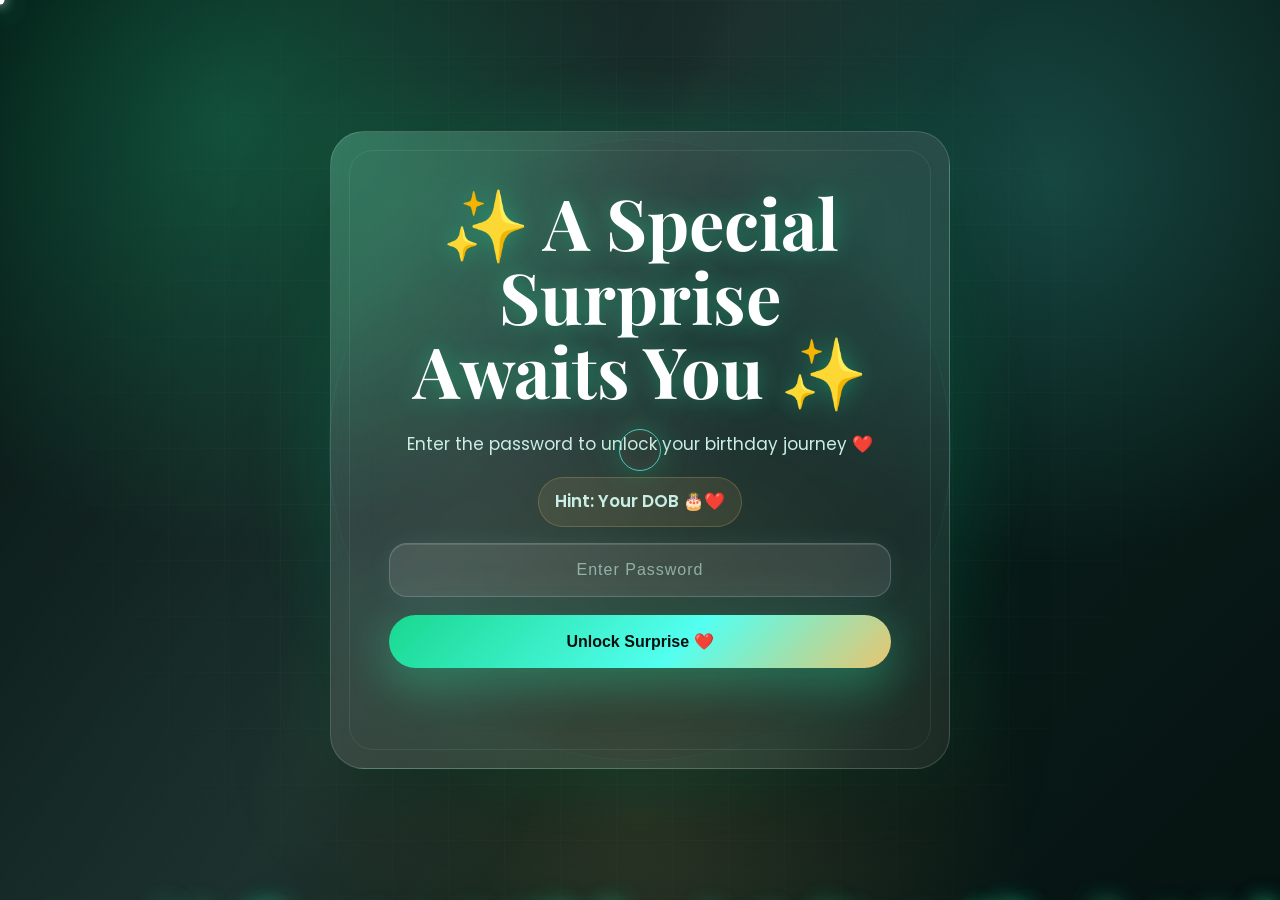
<file: index.html>
<!DOCTYPE html>
<html lang="en">
<head>
<meta charset="UTF-8">
<meta name="viewport" content="width=device-width, initial-scale=1.0">

<title>A Surprise For You ❤️</title>

<link href="https://fonts.googleapis.com/css2?family=Playfair+Display:wght@600;700&family=Poppins:wght@300;400;500;600;700&display=swap" rel="stylesheet">

<style>
*{
  margin:0;
  padding:0;
  box-sizing:border-box;
}

:root{
  --night:#061311;
  --emerald:#19d88f;
  --teal:#53fff0;
  --mint:#d8fff4;
  --pearl:#f7fffc;
  --gold:#e8c46f;
  --soft:#c8eee5;
  --glass:rgba(255,255,255,.1);
}

body{
  min-height:100vh;
  overflow:hidden;
  cursor:none;
  font-family:'Poppins',sans-serif;
  color:var(--pearl);
  background:
    radial-gradient(circle at 18% 14%, rgba(25,216,143,.28), transparent 32%),
    radial-gradient(circle at 82% 20%, rgba(83,255,240,.18), transparent 30%),
    radial-gradient(circle at 50% 90%, rgba(232,196,111,.16), transparent 38%),
    linear-gradient(135deg,#04100e,#0a211d 48%,#061311);
}

body:before{
  content:"";
  position:fixed;
  inset:0;
  pointer-events:none;
  background-image:
    linear-gradient(rgba(255,255,255,.045) 1px, transparent 1px),
    linear-gradient(90deg, rgba(255,255,255,.045) 1px, transparent 1px);
  background-size:56px 56px;
  mask-image:radial-gradient(circle at center, black, transparent 82%);
}

body:after{
  content:"";
  position:fixed;
  inset:0;
  pointer-events:none;
  background:linear-gradient(120deg, transparent 0%, rgba(255,255,255,.08) 42%, transparent 56%);
  animation:scanGlow 8s ease-in-out infinite;
}

@keyframes scanGlow{
  0%{
    transform:translateX(-90%) skewX(-16deg);
    opacity:0;
  }

  35%{
    opacity:.35;
  }

  100%{
    transform:translateX(90%) skewX(-16deg);
    opacity:0;
  }
}

.container{
  min-height:100vh;
  width:min(92vw,920px);
  margin:auto;
  display:flex;
  align-items:center;
  justify-content:center;
  position:relative;
  z-index:2;
  padding:34px 0;
}

.container:before{
  content:"";
  position:absolute;
  width:min(620px,86vw);
  aspect-ratio:1;
  border-radius:50%;
  border:1px solid rgba(83,255,240,.16);
  box-shadow:
    0 0 90px rgba(25,216,143,.16),
    inset 0 0 70px rgba(83,255,240,.05);
  animation:orbitSpin 18s linear infinite;
}

.container:after{
  content:"";
  position:absolute;
  width:min(460px,70vw);
  aspect-ratio:1;
  border-radius:50%;
  border:1px dashed rgba(232,196,111,.2);
  animation:orbitSpinReverse 14s linear infinite;
}

@keyframes orbitSpin{
  to{
    transform:rotate(360deg);
  }
}

@keyframes orbitSpinReverse{
  to{
    transform:rotate(-360deg);
  }
}

.card{
  width:min(100%,620px);
  position:relative;
  z-index:3;
  padding:54px clamp(24px,6vw,58px);
  text-align:center;
  border-radius:34px;
  background:
    linear-gradient(135deg, rgba(255,255,255,.13), rgba(255,255,255,.055)),
    radial-gradient(circle at top left, rgba(25,216,143,.22), transparent 44%);
  border:1px solid rgba(255,255,255,.16);
  backdrop-filter:blur(24px);
  box-shadow:
    0 34px 90px rgba(0,0,0,.34),
    0 0 90px rgba(25,216,143,.16);
  overflow:hidden;
  animation:cardIn .9s ease both;
}

@keyframes cardIn{
  from{
    opacity:0;
    transform:translateY(24px) scale(.97);
  }

  to{
    opacity:1;
    transform:translateY(0) scale(1);
  }
}

.card:before{
  content:"";
  position:absolute;
  inset:18px;
  border-radius:24px;
  border:1px solid rgba(255,255,255,.08);
  pointer-events:none;
}

.card:after{
  content:"";
  position:absolute;
  top:0;
  left:-65%;
  width:52%;
  height:100%;
  background:linear-gradient(90deg, transparent, rgba(255,255,255,.13), transparent);
  transform:skewX(-15deg);
  animation:cardShine 7s ease-in-out infinite;
}

@keyframes cardShine{
  0%,25%{
    left:-65%;
  }

  70%,100%{
    left:120%;
  }
}

h1{
  position:relative;
  z-index:1;
  font-family:'Playfair Display',serif;
  font-size:clamp(2.4rem,6vw,4.4rem);
  line-height:1.05;
  color:white;
  margin-bottom:22px;
  text-shadow:
    0 0 22px rgba(25,216,143,.42),
    0 0 70px rgba(83,255,240,.18);
}

.card p{
  position:relative;
  z-index:1;
  color:var(--soft);
  font-size:17px;
  line-height:1.75;
  margin-bottom:16px;
}

.hint{
  display:inline-flex;
  align-items:center;
  justify-content:center;
  margin:2px auto 26px;
  padding:9px 16px;
  border-radius:999px;
  color:var(--gold);
  font-size:14px;
  font-weight:600;
  background:rgba(232,196,111,.1);
  border:1px solid rgba(232,196,111,.22);
}

input{
  position:relative;
  z-index:1;
  width:100%;
  margin:0 0 18px;
  padding:17px 20px;
  border:none;
  outline:none;
  border-radius:18px;
  background:rgba(255,255,255,.1);
  border:1px solid rgba(255,255,255,.17);
  color:white;
  font-size:16px;
  text-align:center;
  letter-spacing:1px;
  box-shadow:
    inset 0 1px 0 rgba(255,255,255,.12),
    0 0 24px rgba(83,255,240,.08);
}

input::placeholder{
  color:rgba(216,255,244,.55);
}

input:focus{
  border-color:rgba(83,255,240,.55);
  box-shadow:
    0 0 0 4px rgba(83,255,240,.09),
    0 0 32px rgba(25,216,143,.16);
}

button{
  position:relative;
  z-index:1;
  width:100%;
  padding:17px 28px;
  border:none;
  border-radius:999px;
  background:linear-gradient(135deg,var(--emerald),var(--teal) 58%,var(--gold));
  color:#04100e;
  font-size:16px;
  font-weight:800;
  cursor:none;
  overflow:hidden;
  box-shadow:
    0 18px 44px rgba(25,216,143,.28),
    0 0 58px rgba(83,255,240,.14);
  transition:transform .25s ease, box-shadow .25s ease;
}

button:before{
  content:"";
  position:absolute;
  inset:0;
  background:linear-gradient(90deg, transparent, rgba(255,255,255,.45), transparent);
  transform:translateX(-100%);
  transition:transform .55s ease;
}

button:hover{
  transform:translateY(-3px) scale(1.01);
  box-shadow:
    0 25px 62px rgba(25,216,143,.36),
    0 0 86px rgba(83,255,240,.22);
}

button:hover:before{
  transform:translateX(100%);
}

#message{
  min-height:28px;
  margin-top:18px;
  margin-bottom:0;
  color:var(--gold);
  font-weight:600;
}

.float{
  position:fixed;
  bottom:-40px;
  pointer-events:none;
  z-index:1;
  opacity:.76;
  animation:rise linear infinite;
  filter:
    drop-shadow(0 0 10px rgba(25,216,143,.5))
    drop-shadow(0 0 18px rgba(83,255,240,.18));
}

@keyframes rise{
  0%{
    transform:translateY(0) rotate(0deg) scale(.82);
    opacity:0;
  }

  12%{
    opacity:.76;
  }

  100%{
    transform:translateY(-115vh) rotate(34deg) scale(1.18);
    opacity:0;
  }
}

.cursor-dot,
.cursor-ring{
  position:fixed;
  top:0;
  left:0;
  pointer-events:none;
  z-index:9999;
  transform:translate(-50%,-50%);
}

.cursor-dot{
  width:9px;
  height:9px;
  border-radius:50%;
  background:white;
  box-shadow:
    0 0 12px rgba(255,255,255,.9),
    0 0 26px rgba(25,216,143,.9),
    0 0 44px rgba(83,255,240,.55);
}

.cursor-ring{
  width:42px;
  height:42px;
  border:1px solid rgba(83,255,240,.72);
  border-radius:50%;
  box-shadow:
    0 0 30px rgba(25,216,143,.28),
    inset 0 0 22px rgba(232,196,111,.08);
  transition:
    width .2s ease,
    height .2s ease,
    border-color .2s ease,
    opacity .2s ease;
}

.cursor-ring.active{
  width:66px;
  height:66px;
  border-color:rgba(232,196,111,.85);
  opacity:.95;
}

.trail{
  position:fixed;
  pointer-events:none;
  z-index:9998;
  color:white;
  font-size:14px;
  animation:trailFade .85s ease-out forwards;
  text-shadow:
    0 0 12px rgba(25,216,143,.9),
    0 0 24px rgba(83,255,240,.55);
}

@keyframes trailFade{
  0%{
    transform:translate(-50%,-50%) scale(.35) rotate(0deg);
    opacity:1;
  }

  100%{
    transform:translate(-50%,-96%) scale(1.65) rotate(50deg);
    opacity:0;
  }
}

@media(max-width:620px){
  body{
    cursor:auto;
  }

  .cursor-dot,
  .cursor-ring{
    display:none;
  }

  .card{
    border-radius:26px;
    padding:42px 22px;
  }

  button{
    cursor:pointer;
  }

  h1{
    font-size:2.45rem;
  }
}
</style>
</head>

<body>

<div class="container">

  <div class="card">

    <h1>✨ A Special Surprise Awaits You ✨</h1>

    <p>
      Enter the password to unlock your birthday journey ❤️
    </p>

    <p class="hint">
      Hint: Your DOB 🎂❤️
    </p>

    <input
      type="password"
      id="password"
      placeholder="Enter Password"
    >

    <button onclick="checkPassword()">
      Unlock Surprise ❤️
    </button>

    <p id="message"></p>

  </div>

</div>

<script>
const floatIcons = ["✨","💚","🫧","🌙","💎","✦","🌷"];

for(let i = 0; i < 54; i++){
  const item = document.createElement("div");
  item.className = "float";
  item.innerHTML = floatIcons[Math.floor(Math.random() * floatIcons.length)];
  item.style.left = Math.random() * 100 + "%";
  item.style.animationDuration = 10 + Math.random() * 12 + "s";
  item.style.animationDelay = Math.random() * 8 + "s";
  item.style.fontSize = 14 + Math.random() * 18 + "px";
  document.body.appendChild(item);
}

const cursorDot = document.createElement("div");
cursorDot.className = "cursor-dot";

const cursorRing = document.createElement("div");
cursorRing.className = "cursor-ring";

document.body.appendChild(cursorRing);
document.body.appendChild(cursorDot);

let mouseX = window.innerWidth / 2;
let mouseY = window.innerHeight / 2;
let ringX = mouseX;
let ringY = mouseY;
let lastTrail = 0;

document.addEventListener("mousemove", function(e){
  mouseX = e.clientX;
  mouseY = e.clientY;

  cursorDot.style.left = mouseX + "px";
  cursorDot.style.top = mouseY + "px";

  const now = Date.now();

  if(now - lastTrail > 42){
    createTrail(mouseX, mouseY);
    lastTrail = now;
  }
});

document.querySelectorAll("button, input").forEach(function(element){
  element.addEventListener("mouseenter", function(){
    cursorRing.classList.add("active");
  });

  element.addEventListener("mouseleave", function(){
    cursorRing.classList.remove("active");
  });
});

function animateCursor(){
  ringX += (mouseX - ringX) * .14;
  ringY += (mouseY - ringY) * .14;

  cursorRing.style.left = ringX + "px";
  cursorRing.style.top = ringY + "px";

  requestAnimationFrame(animateCursor);
}

animateCursor();

function createTrail(x, y){
  const trail = document.createElement("div");
  trail.className = "trail";
  trail.innerHTML = Math.random() > .5 ? "✦" : "✨";

  trail.style.left = x + (Math.random() * 28 - 14) + "px";
  trail.style.top = y + (Math.random() * 28 - 14) + "px";
  trail.style.fontSize = 9 + Math.random() * 12 + "px";

  document.body.appendChild(trail);

  setTimeout(function(){
    trail.remove();
  }, 900);
}
</script>

<script src="script.js"></script>

</body>
</html>
</file>
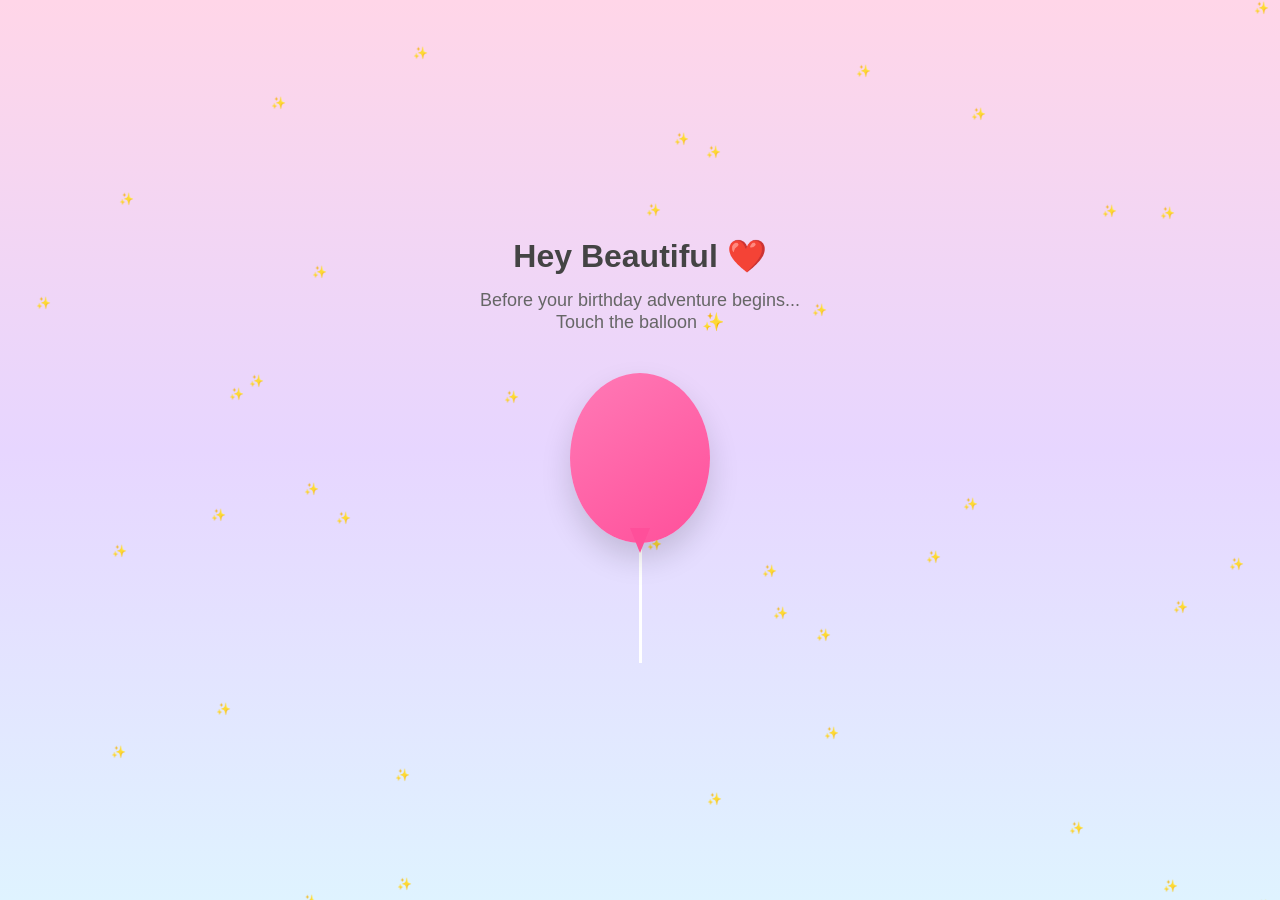
<file: ballon.html>
<!DOCTYPE html>
<html lang="en">
<head>
<meta charset="UTF-8">
<meta name="viewport" content="width=device-width, initial-scale=1.0">

<title>Birthday Adventure ❤️</title>

<style>

*{
    margin:0;
    padding:0;
    box-sizing:border-box;
}

body{
    height:100vh;
    overflow:hidden;

    display:flex;
    justify-content:center;
    align-items:center;
    flex-direction:column;

    background:linear-gradient(
        180deg,
        #ffd6e8,
        #e7d6ff,
        #dff3ff
    );

    font-family:Arial, sans-serif;
}

.stars{
    position:absolute;
    width:100%;
    height:100%;
    overflow:hidden;
}

.star{
    position:absolute;
    color:white;
    font-size:12px;
    animation:twinkle 2s infinite;
}

@keyframes twinkle{
    0%,100%{
        opacity:.2;
    }
    50%{
        opacity:1;
    }
}

.title{
    text-align:center;
    z-index:10;
}

.title h1{
    color:#444;
    margin-bottom:15px;
}

.title p{
    color:#666;
    font-size:18px;
}

.balloon-container{
    margin-top:40px;
    position:relative;
    z-index:10;
}

.balloon{

    width:140px;
    height:170px;

    background:linear-gradient(
        145deg,
        #ff7ab6,
        #ff4f9a
    );

    border-radius:50%;

    position:relative;

    cursor:pointer;

    animation:float 3s ease-in-out infinite;

    box-shadow:0 15px 30px rgba(0,0,0,.15);
}

.balloon:after{

    content:"";

    width:20px;
    height:25px;

    background:#ff4f9a;

    position:absolute;

    bottom:-10px;
    left:60px;

    clip-path:polygon(
    50% 100%,
    0 0,
    100% 0
    );
}

.string{

    width:3px;
    height:120px;

    background:white;

    margin:auto;
}

@keyframes float{

    0%{
        transform:translateY(0);
    }

    50%{
        transform:translateY(-25px);
    }

    100%{
        transform:translateY(0);
    }
}

.pop{
    animation:pop .5s forwards;
}

@keyframes pop{

    0%{
        transform:scale(1);
    }

    100%{
        transform:scale(1.6);
        opacity:0;
    }
}

.letter{

    display:none;

    position:absolute;

    width:90%;
    max-width:700px;

    background:white;

    padding:30px;

    border-radius:25px;

    box-shadow:0 10px 40px rgba(0,0,0,.15);

    z-index:100;
}

.letter h2{
    margin-bottom:20px;
    color:#ff4f9a;
}

.letter p{
    line-height:1.8;
    color:#444;
}

.btn{

    margin-top:25px;

    padding:15px 30px;

    border:none;

    background:#ff4f9a;

    color:white;

    border-radius:15px;

    cursor:pointer;

    font-size:16px;
}

.hearts{
    position:absolute;
    width:100%;
    height:100%;
    pointer-events:none;
}

.heart{
    position:absolute;
    font-size:24px;
    animation:fly 3s linear forwards;
}

@keyframes fly{

    from{
        opacity:1;
        transform:translateY(0);
    }

    to{
        opacity:0;
        transform:translateY(-300px);
    }
}

</style>
</head>

<body>

<div class="stars" id="stars"></div>

<div class="title">
    <h1>Hey Beautiful ❤️</h1>

    <p>
        Before your birthday adventure begins...
        <br>
        Touch the balloon ✨
    </p>
</div>

<div class="balloon-container">

    <div class="balloon" id="balloon"></div>

    <div class="string"></div>

</div>

<div class="hearts" id="hearts"></div>

<div class="letter" id="letter">

<h2>💌 A Little Message For You</h2>

<p>
Hey Beautiful ❤️
<br><br>

Before we begin this little birthday adventure,
I want to tell you something.
<br><br>

Thank you for bringing happiness into my life
in ways you'll probably never realize.
<br><br>

Thank you for the smiles, the memories,
the laughs, and even the little moments
that seem ordinary but mean everything to me.
<br><br>

You make my days brighter,
my heart calmer,
and my life more beautiful.
<br><br>

This website is just a tiny surprise,
but every page was made with thoughts of you.
<br><br>

Today is your special day,
and for the next few minutes,
I want you to simply enjoy this journey.
<br><br>

Happy Birthday Darling ❤️
<br><br>

<b>
Forever Yours,
<br>
Sanskar ❤️
</b>

</p>

<button class="btn"
onclick="nextPage()">
Continue Our Journey ❤️
</button>

</div>

<script>

for(let i=0;i<40;i++){

    let star=document.createElement("div");

    star.classList.add("star");

    star.innerHTML="✨";

    star.style.left=Math.random()*100+"%";
    star.style.top=Math.random()*100+"%";

    star.style.animationDelay=
    Math.random()*2+"s";

    document.getElementById("stars")
    .appendChild(star);
}

document.getElementById("balloon")
.addEventListener("click",()=>{

    document.getElementById("balloon")
    .classList.add("pop");

    for(let i=0;i<20;i++){

        let heart=document.createElement("div");

        heart.classList.add("heart");

        heart.innerHTML="❤️";

        heart.style.left=
        Math.random()*100+"%";

        heart.style.top=
        Math.random()*100+"%";

        document.getElementById("hearts")
        .appendChild(heart);
    }

    setTimeout(()=>{

        document.querySelector(
        ".balloon-container"
        ).style.display="none";

        document.querySelector(
        ".title"
        ).style.display="none";

        document.getElementById(
        "letter"
        ).style.display="block";

    },700);

});

function nextPage(){

    window.location.href=
    "twenty-balloons.html";
}

</script>

</body>
</html>
</file>
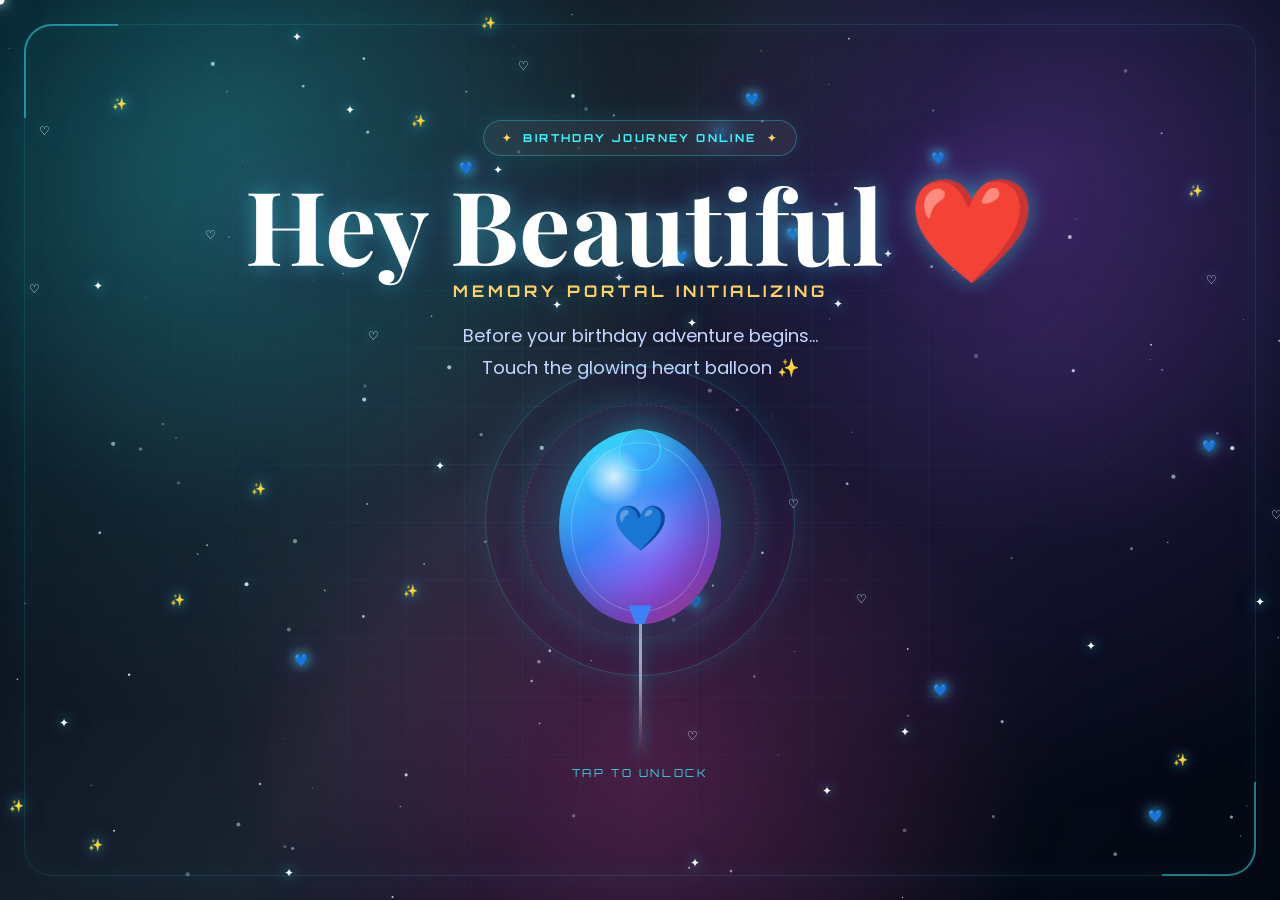
<file: balloon.html>
<!DOCTYPE html>
<html lang="en">
<head>
<meta charset="UTF-8">
<meta name="viewport" content="width=device-width, initial-scale=1.0">

<title>Birthday Adventure ❤️</title>

<link href="https://fonts.googleapis.com/css2?family=Orbitron:wght@500;600;700;800&family=Playfair+Display:wght@600;700&family=Poppins:wght@300;400;500;600;700&display=swap" rel="stylesheet">

<style>
*{
    margin:0;
    padding:0;
    box-sizing:border-box;
}

:root{
    --void:#020611;
    --space:#07111f;
    --panel:#09192b;
    --cyan:#35f7ff;
    --blue:#3b82f6;
    --violet:#a855f7;
    --pink:#ff4fba;
    --gold:#ffd166;
    --white:#f7fbff;
    --soft:#c6d7ff;
    --glass:rgba(255,255,255,.08);
}

html{
    scroll-behavior:smooth;
}

body{
    min-height:100vh;
    overflow:hidden;
    cursor:none;
    display:flex;
    justify-content:center;
    align-items:center;
    flex-direction:column;
    font-family:'Poppins',sans-serif;
    color:var(--white);
    background:
        radial-gradient(circle at 18% 15%, rgba(53,247,255,.18), transparent 30%),
        radial-gradient(circle at 82% 18%, rgba(168,85,247,.22), transparent 30%),
        radial-gradient(circle at 50% 88%, rgba(255,79,186,.18), transparent 38%),
        linear-gradient(135deg,#020611,#07111f 52%,#030712);
}

body:before{
    content:"";
    position:fixed;
    inset:0;
    z-index:-5;
    pointer-events:none;
    background-image:
        linear-gradient(rgba(53,247,255,.055) 1px, transparent 1px),
        linear-gradient(90deg, rgba(53,247,255,.055) 1px, transparent 1px);
    background-size:58px 58px;
    mask-image:radial-gradient(circle at center, black, transparent 82%);
}

body:after{
    content:"";
    position:fixed;
    inset:0;
    z-index:-4;
    pointer-events:none;
    background:
        linear-gradient(120deg, transparent 0%, rgba(255,255,255,.08) 42%, transparent 56%);
    animation:scanSweep 7s ease-in-out infinite;
}

@keyframes scanSweep{
    0%{
        transform:translateX(-95%) skewX(-16deg);
        opacity:0;
    }

    35%{
        opacity:.38;
    }

    100%{
        transform:translateX(95%) skewX(-16deg);
        opacity:0;
    }
}

#spaceCanvas{
    position:fixed;
    inset:0;
    width:100%;
    height:100%;
    pointer-events:none;
    z-index:-3;
}

.aurora{
    position:fixed;
    inset:-22%;
    z-index:-2;
    pointer-events:none;
    background:
        radial-gradient(circle at 25% 30%, rgba(53,247,255,.16), transparent 32%),
        radial-gradient(circle at 72% 42%, rgba(168,85,247,.16), transparent 30%),
        radial-gradient(circle at 50% 70%, rgba(255,79,186,.12), transparent 34%);
    filter:blur(20px);
    animation:auroraMove 15s ease-in-out infinite alternate;
}

@keyframes auroraMove{
    0%{
        transform:translate3d(-2%,0,0) scale(1);
    }

    100%{
        transform:translate3d(2%,-2%,0) scale(1.05);
    }
}

.hud-frame{
    position:fixed;
    inset:24px;
    pointer-events:none;
    z-index:1;
    border:1px solid rgba(53,247,255,.12);
    border-radius:28px;
    box-shadow:
        inset 0 0 32px rgba(53,247,255,.04),
        0 0 42px rgba(53,247,255,.04);
}

.hud-frame:before,
.hud-frame:after{
    content:"";
    position:absolute;
    width:92px;
    height:92px;
    border-color:rgba(53,247,255,.45);
    border-style:solid;
}

.hud-frame:before{
    top:-1px;
    left:-1px;
    border-width:2px 0 0 2px;
    border-top-left-radius:28px;
}

.hud-frame:after{
    right:-1px;
    bottom:-1px;
    border-width:0 2px 2px 0;
    border-bottom-right-radius:28px;
}

.stars{
    position:absolute;
    width:100%;
    height:100%;
    overflow:hidden;
    pointer-events:none;
}

.star{
    position:absolute;
    color:white;
    font-size:12px;
    animation:twinkle 2.2s infinite;
    text-shadow:
        0 0 12px rgba(53,247,255,.85),
        0 0 24px rgba(168,85,247,.55);
}

@keyframes twinkle{
    0%,100%{
        opacity:.18;
        transform:scale(.75);
    }

    50%{
        opacity:1;
        transform:scale(1.2);
    }
}

.title{
    text-align:center;
    z-index:10;
    padding:0 18px;
    animation:fadeUp .9s ease both;
}

.system-tag{
    display:inline-flex;
    align-items:center;
    gap:10px;
    margin-bottom:18px;
    padding:10px 18px;
    border-radius:999px;
    border:1px solid rgba(53,247,255,.28);
    background:rgba(255,255,255,.06);
    backdrop-filter:blur(14px);
    color:var(--cyan);
    font-family:'Orbitron',sans-serif;
    font-size:11px;
    font-weight:700;
    letter-spacing:2.4px;
    text-transform:uppercase;
    box-shadow:0 0 28px rgba(53,247,255,.1);
}

.system-tag:before,
.system-tag:after{
    content:"✦";
    color:var(--gold);
}

.title h1{
    font-family:'Playfair Display',serif;
    font-size:clamp(3rem,8vw,6.5rem);
    line-height:.98;
    color:white;
    margin-bottom:20px;
    text-shadow:
        0 0 22px rgba(53,247,255,.44),
        0 0 74px rgba(168,85,247,.3),
        0 18px 55px rgba(0,0,0,.4);
}

.title h1 span{
    display:block;
    margin-top:10px;
    font-family:'Orbitron',sans-serif;
    font-size:clamp(.78rem,2vw,1rem);
    letter-spacing:4px;
    text-transform:uppercase;
    color:var(--gold);
}

.title p{
    color:var(--soft);
    font-size:18px;
    line-height:1.8;
}

.balloon-container{
    margin-top:46px;
    position:relative;
    z-index:10;
    display:flex;
    flex-direction:column;
    align-items:center;
    animation:fadeUp .9s .2s ease both;
}

.orbit{
    position:absolute;
    top:-64px;
    left:50%;
    width:310px;
    height:310px;
    transform:translateX(-50%);
    border-radius:50%;
    pointer-events:none;
}

.orbit:before,
.orbit:after{
    content:"";
    position:absolute;
    inset:0;
    border-radius:50%;
    border:1px solid rgba(53,247,255,.22);
    box-shadow:
        0 0 38px rgba(53,247,255,.12),
        inset 0 0 34px rgba(168,85,247,.08);
    animation:orbitSpin 12s linear infinite;
}

.orbit:after{
    inset:38px;
    border-style:dashed;
    border-color:rgba(255,79,186,.26);
    animation:orbitSpinReverse 9s linear infinite;
}

@keyframes orbitSpin{
    to{
        transform:rotate(360deg);
    }
}

@keyframes orbitSpinReverse{
    to{
        transform:rotate(-360deg);
    }
}

.energy-core{
    position:absolute;
    top:26px;
    left:50%;
    width:220px;
    height:220px;
    transform:translateX(-50%);
    border-radius:50%;
    background:
        radial-gradient(circle, rgba(53,247,255,.16), rgba(168,85,247,.08), transparent 70%);
    filter:blur(1px);
    animation:corePulse 2.5s ease-in-out infinite;
    pointer-events:none;
}

@keyframes corePulse{
    0%,100%{
        transform:translateX(-50%) scale(.96);
        opacity:.65;
    }

    50%{
        transform:translateX(-50%) scale(1.08);
        opacity:1;
    }
}

.balloon{
    width:162px;
    height:194px;
    background:
        radial-gradient(circle at 34% 24%, rgba(255,255,255,.82), transparent 16%),
        linear-gradient(145deg,#35f7ff,#3b82f6 45%,#a855f7 78%,#ff4fba);
    border-radius:50%;
    position:relative;
    cursor:none;
    animation:float 3s ease-in-out infinite;
    box-shadow:
        0 24px 56px rgba(0,0,0,.38),
        0 0 60px rgba(53,247,255,.35),
        0 0 100px rgba(168,85,247,.2),
        inset -18px -24px 36px rgba(2,6,17,.32);
    overflow:hidden;
}

.balloon:before{
    content:"💙";
    position:absolute;
    inset:0;
    display:grid;
    place-items:center;
    font-size:44px;
    filter:drop-shadow(0 0 16px rgba(255,255,255,.4));
    z-index:2;
}

.balloon:after{
    content:"";
    width:24px;
    height:29px;
    background:#3b82f6;
    position:absolute;
    bottom:-10px;
    left:69px;
    clip-path:polygon(50% 100%,0 0,100% 0);
}

.balloon-glow{
    position:absolute;
    inset:12px;
    border-radius:50%;
    border:1px solid rgba(255,255,255,.22);
    pointer-events:none;
}

.string{
    width:3px;
    height:130px;
    background:linear-gradient(var(--white), transparent);
    margin:auto;
    box-shadow:0 0 14px rgba(53,247,255,.55);
}

.touch-label{
    margin-top:12px;
    color:var(--cyan);
    font-family:'Orbitron',sans-serif;
    font-size:11px;
    letter-spacing:2.6px;
    text-transform:uppercase;
    opacity:.85;
    animation:blinkText 1.6s ease-in-out infinite;
}

@keyframes blinkText{
    0%,100%{
        opacity:.42;
    }

    50%{
        opacity:1;
    }
}

@keyframes float{
    0%{
        transform:translateY(0);
    }

    50%{
        transform:translateY(-26px);
    }

    100%{
        transform:translateY(0);
    }
}

.pop{
    animation:pop .5s forwards;
}

@keyframes pop{
    0%{
        transform:scale(1);
        filter:blur(0);
    }

    100%{
        transform:scale(2);
        opacity:0;
        filter:blur(8px);
    }
}

.letter{
    display:none;
    position:absolute;
    width:90%;
    max-width:790px;
    padding:1px;
    border-radius:34px;
    background:
        linear-gradient(135deg, rgba(53,247,255,.65), rgba(168,85,247,.52), rgba(255,79,186,.42));
    box-shadow:
        0 34px 100px rgba(0,0,0,.48),
        0 0 110px rgba(53,247,255,.18),
        0 0 110px rgba(168,85,247,.12);
    z-index:100;
    animation:letterIn .75s ease both;
}

@keyframes letterIn{
    from{
        opacity:0;
        transform:translateY(24px) scale(.95);
    }

    to{
        opacity:1;
        transform:translateY(0) scale(1);
    }
}

.letter-inner{
    position:relative;
    background:
        linear-gradient(135deg, rgba(3,8,24,.94), rgba(17,18,56,.86)),
        radial-gradient(circle at top left, rgba(53,247,255,.18), transparent 44%);
    backdrop-filter:blur(24px);
    padding:42px clamp(24px,5vw,52px);
    border-radius:33px;
    overflow:hidden;
}

.letter-inner:before{
    content:"";
    position:absolute;
    inset:16px;
    border-radius:24px;
    border:1px solid rgba(255,255,255,.09);
    pointer-events:none;
}

.letter-inner:after{
    content:"";
    position:absolute;
    top:0;
    left:-65%;
    width:52%;
    height:100%;
    background:linear-gradient(90deg, transparent, rgba(255,255,255,.13), transparent);
    transform:skewX(-15deg);
    animation:letterShine 7s ease-in-out infinite;
}

@keyframes letterShine{
    0%,25%{
        left:-65%;
    }

    70%,100%{
        left:120%;
    }
}

.letter h2{
    position:relative;
    z-index:1;
    margin-bottom:20px;
    color:white;
    font-family:'Playfair Display',serif;
    font-size:clamp(2rem,5vw,3.5rem);
    text-shadow:
        0 0 24px rgba(53,247,255,.45),
        0 0 50px rgba(168,85,247,.22);
}

.letter p{
    position:relative;
    z-index:1;
    line-height:1.85;
    color:var(--soft);
    font-size:16px;
}

.letter b{
    color:var(--gold);
}

.btn{
    position:relative;
    z-index:1;
    margin-top:26px;
    padding:17px 34px;
    border:none;
    background:linear-gradient(135deg,var(--cyan),var(--blue) 48%,var(--violet) 76%,var(--pink));
    color:#041026;
    border-radius:999px;
    cursor:none;
    font-size:16px;
    font-weight:800;
    overflow:hidden;
    box-shadow:
        0 18px 46px rgba(53,247,255,.28),
        0 0 66px rgba(168,85,247,.2);
    transition:transform .25s ease, box-shadow .25s ease;
}

.btn:before{
    content:"";
    position:absolute;
    inset:0;
    background:linear-gradient(90deg, transparent, rgba(255,255,255,.5), transparent);
    transform:translateX(-100%);
    transition:transform .55s ease;
}

.btn:hover{
    transform:translateY(-3px) scale(1.015);
    box-shadow:
        0 25px 66px rgba(53,247,255,.38),
        0 0 92px rgba(168,85,247,.28);
}

.btn:hover:before{
    transform:translateX(100%);
}

.hearts{
    position:absolute;
    inset:0;
    pointer-events:none;
    z-index:80;
}

.heart{
    position:absolute;
    font-size:24px;
    animation:fly 3s linear forwards;
    text-shadow:
        0 0 14px rgba(53,247,255,.9),
        0 0 24px rgba(168,85,247,.55);
}

@keyframes fly{
    from{
        opacity:1;
        transform:translateY(0) scale(.8);
    }

    to{
        opacity:0;
        transform:translateY(-340px) scale(1.5) rotate(34deg);
    }
}

.burst{
    position:absolute;
    width:10px;
    height:10px;
    border-radius:50%;
    pointer-events:none;
    z-index:90;
    background:var(--cyan);
    box-shadow:0 0 18px var(--cyan);
    animation:burstFly .9s ease-out forwards;
}

@keyframes burstFly{
    from{
        opacity:1;
        transform:translate(0,0) scale(1);
    }

    to{
        opacity:0;
        transform:translate(var(--x),var(--y)) scale(.2);
    }
}

.cursor-dot,
.cursor-ring{
    position:fixed;
    top:0;
    left:0;
    pointer-events:none;
    z-index:9999;
    transform:translate(-50%,-50%);
}

.cursor-dot{
    width:9px;
    height:9px;
    border-radius:50%;
    background:white;
    box-shadow:
        0 0 12px rgba(255,255,255,.9),
        0 0 26px rgba(53,247,255,.9),
        0 0 44px rgba(168,85,247,.55);
}

.cursor-ring{
    width:42px;
    height:42px;
    border:1px solid rgba(53,247,255,.72);
    border-radius:50%;
    box-shadow:
        0 0 30px rgba(53,247,255,.28),
        inset 0 0 22px rgba(168,85,247,.08);
    transition:
        width .2s ease,
        height .2s ease,
        border-color .2s ease,
        opacity .2s ease;
}

.cursor-ring.active{
    width:68px;
    height:68px;
    border-color:rgba(255,79,186,.85);
    opacity:.95;
}

.trail{
    position:fixed;
    pointer-events:none;
    z-index:9998;
    color:white;
    font-size:14px;
    animation:trailFade .85s ease-out forwards;
    text-shadow:
        0 0 12px rgba(53,247,255,.9),
        0 0 24px rgba(168,85,247,.55);
}

@keyframes trailFade{
    0%{
        transform:translate(-50%,-50%) scale(.35) rotate(0deg);
        opacity:1;
    }

    100%{
        transform:translate(-50%,-96%) scale(1.65) rotate(50deg);
        opacity:0;
    }
}

@keyframes fadeUp{
    from{
        opacity:0;
        transform:translateY(24px);
    }

    to{
        opacity:1;
        transform:translateY(0);
    }
}

@media(max-width:680px){
    body{
        cursor:auto;
        overflow-y:auto;
        min-height:100vh;
        padding:30px 0;
    }

    .cursor-dot,
    .cursor-ring{
        display:none;
    }

    .hud-frame{
        inset:12px;
        border-radius:20px;
    }

    .letter{
        position:relative;
        margin:24px auto;
    }

    .letter p{
        font-size:15px;
        line-height:1.75;
    }

    .btn{
        cursor:pointer;
        width:100%;
    }

    .balloon{
        cursor:pointer;
    }

    .orbit{
        transform:translateX(-50%) scale(.82);
    }
}
</style>
</head>

<body>

<canvas id="spaceCanvas"></canvas>

<div class="aurora"></div>
<div class="hud-frame"></div>
<div class="stars" id="stars"></div>

<div class="title">
    <div class="system-tag">Birthday Journey Online</div>

    <h1>
        Hey Beautiful ❤️
        <span>memory portal initializing</span>
    </h1>

    <p>
        Before your birthday adventure begins...
        <br>
        Touch the glowing heart balloon ✨
    </p>
</div>

<div class="balloon-container">

    <div class="orbit"></div>
    <div class="energy-core"></div>

    <div class="balloon" id="balloon">
        <div class="balloon-glow"></div>
    </div>

    <div class="string"></div>

    <div class="touch-label">tap to unlock</div>

</div>

<div class="hearts" id="hearts"></div>

<div class="letter" id="letter">
<div class="letter-inner">

<h2>💌 A Little Message For You</h2>

<p>
Hey Beautiful ❤️
<br><br>

Before we begin this little birthday adventure,
I want to tell you something.
<br><br>

Thank you for bringing happiness into my life
in ways you'll probably never realize.
<br><br>

Thank you for the smiles, the memories,
the laughs, and even the little moments
that seem ordinary but mean everything to me.
<br><br>

You make my days brighter,
my heart calmer,
and my life more beautiful.
<br><br>

This website is just a tiny surprise,
but every page was made with thoughts of you.
<br><br>

Today is your special day,
and for the next few minutes,
I want you to simply enjoy this journey.
<br><br>

Happy Birthday Darling ❤️
<br><br>

<b>
Forever Yours,
<br>
Sanskar ❤️
</b>

</p>

<button class="btn" onclick="nextPage()">
Continue Our Journey ❤️
</button>

</div>
</div>

<script>
const canvas = document.getElementById("spaceCanvas");
const ctx = canvas.getContext("2d");

let width = 0;
let height = 0;
let particles = [];
let meteors = [];

function resizeCanvas(){
    width = canvas.width = window.innerWidth;
    height = canvas.height = window.innerHeight;

    particles = [];
    meteors = [];

    for(let i = 0; i < 120; i++){
        particles.push({
            x:Math.random() * width,
            y:Math.random() * height,
            size:Math.random() * 1.8 + .35,
            speed:Math.random() * .3 + .05,
            glow:Math.random() * .6 + .25
        });
    }

    for(let i = 0; i < 5; i++){
        meteors.push({
            x:Math.random() * width,
            y:Math.random() * height * .55,
            length:Math.random() * 90 + 50,
            speed:Math.random() * 3 + 1.2,
            delay:Math.random() * 260
        });
    }
}

function drawSpace(){
    ctx.clearRect(0,0,width,height);

    for(const p of particles){
        p.y += p.speed;

        if(p.y > height + 10){
            p.y = -10;
            p.x = Math.random() * width;
        }

        ctx.beginPath();
        ctx.arc(p.x,p.y,p.size,0,Math.PI * 2);
        ctx.fillStyle = `rgba(247,251,255,${p.glow})`;
        ctx.shadowBlur = 14;
        ctx.shadowColor = "rgba(53,247,255,.7)";
        ctx.fill();
    }

    for(const m of meteors){
        m.delay -= 1;

        if(m.delay <= 0){
            m.x += m.speed * 2.6;
            m.y += m.speed;

            ctx.beginPath();
            ctx.moveTo(m.x,m.y);
            ctx.lineTo(m.x - m.length,m.y - m.length * .36);
            ctx.strokeStyle = "rgba(53,247,255,.36)";
            ctx.lineWidth = 1.2;
            ctx.shadowBlur = 16;
            ctx.shadowColor = "rgba(53,247,255,.75)";
            ctx.stroke();

            if(m.x > width + 120 || m.y > height + 120){
                m.x = -80;
                m.y = Math.random() * height * .55;
                m.delay = Math.random() * 320 + 90;
            }
        }
    }

    requestAnimationFrame(drawSpace);
}

resizeCanvas();
drawSpace();
window.addEventListener("resize",resizeCanvas);

const cursorDot = document.createElement("div");
cursorDot.className = "cursor-dot";

const cursorRing = document.createElement("div");
cursorRing.className = "cursor-ring";

document.body.appendChild(cursorRing);
document.body.appendChild(cursorDot);

let mouseX = window.innerWidth / 2;
let mouseY = window.innerHeight / 2;
let ringX = mouseX;
let ringY = mouseY;
let lastTrail = 0;

document.addEventListener("mousemove", function(e){
    mouseX = e.clientX;
    mouseY = e.clientY;

    cursorDot.style.left = mouseX + "px";
    cursorDot.style.top = mouseY + "px";

    const now = Date.now();

    if(now - lastTrail > 38){
        createTrail(mouseX,mouseY);
        lastTrail = now;
    }
});

document.querySelectorAll(".balloon, .btn").forEach(function(element){
    element.addEventListener("mouseenter", function(){
        cursorRing.classList.add("active");
    });

    element.addEventListener("mouseleave", function(){
        cursorRing.classList.remove("active");
    });
});

function animateCursor(){
    ringX += (mouseX - ringX) * .14;
    ringY += (mouseY - ringY) * .14;

    cursorRing.style.left = ringX + "px";
    cursorRing.style.top = ringY + "px";

    requestAnimationFrame(animateCursor);
}

animateCursor();

function createTrail(x,y){
    const trail = document.createElement("div");
    trail.className = "trail";
    trail.innerHTML = Math.random() > .5 ? "✦" : "✨";
    trail.style.left = x + (Math.random() * 28 - 14) + "px";
    trail.style.top = y + (Math.random() * 28 - 14) + "px";
    trail.style.fontSize = 9 + Math.random() * 12 + "px";

    document.body.appendChild(trail);

    setTimeout(function(){
        trail.remove();
    },900);
}

for(let i = 0; i < 52; i++){
    let star = document.createElement("div");
    star.classList.add("star");
    star.innerHTML = ["✨","✦","♡","💙"][Math.floor(Math.random() * 4)];
    star.style.left = Math.random() * 100 + "%";
    star.style.top = Math.random() * 100 + "%";
    star.style.animationDelay = Math.random() * 2 + "s";

    document.getElementById("stars").appendChild(star);
}

function createBurst(){
    const rect = document.getElementById("balloon").getBoundingClientRect();
    const centerX = rect.left + rect.width / 2;
    const centerY = rect.top + rect.height / 2;

    for(let i = 0; i < 42; i++){
        const burst = document.createElement("div");
        burst.className = "burst";

        const angle = Math.random() * Math.PI * 2;
        const distance = 90 + Math.random() * 170;

        burst.style.left = centerX + "px";
        burst.style.top = centerY + "px";
        burst.style.setProperty("--x", Math.cos(angle) * distance + "px");
        burst.style.setProperty("--y", Math.sin(angle) * distance + "px");
        burst.style.background = ["#35f7ff","#a855f7","#ff4fba","#ffd166"][Math.floor(Math.random() * 4)];
        burst.style.boxShadow = "0 0 18px currentColor";

        document.body.appendChild(burst);

        setTimeout(function(){
            burst.remove();
        },950);
    }
}

document.getElementById("balloon").addEventListener("click",()=>{

    document.getElementById("balloon").classList.add("pop");

    createBurst();

    for(let i = 0; i < 34; i++){
        let heart = document.createElement("div");
        heart.classList.add("heart");
        heart.innerHTML = ["💙","🤍","✨","💜","💖"][Math.floor(Math.random() * 5)];
        heart.style.left = Math.random() * 100 + "%";
        heart.style.top = Math.random() * 100 + "%";

        document.getElementById("hearts").appendChild(heart);
    }

    setTimeout(()=>{
        document.querySelector(".balloon-container").style.display = "none";
        document.querySelector(".title").style.display = "none";
        document.getElementById("letter").style.display = "block";
    },700);

});

function nextPage(){
    window.location.href = "twenty-balloons.html";
}
</script>

</body>
</html>
</file>
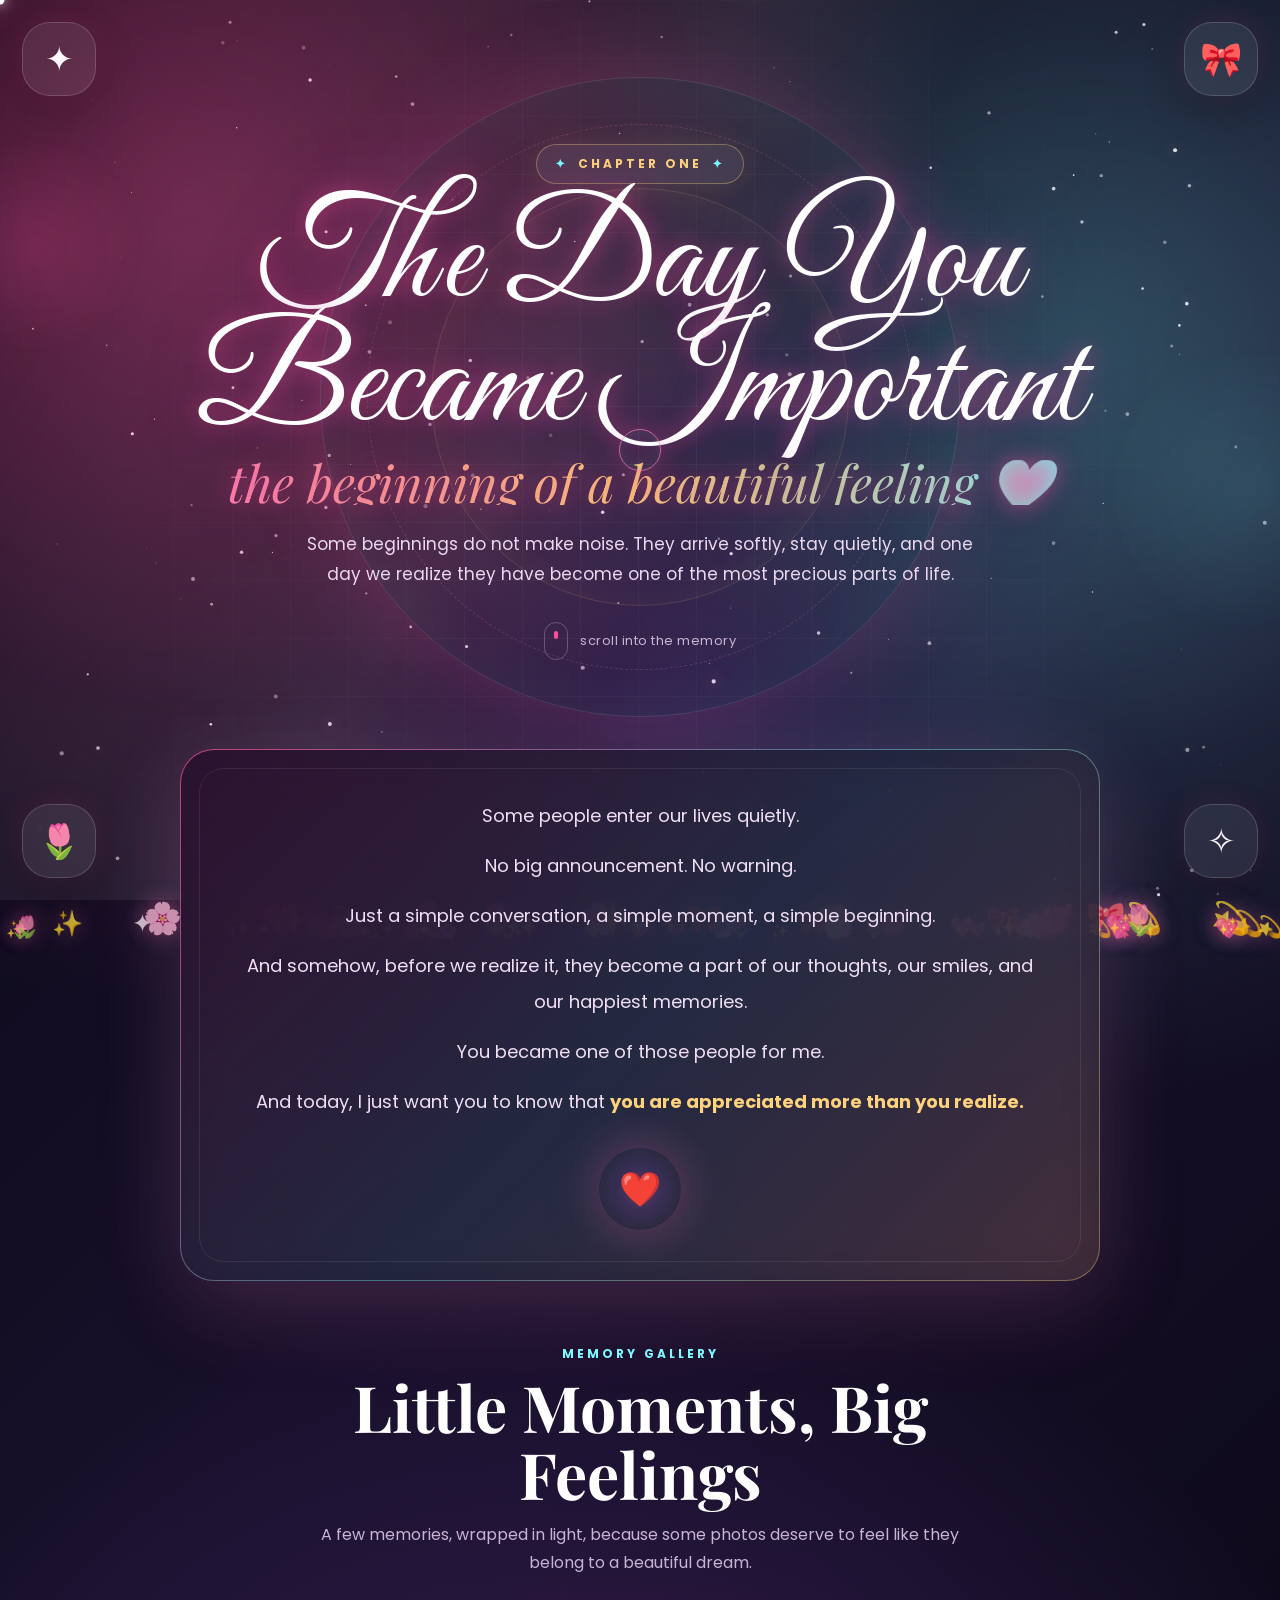
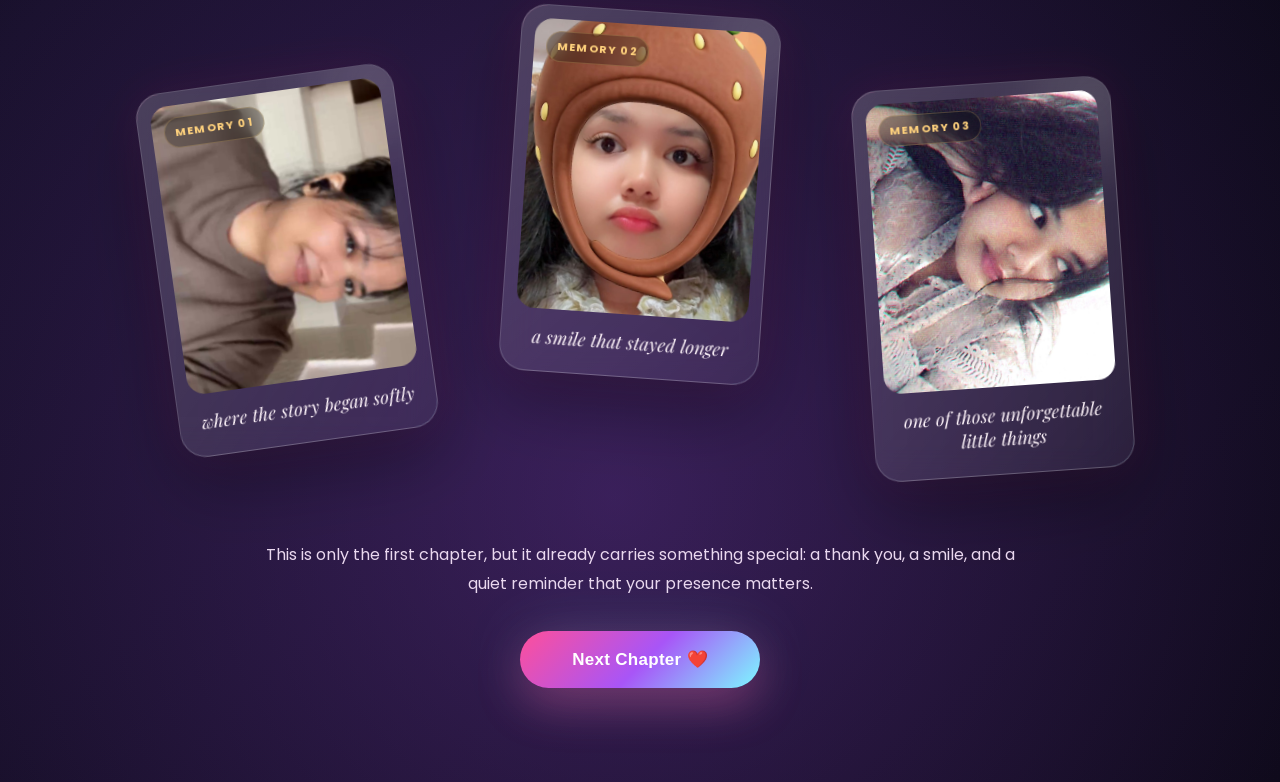
<file: book-page1.html>
<!DOCTYPE html>
<html lang="en">
<head>
<meta charset="UTF-8">
<meta name="viewport" content="width=device-width, initial-scale=1.0">

<title>Chapter 1 ❤️</title>

<link href="https://fonts.googleapis.com/css2?family=Great+Vibes&family=Playfair+Display:wght@500;600;700&family=Poppins:wght@300;400;500;600;700&display=swap" rel="stylesheet">

<style>
*{
  margin:0;
  padding:0;
  box-sizing:border-box;
}

:root{
  --night:#080713;
  --midnight:#121029;
  --plum:#2a1238;
  --rose:#ff4f9a;
  --pink:#ff7eb6;
  --peach:#ffc1a6;
  --gold:#ffd27d;
  --aqua:#7df9ff;
  --violet:#a855f7;
  --white:#fff8fd;
  --soft:#ead8ef;
  --muted:#c9b4d3;
  --glass:rgba(255,255,255,.1);
  --border:rgba(255,255,255,.18);
}

html{
  scroll-behavior:smooth;
}

body{
  min-height:100vh;
  overflow-x:hidden;
  overflow-y:auto;
  position:relative;
  cursor:none;
  font-family:'Poppins',sans-serif;
  color:var(--white);
  background:
    radial-gradient(circle at 15% 10%, rgba(255,79,154,.28), transparent 32%),
    radial-gradient(circle at 84% 18%, rgba(125,249,255,.18), transparent 30%),
    radial-gradient(circle at 48% 88%, rgba(168,85,247,.28), transparent 38%),
    linear-gradient(135deg,#070611,#17102a 45%,#090713);
}

body:before{
  content:"";
  position:fixed;
  inset:0;
  z-index:-5;
  pointer-events:none;
  background-image:
    linear-gradient(rgba(255,255,255,.05) 1px, transparent 1px),
    linear-gradient(90deg, rgba(255,255,255,.05) 1px, transparent 1px);
  background-size:58px 58px;
  mask-image:radial-gradient(circle at center, black, transparent 82%);
}

body:after{
  content:"";
  position:fixed;
  inset:0;
  z-index:-4;
  pointer-events:none;
  background:
    linear-gradient(120deg, transparent 0%, rgba(255,255,255,.08) 42%, transparent 56%);
  animation:skySweep 8s ease-in-out infinite;
}

@keyframes skySweep{
  0%{
    transform:translateX(-90%) skewX(-16deg);
    opacity:0;
  }

  35%{
    opacity:.35;
  }

  70%{
    opacity:.12;
  }

  100%{
    transform:translateX(90%) skewX(-16deg);
    opacity:0;
  }
}

#starCanvas{
  position:fixed;
  inset:0;
  width:100%;
  height:100%;
  z-index:-3;
  pointer-events:none;
}

.aurora{
  position:fixed;
  inset:-20%;
  z-index:-2;
  pointer-events:none;
  background:
    radial-gradient(circle at 25% 30%, rgba(255,79,154,.18), transparent 32%),
    radial-gradient(circle at 75% 40%, rgba(125,249,255,.12), transparent 30%),
    radial-gradient(circle at 52% 70%, rgba(168,85,247,.14), transparent 34%);
  filter:blur(18px);
  animation:auroraMove 16s ease-in-out infinite alternate;
}

@keyframes auroraMove{
  0%{
    transform:translate3d(-2%,0,0) scale(1);
  }

  50%{
    transform:translate3d(2%,-2%,0) scale(1.04);
  }

  100%{
    transform:translate3d(0,2%,0) scale(1.02);
  }
}

.orb{
  position:fixed;
  border-radius:50%;
  pointer-events:none;
  z-index:-1;
  filter:blur(2px);
  opacity:.62;
}

.orb-one{
  width:230px;
  height:230px;
  left:-80px;
  top:130px;
  background:radial-gradient(circle, rgba(255,79,154,.28), transparent 68%);
  animation:orbFloatOne 12s ease-in-out infinite;
}

.orb-two{
  width:300px;
  height:300px;
  right:-120px;
  top:340px;
  background:radial-gradient(circle, rgba(125,249,255,.16), transparent 70%);
  animation:orbFloatTwo 14s ease-in-out infinite;
}

.orb-three{
  width:260px;
  height:260px;
  left:42%;
  bottom:-130px;
  background:radial-gradient(circle, rgba(255,210,125,.12), transparent 72%);
  animation:orbFloatThree 18s ease-in-out infinite;
}

@keyframes orbFloatOne{
  0%,100%{
    transform:translateY(0);
  }

  50%{
    transform:translateY(36px);
  }
}

@keyframes orbFloatTwo{
  0%,100%{
    transform:translateY(0) translateX(0);
  }

  50%{
    transform:translateY(-42px) translateX(-18px);
  }
}

@keyframes orbFloatThree{
  0%,100%{
    transform:translateY(0) scale(1);
  }

  50%{
    transform:translateY(-32px) scale(1.05);
  }
}

.corner{
  position:fixed;
  z-index:3;
  width:74px;
  height:74px;
  display:grid;
  place-items:center;
  pointer-events:none;
  color:var(--white);
  font-size:34px;
  border-radius:28px;
  background:rgba(255,255,255,.08);
  border:1px solid rgba(255,255,255,.16);
  backdrop-filter:blur(14px);
  box-shadow:
    0 18px 44px rgba(0,0,0,.22),
    0 0 28px rgba(255,79,154,.12);
}

.tl{
  top:22px;
  left:22px;
}

.tr{
  top:22px;
  right:22px;
}

.bl{
  bottom:22px;
  left:22px;
}

.br{
  bottom:22px;
  right:22px;
}

.chapter{
  width:min(1180px,92vw);
  min-height:100vh;
  margin:auto;
  padding:64px 0 86px;
  display:flex;
  flex-direction:column;
  align-items:center;
  text-align:center;
  position:relative;
  z-index:2;
}

.hero-shell{
  width:100%;
  min-height:54vh;
  display:grid;
  place-items:center;
  position:relative;
  padding:40px 0 22px;
}

.hero-ring{
  position:absolute;
  width:min(640px,88vw);
  aspect-ratio:1;
  border-radius:50%;
  border:1px solid rgba(255,255,255,.12);
  box-shadow:
    0 0 90px rgba(255,79,154,.18),
    inset 0 0 70px rgba(125,249,255,.05);
  animation:ringSpin 22s linear infinite;
}

.hero-ring:before{
  content:"";
  position:absolute;
  inset:46px;
  border-radius:50%;
  border:1px dashed rgba(255,126,182,.2);
}

.hero-ring:after{
  content:"";
  position:absolute;
  inset:110px;
  border-radius:50%;
  border:1px solid rgba(255,210,125,.15);
  box-shadow:inset 0 0 38px rgba(255,210,125,.06);
}

@keyframes ringSpin{
  to{
    transform:rotate(360deg);
  }
}

.hero-content{
  position:relative;
  z-index:2;
  max-width:950px;
  padding:40px 16px;
}

.chapter-label{
  display:inline-flex;
  align-items:center;
  gap:10px;
  margin-bottom:18px;
  padding:10px 18px;
  border-radius:999px;
  border:1px solid rgba(255,210,125,.34);
  background:rgba(255,255,255,.07);
  backdrop-filter:blur(16px);
  color:var(--gold);
  font-size:12px;
  font-weight:700;
  letter-spacing:3px;
  text-transform:uppercase;
  box-shadow:0 0 30px rgba(255,210,125,.1);
  animation:fadeUp .9s .1s both;
}

.chapter-label:before{
  content:"✦";
  color:var(--aqua);
}

.chapter-label:after{
  content:"✦";
  color:var(--aqua);
}

.title{
  font-family:'Great Vibes',cursive;
  font-size:clamp(4.3rem,11vw,10rem);
  font-weight:400;
  line-height:.88;
  color:white;
  margin-bottom:24px;
  text-shadow:
    0 0 22px rgba(255,79,154,.5),
    0 0 70px rgba(168,85,247,.25),
    0 18px 60px rgba(0,0,0,.3);
  animation:fadeUp .95s .25s both;
}

.title span{
  display:block;
  margin-top:10px;
  font-family:'Playfair Display',serif;
  font-size:clamp(1.8rem,4vw,3.4rem);
  font-style:italic;
  color:transparent;
  background:linear-gradient(90deg,var(--pink),var(--gold),var(--aqua));
  -webkit-background-clip:text;
  background-clip:text;
}

.hero-note{
  max-width:670px;
  margin:0 auto;
  color:var(--soft);
  font-size:17px;
  line-height:1.8;
  animation:fadeUp .95s .42s both;
}

.scroll-hint{
  margin-top:32px;
  display:inline-flex;
  align-items:center;
  gap:12px;
  color:var(--muted);
  font-size:13px;
  letter-spacing:.5px;
  animation:fadeUp .95s .58s both;
}

.scroll-hint .mouse{
  width:24px;
  height:38px;
  border-radius:999px;
  border:1px solid rgba(255,255,255,.24);
  position:relative;
}

.scroll-hint .mouse:before{
  content:"";
  position:absolute;
  top:8px;
  left:50%;
  width:4px;
  height:8px;
  border-radius:999px;
  background:var(--rose);
  transform:translateX(-50%);
  animation:mouseDot 1.7s ease-in-out infinite;
}

@keyframes mouseDot{
  0%{
    opacity:0;
    transform:translate(-50%,0);
  }

  45%{
    opacity:1;
  }

  100%{
    opacity:0;
    transform:translate(-50%,14px);
  }
}

.message-wrap{
  width:100%;
  max-width:920px;
  margin:20px auto 64px;
  padding:1px;
  border-radius:34px;
  background:
    linear-gradient(135deg, rgba(255,79,154,.7), rgba(125,249,255,.42), rgba(255,210,125,.48));
  box-shadow:
    0 28px 90px rgba(255,79,154,.16),
    0 0 110px rgba(125,249,255,.08);
  animation:fadeUp 1s .72s both;
}

.message{
  position:relative;
  background:
    linear-gradient(135deg, rgba(16,12,34,.88), rgba(34,16,48,.78)),
    radial-gradient(circle at top left, rgba(255,79,154,.16), transparent 46%);
  backdrop-filter:blur(22px);
  padding:48px clamp(24px,5vw,62px);
  border-radius:33px;
  max-width:920px;
  line-height:2;
  font-size:18px;
  color:#f1dff4;
  overflow:hidden;
}

.message:before{
  content:"";
  position:absolute;
  inset:18px;
  border-radius:25px;
  border:1px solid rgba(255,255,255,.08);
  pointer-events:none;
}

.message:after{
  content:"";
  position:absolute;
  top:0;
  left:-60%;
  width:50%;
  height:100%;
  background:linear-gradient(90deg, transparent, rgba(255,255,255,.1), transparent);
  transform:skewX(-15deg);
  animation:messageShine 7s ease-in-out infinite;
}

@keyframes messageShine{
  0%,25%{
    left:-60%;
  }

  65%,100%{
    left:120%;
  }
}

.message p{
  position:relative;
  z-index:1;
  margin-bottom:14px;
}

.message strong{
  color:var(--gold);
}

.love-core{
  width:82px;
  height:82px;
  margin:28px auto 2px;
  position:relative;
  z-index:1;
  display:grid;
  place-items:center;
  border-radius:50%;
  font-size:34px;
  background:
    radial-gradient(circle, rgba(255,79,154,.3), rgba(168,85,247,.12), transparent 72%);
  box-shadow:
    0 0 42px rgba(255,79,154,.28),
    0 0 80px rgba(125,249,255,.1);
  animation:lovePulse 2.4s ease-in-out infinite;
}

@keyframes lovePulse{
  0%,100%{
    transform:scale(1);
  }

  50%{
    transform:scale(1.09);
  }
}

.gallery-title{
  margin:0 auto 34px;
  max-width:680px;
  animation:fadeUp 1s .9s both;
}

.gallery-title .mini{
  color:var(--aqua);
  font-size:12px;
  font-weight:700;
  letter-spacing:3px;
  text-transform:uppercase;
  margin-bottom:10px;
}

.gallery-title h2{
  font-family:'Playfair Display',serif;
  font-size:clamp(2.1rem,5vw,4.3rem);
  line-height:1.05;
  color:white;
  margin-bottom:14px;
}

.gallery-title p{
  color:var(--muted);
  line-height:1.75;
  font-size:16px;
}

.polaroids{
  position:relative;
  width:100%;
  height:470px;
  perspective:1200px;
  margin-bottom:24px;
}

.memory-card{
  position:absolute;
  width:260px;
  padding:13px 13px 22px;
  border-radius:26px;
  background:
    linear-gradient(135deg, rgba(255,255,255,.18), rgba(255,255,255,.06));
  border:1px solid rgba(255,255,255,.18);
  box-shadow:
    0 30px 72px rgba(0,0,0,.32),
    0 0 46px rgba(255,79,154,.1);
  backdrop-filter:blur(18px);
  transition:
    transform .45s cubic-bezier(.2,.8,.2,1),
    box-shadow .45s ease,
    border-color .45s ease;
  transform-style:preserve-3d;
  overflow:hidden;
}

.memory-card:before{
  content:"";
  position:absolute;
  inset:-1px;
  border-radius:26px;
  padding:1px;
  background:
    linear-gradient(135deg, rgba(255,79,154,.8), transparent 38%, rgba(125,249,255,.7));
  mask:
    linear-gradient(#000 0 0) content-box,
    linear-gradient(#000 0 0);
  mask-composite:exclude;
  opacity:.42;
  pointer-events:none;
}

.memory-card:after{
  content:"";
  position:absolute;
  width:130px;
  height:130px;
  right:-48px;
  top:-48px;
  border-radius:50%;
  background:rgba(255,255,255,.12);
  filter:blur(32px);
  pointer-events:none;
}

.memory-card:hover{
  transform:translateY(-18px) rotate(0deg) scale(1.04);
  border-color:rgba(255,255,255,.3);
  box-shadow:
    0 42px 96px rgba(0,0,0,.42),
    0 0 76px rgba(255,79,154,.18);
  z-index:10;
}

.memory-card img{
  display:block;
  width:100%;
  aspect-ratio:4/5;
  object-fit:cover;
  border-radius:18px;
  position:relative;
  z-index:1;
  background:#241734;
}

.memory-card .caption{
  position:relative;
  z-index:1;
  padding-top:16px;
  font-family:'Playfair Display',serif;
  font-style:italic;
  color:#fff5fb;
  font-size:18px;
  line-height:1.35;
}

.memory-card .tag{
  position:absolute;
  top:25px;
  left:25px;
  z-index:2;
  padding:6px 10px;
  border-radius:999px;
  font-size:11px;
  font-weight:700;
  letter-spacing:1.2px;
  color:var(--gold);
  background:rgba(0,0,0,.28);
  border:1px solid rgba(255,210,125,.22);
  backdrop-filter:blur(10px);
}

.photo1{
  left:9%;
  top:66px;
  transform:rotate(-8deg);
}

.photo2{
  left:50%;
  top:0;
  transform:translateX(-50%) rotate(4deg);
}

.photo3{
  right:9%;
  top:72px;
  transform:rotate(-4deg);
}

.promise-strip{
  width:min(820px,100%);
  margin:6px auto 0;
  padding:30px 24px 8px;
  color:var(--soft);
  line-height:1.8;
  font-size:16px;
  animation:fadeUp 1s 1.05s both;
}

.nextBtn{
  position:relative;
  margin-top:32px;
  padding:18px 52px;
  border:none;
  border-radius:999px;
  background:
    linear-gradient(135deg, var(--rose), var(--violet) 52%, var(--aqua));
  color:white;
  font-size:17px;
  font-weight:700;
  letter-spacing:.3px;
  cursor:none;
  overflow:hidden;
  box-shadow:
    0 18px 45px rgba(255,79,154,.3),
    0 0 64px rgba(125,249,255,.16);
  transition:
    transform .28s ease,
    box-shadow .28s ease;
  animation:fadeUp 1s 1.15s both;
}

.nextBtn:before{
  content:"";
  position:absolute;
  inset:0;
  background:linear-gradient(90deg, transparent, rgba(255,255,255,.42), transparent);
  transform:translateX(-100%);
  transition:transform .55s ease;
}

.nextBtn span{
  position:relative;
  z-index:1;
}

.nextBtn:hover{
  transform:translateY(-4px) scale(1.02);
  box-shadow:
    0 26px 68px rgba(255,79,154,.38),
    0 0 92px rgba(125,249,255,.24);
}

.nextBtn:hover:before{
  transform:translateX(100%);
}

.nextBtn:active{
  transform:translateY(-1px) scale(.99);
}

.floating{
  position:fixed;
  bottom:-42px;
  z-index:1;
  pointer-events:none;
  opacity:.76;
  animation:float linear infinite;
  filter:
    drop-shadow(0 0 10px rgba(255,79,154,.5))
    drop-shadow(0 0 18px rgba(125,249,255,.16));
}

@keyframes float{
  0%{
    transform:translateY(0) rotate(0deg) scale(.82);
    opacity:0;
  }

  12%{
    opacity:.76;
  }

  86%{
    opacity:.62;
  }

  100%{
    transform:translateY(-115vh) rotate(34deg) scale(1.18);
    opacity:0;
  }
}

.cursor-dot,
.cursor-ring{
  position:fixed;
  top:0;
  left:0;
  pointer-events:none;
  z-index:9999;
  transform:translate(-50%,-50%);
}

.cursor-dot{
  width:9px;
  height:9px;
  border-radius:50%;
  background:white;
  box-shadow:
    0 0 12px rgba(255,255,255,.9),
    0 0 26px rgba(255,79,154,.9),
    0 0 44px rgba(125,249,255,.55);
}

.cursor-ring{
  width:42px;
  height:42px;
  border:1px solid rgba(255,126,182,.72);
  border-radius:50%;
  box-shadow:
    0 0 30px rgba(255,79,154,.28),
    inset 0 0 22px rgba(125,249,255,.08);
  transition:
    width .2s ease,
    height .2s ease,
    border-color .2s ease,
    opacity .2s ease;
}

.cursor-ring.active{
  width:66px;
  height:66px;
  border-color:rgba(125,249,255,.85);
  opacity:.95;
}

.sparkle{
  position:fixed;
  pointer-events:none;
  z-index:9998;
  color:white;
  font-size:14px;
  animation:sparkleFade .85s ease-out forwards;
  text-shadow:
    0 0 12px rgba(255,79,154,.9),
    0 0 24px rgba(125,249,255,.55);
}

@keyframes sparkleFade{
  0%{
    transform:translate(-50%,-50%) scale(.35) rotate(0deg);
    opacity:1;
  }

  100%{
    transform:translate(-50%,-96%) scale(1.65) rotate(50deg);
    opacity:0;
  }
}

.reveal{
  opacity:0;
  transform:translateY(26px);
  transition:
    opacity .8s ease,
    transform .8s ease;
}

.reveal.visible{
  opacity:1;
  transform:translateY(0);
}

@keyframes fadeUp{
  from{
    opacity:0;
    transform:translateY(24px);
  }

  to{
    opacity:1;
    transform:translateY(0);
  }
}

@media(max-width:980px){
  .corner{
    width:58px;
    height:58px;
    border-radius:22px;
    font-size:26px;
  }

  .hero-shell{
    min-height:48vh;
  }

  .polaroids{
    height:auto;
    display:grid;
    grid-template-columns:1fr;
    gap:28px;
    max-width:420px;
    margin-inline:auto;
  }

  .memory-card{
    position:relative;
    width:100%;
    left:auto;
    right:auto;
    top:auto;
    transform:none;
  }

  .photo1,
  .photo2,
  .photo3{
    left:auto;
    right:auto;
    top:auto;
    transform:none;
  }

  .memory-card:hover{
    transform:translateY(-8px) scale(1.02);
  }
}

@media(max-width:640px){
  body{
    cursor:auto;
  }

  .cursor-dot,
  .cursor-ring{
    display:none;
  }

  .chapter{
    width:min(100% - 28px,1180px);
    padding-top:46px;
  }

  .hero-shell{
    min-height:70vh;
  }

  .hero-ring{
    opacity:.72;
  }

  .chapter-label{
    font-size:10px;
    letter-spacing:2px;
    padding:9px 13px;
  }

  .title{
    font-size:4.2rem;
  }

  .title span{
    font-size:1.65rem;
  }

  .hero-note{
    font-size:15px;
  }

  .message{
    padding:40px 22px;
    font-size:16px;
    line-height:1.85;
  }

  .gallery-title h2{
    font-size:2.4rem;
  }

  .corner{
    display:none;
  }

  .nextBtn{
    width:100%;
    max-width:340px;
    cursor:pointer;
  }
}
</style>
</head>

<body>

<canvas id="starCanvas"></canvas>

<div class="aurora"></div>
<div class="orb orb-one"></div>
<div class="orb orb-two"></div>
<div class="orb orb-three"></div>

<div class="corner tl">✦</div>
<div class="corner tr">🎀</div>
<div class="corner bl">🌷</div>
<div class="corner br">✧</div>

<main class="chapter">

  <section class="hero-shell">

    <div class="hero-ring"></div>

    <div class="hero-content">

      <div class="chapter-label">
        Chapter One
      </div>

      <h1 class="title">
        The Day You Became Important
        <span>the beginning of a beautiful feeling ❤️</span>
      </h1>

      <p class="hero-note">
        Some beginnings do not make noise. They arrive softly, stay quietly,
        and one day we realize they have become one of the most precious parts of life.
      </p>

      <div class="scroll-hint">
        <span class="mouse"></span>
        <span>scroll into the memory</span>
      </div>

    </div>

  </section>

  <section class="message-wrap reveal">

    <div class="message">

      <p>
        Some people enter our lives quietly.
      </p>

      <p>
        No big announcement. No warning.
      </p>

      <p>
        Just a simple conversation, a simple moment, a simple beginning.
      </p>

      <p>
        And somehow, before we realize it, they become a part of our thoughts,
        our smiles, and our happiest memories.
      </p>

      <p>
        You became one of those people for me.
      </p>

      <p>
        And today, I just want you to know that
        <strong>you are appreciated more than you realize.</strong>
      </p>

      <div class="love-core">
        ❤️
      </div>

    </div>

  </section>

  <section class="gallery-title reveal">

    <div class="mini">
      Memory Gallery
    </div>

    <h2>
      Little Moments, Big Feelings
    </h2>

    <p>
      A few memories, wrapped in light, because some photos deserve to feel
      like they belong to a beautiful dream.
    </p>

  </section>

  <section class="polaroids reveal">

    <article class="memory-card photo1">

      <div class="tag">
        MEMORY 01
      </div>

      <img src="images/photo1.jpg" alt="Memory one">

      <div class="caption">
        where the story began softly
      </div>

    </article>

    <article class="memory-card photo2">

      <div class="tag">
        MEMORY 02
      </div>

      <img src="images/photo2.jpg" alt="Memory two">

      <div class="caption">
        a smile that stayed longer
      </div>

    </article>

    <article class="memory-card photo3">

      <div class="tag">
        MEMORY 03
      </div>

      <img src="images/photo3.jpg" alt="Memory three">

      <div class="caption">
        one of those unforgettable little things
      </div>

    </article>

  </section>

  <section class="promise-strip reveal">

    <p>
      This is only the first chapter, but it already carries something special:
      a thank you, a smile, and a quiet reminder that your presence matters.
    </p>

    <button class="nextBtn" onclick="location.href='chapter2.html'">
      <span>Next Chapter ❤️</span>
    </button>

  </section>

</main>

<script>
const canvas = document.getElementById("starCanvas");

const ctx = canvas.getContext("2d");

let stars = [];

let meteors = [];

let width = 0;

let height = 0;

function resizeCanvas(){

  width = canvas.width = window.innerWidth;

  height = canvas.height = window.innerHeight;

  stars = [];

  meteors = [];

  for(let i = 0; i < 150; i++){

    stars.push({
      x: Math.random() * width,
      y: Math.random() * height,
      size: Math.random() * 1.8 + .35,
      speed: Math.random() * .32 + .06,
      glow: Math.random() * .65 + .25
    });

  }

  for(let i = 0; i < 6; i++){

    meteors.push({
      x: Math.random() * width,
      y: Math.random() * height * .55,
      length: Math.random() * 90 + 50,
      speed: Math.random() * 3 + 1.2,
      delay: Math.random() * 280
    });

  }

}

function drawStars(){

  ctx.clearRect(0,0,width,height);

  for(const star of stars){

    star.y += star.speed;

    if(star.y > height + 10){

      star.y = -10;

      star.x = Math.random() * width;

    }

    ctx.beginPath();

    ctx.arc(star.x, star.y, star.size, 0, Math.PI * 2);

    ctx.fillStyle = `rgba(255,248,253,${star.glow})`;

    ctx.shadowBlur = 14;

    ctx.shadowColor = "rgba(255,79,154,.7)";

    ctx.fill();

  }

  for(const meteor of meteors){

    meteor.delay -= 1;

    if(meteor.delay <= 0){

      meteor.x += meteor.speed * 2.6;

      meteor.y += meteor.speed;

      ctx.beginPath();

      ctx.moveTo(meteor.x, meteor.y);

      ctx.lineTo(meteor.x - meteor.length, meteor.y - meteor.length * .36);

      ctx.strokeStyle = "rgba(125,249,255,.38)";

      ctx.lineWidth = 1.2;

      ctx.shadowBlur = 16;

      ctx.shadowColor = "rgba(125,249,255,.75)";

      ctx.stroke();

      if(meteor.x > width + 120 || meteor.y > height + 120){

        meteor.x = -80;

        meteor.y = Math.random() * height * .55;

        meteor.delay = Math.random() * 320 + 90;

      }

    }

  }

  requestAnimationFrame(drawStars);

}

resizeCanvas();

drawStars();

window.addEventListener("resize", resizeCanvas);

const floatingIcons = [
  "✨",
  "💖",
  "🌸",
  "💕",
  "🎀",
  "🌷",
  "✦",
  "💫"
];

for(let i = 0; i < 72; i++){

  const item = document.createElement("div");

  item.className = "floating";

  item.innerHTML = floatingIcons[Math.floor(Math.random() * floatingIcons.length)];

  item.style.left = Math.random() * 100 + "%";

  item.style.animationDuration = 11 + Math.random() * 13 + "s";

  item.style.animationDelay = Math.random() * 9 + "s";

  item.style.fontSize = 14 + Math.random() * 18 + "px";

  document.body.appendChild(item);

}

const cursorDot = document.createElement("div");

cursorDot.className = "cursor-dot";

const cursorRing = document.createElement("div");

cursorRing.className = "cursor-ring";

document.body.appendChild(cursorRing);

document.body.appendChild(cursorDot);

let mouseX = window.innerWidth / 2;

let mouseY = window.innerHeight / 2;

let ringX = mouseX;

let ringY = mouseY;

let lastSparkle = 0;

document.addEventListener("mousemove", function(e){

  mouseX = e.clientX;

  mouseY = e.clientY;

  cursorDot.style.left = mouseX + "px";

  cursorDot.style.top = mouseY + "px";

  const now = Date.now();

  if(now - lastSparkle > 38){

    createSparkle(mouseX, mouseY);

    lastSparkle = now;

  }

});

document.querySelectorAll("button, .memory-card").forEach(function(element){

  element.addEventListener("mouseenter", function(){

    cursorRing.classList.add("active");

  });

  element.addEventListener("mouseleave", function(){

    cursorRing.classList.remove("active");

  });

});

function animateCursor(){

  ringX += (mouseX - ringX) * .14;

  ringY += (mouseY - ringY) * .14;

  cursorRing.style.left = ringX + "px";

  cursorRing.style.top = ringY + "px";

  requestAnimationFrame(animateCursor);

}

animateCursor();

function createSparkle(x, y){

  const sparkle = document.createElement("div");

  sparkle.className = "sparkle";

  sparkle.innerHTML = Math.random() > .5 ? "✦" : "✨";

  sparkle.style.left = x + (Math.random() * 28 - 14) + "px";

  sparkle.style.top = y + (Math.random() * 28 - 14) + "px";

  sparkle.style.fontSize = 9 + Math.random() * 12 + "px";

  document.body.appendChild(sparkle);

  setTimeout(function(){

    sparkle.remove();

  }, 900);

}

const cards = document.querySelectorAll(".memory-card");

cards.forEach(function(card){

  card.addEventListener("mousemove", function(e){

    const rect = card.getBoundingClientRect();

    const x = e.clientX - rect.left;

    const y = e.clientY - rect.top;

    const rotateY = ((x / rect.width) - .5) * 10;

    const rotateX = ((y / rect.height) - .5) * -10;

    card.style.transform = `translateY(-18px) rotateX(${rotateX}deg) rotateY(${rotateY}deg) scale(1.04)`;

  });

  card.addEventListener("mouseleave", function(){

    card.style.transform = "";

  });

});

const reveals = document.querySelectorAll(".reveal");

const revealObserver = new IntersectionObserver(function(entries){

  entries.forEach(function(entry){

    if(entry.isIntersecting){

      entry.target.classList.add("visible");

    }

  });

},{
  threshold:.18
});

reveals.forEach(function(item){

  revealObserver.observe(item);

});
</script>

</body>
</html>
</file>
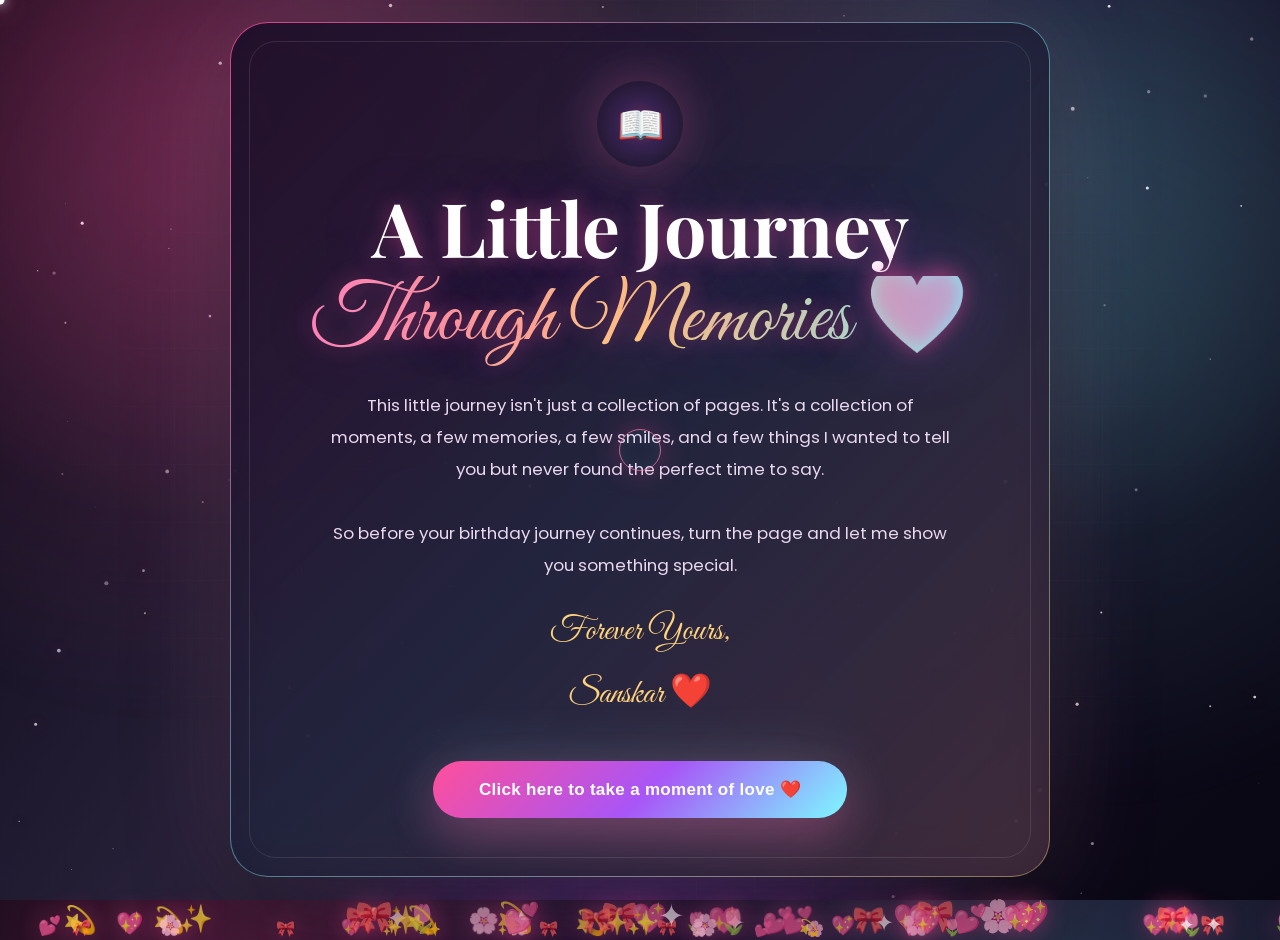
<file: book.html>
<!DOCTYPE html>
<html lang="en">
<head>
<meta charset="UTF-8">
<meta name="viewport" content="width=device-width, initial-scale=1.0">

<title>I LOVE YOU ❤️</title>

<link href="https://fonts.googleapis.com/css2?family=Great+Vibes&family=Playfair+Display:wght@500;600;700&family=Poppins:wght@300;400;500;600;700&display=swap" rel="stylesheet">

<style>
*{
  margin:0;
  padding:0;
  box-sizing:border-box;
}

:root{
  --night:#080713;
  --plum:#1b1029;
  --rose:#ff4f9a;
  --pink:#ff83bd;
  --violet:#a855f7;
  --aqua:#7df9ff;
  --gold:#ffd27d;
  --white:#fff8fd;
  --soft:#ead8ef;
  --muted:#cdb7d7;
}

body{
  min-height:100vh;
  display:flex;
  justify-content:center;
  align-items:center;
  overflow:hidden;
  cursor:none;
  font-family:'Poppins',sans-serif;
  color:var(--white);
  background:
    radial-gradient(circle at 18% 12%, rgba(255,79,154,.28), transparent 32%),
    radial-gradient(circle at 82% 18%, rgba(125,249,255,.18), transparent 30%),
    radial-gradient(circle at 50% 90%, rgba(168,85,247,.28), transparent 38%),
    linear-gradient(135deg,#070611,#17102a 48%,#090713);
}

body:before{
  content:"";
  position:fixed;
  inset:0;
  pointer-events:none;
  background-image:
    linear-gradient(rgba(255,255,255,.05) 1px, transparent 1px),
    linear-gradient(90deg, rgba(255,255,255,.05) 1px, transparent 1px);
  background-size:58px 58px;
  mask-image:radial-gradient(circle at center, black, transparent 82%);
}

body:after{
  content:"";
  position:fixed;
  inset:0;
  pointer-events:none;
  background:linear-gradient(120deg, transparent 0%, rgba(255,255,255,.08) 42%, transparent 56%);
  animation:skySweep 8s ease-in-out infinite;
}

@keyframes skySweep{
  0%{
    transform:translateX(-90%) skewX(-16deg);
    opacity:0;
  }
  35%{
    opacity:.35;
  }
  100%{
    transform:translateX(90%) skewX(-16deg);
    opacity:0;
  }
}

#stars{
  position:fixed;
  inset:0;
  width:100%;
  height:100%;
  pointer-events:none;
  z-index:0;
}

.aurora{
  position:fixed;
  inset:-20%;
  pointer-events:none;
  background:
    radial-gradient(circle at 24% 30%, rgba(255,79,154,.18), transparent 32%),
    radial-gradient(circle at 75% 42%, rgba(125,249,255,.12), transparent 30%),
    radial-gradient(circle at 50% 70%, rgba(168,85,247,.14), transparent 34%);
  filter:blur(18px);
  animation:auroraMove 16s ease-in-out infinite alternate;
  z-index:1;
}

@keyframes auroraMove{
  0%{
    transform:translate3d(-2%,0,0) scale(1);
  }
  100%{
    transform:translate3d(2%,-2%,0) scale(1.04);
  }
}

.sparkle{
  position:absolute;
  bottom:-40px;
  font-size:20px;
  animation:float linear infinite;
  pointer-events:none;
  opacity:.75;
  z-index:2;
  filter:drop-shadow(0 0 12px rgba(255,79,154,.5));
}

@keyframes float{
  0%{
    transform:translateY(0) rotate(0deg) scale(.8);
    opacity:0;
  }
  12%{
    opacity:.75;
  }
  100%{
    transform:translateY(-112vh) rotate(35deg) scale(1.2);
    opacity:0;
  }
}

.book-wrap{
  width:min(92vw,820px);
  position:relative;
  z-index:10;
  padding:1px;
  border-radius:38px;
  background:linear-gradient(135deg, rgba(255,79,154,.75), rgba(125,249,255,.45), rgba(255,210,125,.55));
  box-shadow:
    0 32px 95px rgba(0,0,0,.38),
    0 0 120px rgba(255,79,154,.16),
    0 0 120px rgba(125,249,255,.1);
  animation:coverEnter 1.1s ease both;
}

@keyframes coverEnter{
  from{
    opacity:0;
    transform:translateY(28px) scale(.97);
  }
  to{
    opacity:1;
    transform:translateY(0) scale(1);
  }
}

.book-cover{
  position:relative;
  background:
    linear-gradient(135deg, rgba(16,12,34,.92), rgba(34,16,48,.82)),
    radial-gradient(circle at top left, rgba(255,79,154,.18), transparent 45%);
  padding:58px clamp(28px,6vw,72px);
  border-radius:37px;
  text-align:center;
  overflow:hidden;
  backdrop-filter:blur(22px);
}

.book-cover:before{
  content:"";
  position:absolute;
  inset:18px;
  border-radius:27px;
  border:1px solid rgba(255,255,255,.1);
  pointer-events:none;
}

.book-cover:after{
  content:"";
  position:absolute;
  top:0;
  left:-65%;
  width:52%;
  height:100%;
  background:linear-gradient(90deg, transparent, rgba(255,255,255,.12), transparent);
  transform:skewX(-15deg);
  animation:coverShine 7s ease-in-out infinite;
}

@keyframes coverShine{
  0%,25%{
    left:-65%;
  }
  70%,100%{
    left:120%;
  }
}

.book-icon{
  width:86px;
  height:86px;
  margin:0 auto 20px;
  display:grid;
  place-items:center;
  border-radius:50%;
  font-size:38px;
  background:radial-gradient(circle, rgba(255,79,154,.34), rgba(168,85,247,.14), transparent 72%);
  box-shadow:
    0 0 45px rgba(255,79,154,.28),
    0 0 84px rgba(125,249,255,.1);
  animation:lovePulse 2.4s ease-in-out infinite;
}

@keyframes lovePulse{
  0%,100%{
    transform:scale(1);
  }
  50%{
    transform:scale(1.08);
  }
}

.book-cover h1{
  position:relative;
  z-index:1;
  font-family:'Playfair Display',serif;
  color:white;
  font-size:clamp(2.4rem,6vw,4.7rem);
  line-height:1.08;
  margin-bottom:24px;
  text-shadow:
    0 0 20px rgba(255,79,154,.45),
    0 0 70px rgba(168,85,247,.25);
}

.book-cover h1 span{
  display:block;
  margin-top:8px;
  font-family:'Great Vibes',cursive;
  font-size:clamp(2.8rem,7vw,5.2rem);
  font-weight:400;
  color:transparent;
  background:linear-gradient(90deg,var(--pink),var(--gold),var(--aqua));
  -webkit-background-clip:text;
  background-clip:text;
}

.book-cover p{
  position:relative;
  z-index:1;
  max-width:620px;
  margin:0 auto 34px;
  font-size:1.05rem;
  line-height:1.9;
  color:var(--soft);
}

.signature{
  display:block;
  margin-top:18px;
  font-family:'Great Vibes',cursive;
  font-size:2.1rem;
  color:var(--gold);
}

.open-btn{
  position:relative;
  z-index:1;
  padding:18px 46px;
  border:none;
  border-radius:999px;
  background:linear-gradient(135deg,var(--rose),var(--violet) 52%,var(--aqua));
  color:white;
  font-size:17px;
  font-weight:700;
  letter-spacing:.3px;
  cursor:none;
  overflow:hidden;
  box-shadow:
    0 18px 45px rgba(255,79,154,.3),
    0 0 64px rgba(125,249,255,.16);
  transition:transform .28s ease, box-shadow .28s ease;
}

.open-btn:before{
  content:"";
  position:absolute;
  inset:0;
  background:linear-gradient(90deg, transparent, rgba(255,255,255,.42), transparent);
  transform:translateX(-100%);
  transition:transform .55s ease;
}

.open-btn:hover{
  transform:translateY(-4px) scale(1.02);
  box-shadow:
    0 26px 68px rgba(255,79,154,.38),
    0 0 92px rgba(125,249,255,.24);
}

.open-btn:hover:before{
  transform:translateX(100%);
}

.open-btn span{
  position:relative;
  z-index:1;
}

.cursor-dot,
.cursor-ring{
  position:fixed;
  top:0;
  left:0;
  pointer-events:none;
  z-index:9999;
  transform:translate(-50%,-50%);
}

.cursor-dot{
  width:9px;
  height:9px;
  border-radius:50%;
  background:white;
  box-shadow:
    0 0 12px rgba(255,255,255,.9),
    0 0 26px rgba(255,79,154,.9),
    0 0 44px rgba(125,249,255,.55);
}

.cursor-ring{
  width:42px;
  height:42px;
  border:1px solid rgba(255,126,182,.72);
  border-radius:50%;
  box-shadow:
    0 0 30px rgba(255,79,154,.28),
    inset 0 0 22px rgba(125,249,255,.08);
}

.trail{
  position:fixed;
  pointer-events:none;
  z-index:9998;
  color:white;
  font-size:14px;
  animation:trailFade .85s ease-out forwards;
  text-shadow:
    0 0 12px rgba(255,79,154,.9),
    0 0 24px rgba(125,249,255,.55);
}

@keyframes trailFade{
  0%{
    transform:translate(-50%,-50%) scale(.35) rotate(0deg);
    opacity:1;
  }
  100%{
    transform:translate(-50%,-96%) scale(1.65) rotate(50deg);
    opacity:0;
  }
}

@media(max-width:620px){
  body{
    cursor:auto;
    overflow-y:auto;
  }

  .cursor-dot,
  .cursor-ring{
    display:none;
  }

  .book-cover{
    padding:44px 24px;
  }

  .book-cover p{
    font-size:.98rem;
    line-height:1.75;
  }

  .open-btn{
    width:100%;
    max-width:320px;
    cursor:pointer;
  }
}
</style>
</head>

<body>

<canvas id="stars"></canvas>
<div class="aurora"></div>
<div id="sparkles"></div>

<div class="book-wrap">
  <div class="book-cover">

    <div class="book-icon">📖</div>

    <h1>
      A Little Journey
      <span>Through Memories ❤️</span>
    </h1>

    <p>
      This little journey isn't just a collection of pages.
      It's a collection of moments, a few memories, a few smiles,
      and a few things I wanted to tell you but never found the perfect time to say.

      <br><br>

      So before your birthday journey continues, turn the page and let me show you something special.

      <span class="signature">Forever Yours,<br>Sanskar ❤️</span>
    </p>

    <button class="open-btn" onclick="openBook()">
      <span>Click here to take a moment of love ❤️</span>
    </button>

  </div>
</div>

<script>
const canvas = document.getElementById("stars");
const ctx = canvas.getContext("2d");

let stars = [];
let width = 0;
let height = 0;

function resizeCanvas(){
  width = canvas.width = window.innerWidth;
  height = canvas.height = window.innerHeight;

  stars = [];

  for(let i = 0; i < 120; i++){
    stars.push({
      x: Math.random() * width,
      y: Math.random() * height,
      size: Math.random() * 1.8 + .35,
      speed: Math.random() * .3 + .06,
      glow: Math.random() * .65 + .25
    });
  }
}

function drawStars(){
  ctx.clearRect(0,0,width,height);

  for(const star of stars){
    star.y += star.speed;

    if(star.y > height + 10){
      star.y = -10;
      star.x = Math.random() * width;
    }

    ctx.beginPath();
    ctx.arc(star.x, star.y, star.size, 0, Math.PI * 2);
    ctx.fillStyle = `rgba(255,248,253,${star.glow})`;
    ctx.shadowBlur = 14;
    ctx.shadowColor = "rgba(255,79,154,.7)";
    ctx.fill();
  }

  requestAnimationFrame(drawStars);
}

resizeCanvas();
drawStars();

window.addEventListener("resize", resizeCanvas);

const icons = ["✨","💖","🌸","💕","🎀","🌷","✦","💫"];

for(let i = 0; i < 64; i++){
  const sparkle = document.createElement("div");
  sparkle.classList.add("sparkle");
  sparkle.innerHTML = icons[Math.floor(Math.random() * icons.length)];
  sparkle.style.left = Math.random() * 100 + "%";
  sparkle.style.animationDuration = 10 + Math.random() * 12 + "s";
  sparkle.style.animationDelay = Math.random() * 8 + "s";
  sparkle.style.fontSize = 14 + Math.random() * 18 + "px";
  document.body.appendChild(sparkle);
}

const cursorDot = document.createElement("div");
cursorDot.className = "cursor-dot";

const cursorRing = document.createElement("div");
cursorRing.className = "cursor-ring";

document.body.appendChild(cursorRing);
document.body.appendChild(cursorDot);

let mouseX = window.innerWidth / 2;
let mouseY = window.innerHeight / 2;
let ringX = mouseX;
let ringY = mouseY;
let lastTrail = 0;

document.addEventListener("mousemove", function(e){
  mouseX = e.clientX;
  mouseY = e.clientY;

  cursorDot.style.left = mouseX + "px";
  cursorDot.style.top = mouseY + "px";

  const now = Date.now();

  if(now - lastTrail > 38){
    createTrail(mouseX, mouseY);
    lastTrail = now;
  }
});

function animateCursor(){
  ringX += (mouseX - ringX) * .14;
  ringY += (mouseY - ringY) * .14;

  cursorRing.style.left = ringX + "px";
  cursorRing.style.top = ringY + "px";

  requestAnimationFrame(animateCursor);
}

animateCursor();

function createTrail(x, y){
  const trail = document.createElement("div");
  trail.className = "trail";
  trail.innerHTML = Math.random() > .5 ? "✦" : "✨";

  trail.style.left = x + (Math.random() * 28 - 14) + "px";
  trail.style.top = y + (Math.random() * 28 - 14) + "px";
  trail.style.fontSize = 9 + Math.random() * 12 + "px";

  document.body.appendChild(trail);

  setTimeout(function(){
    trail.remove();
  }, 900);
}

function openBook(){
  window.location.href = "book-page1.html";
}
</script>

</body>
</html>
</file>
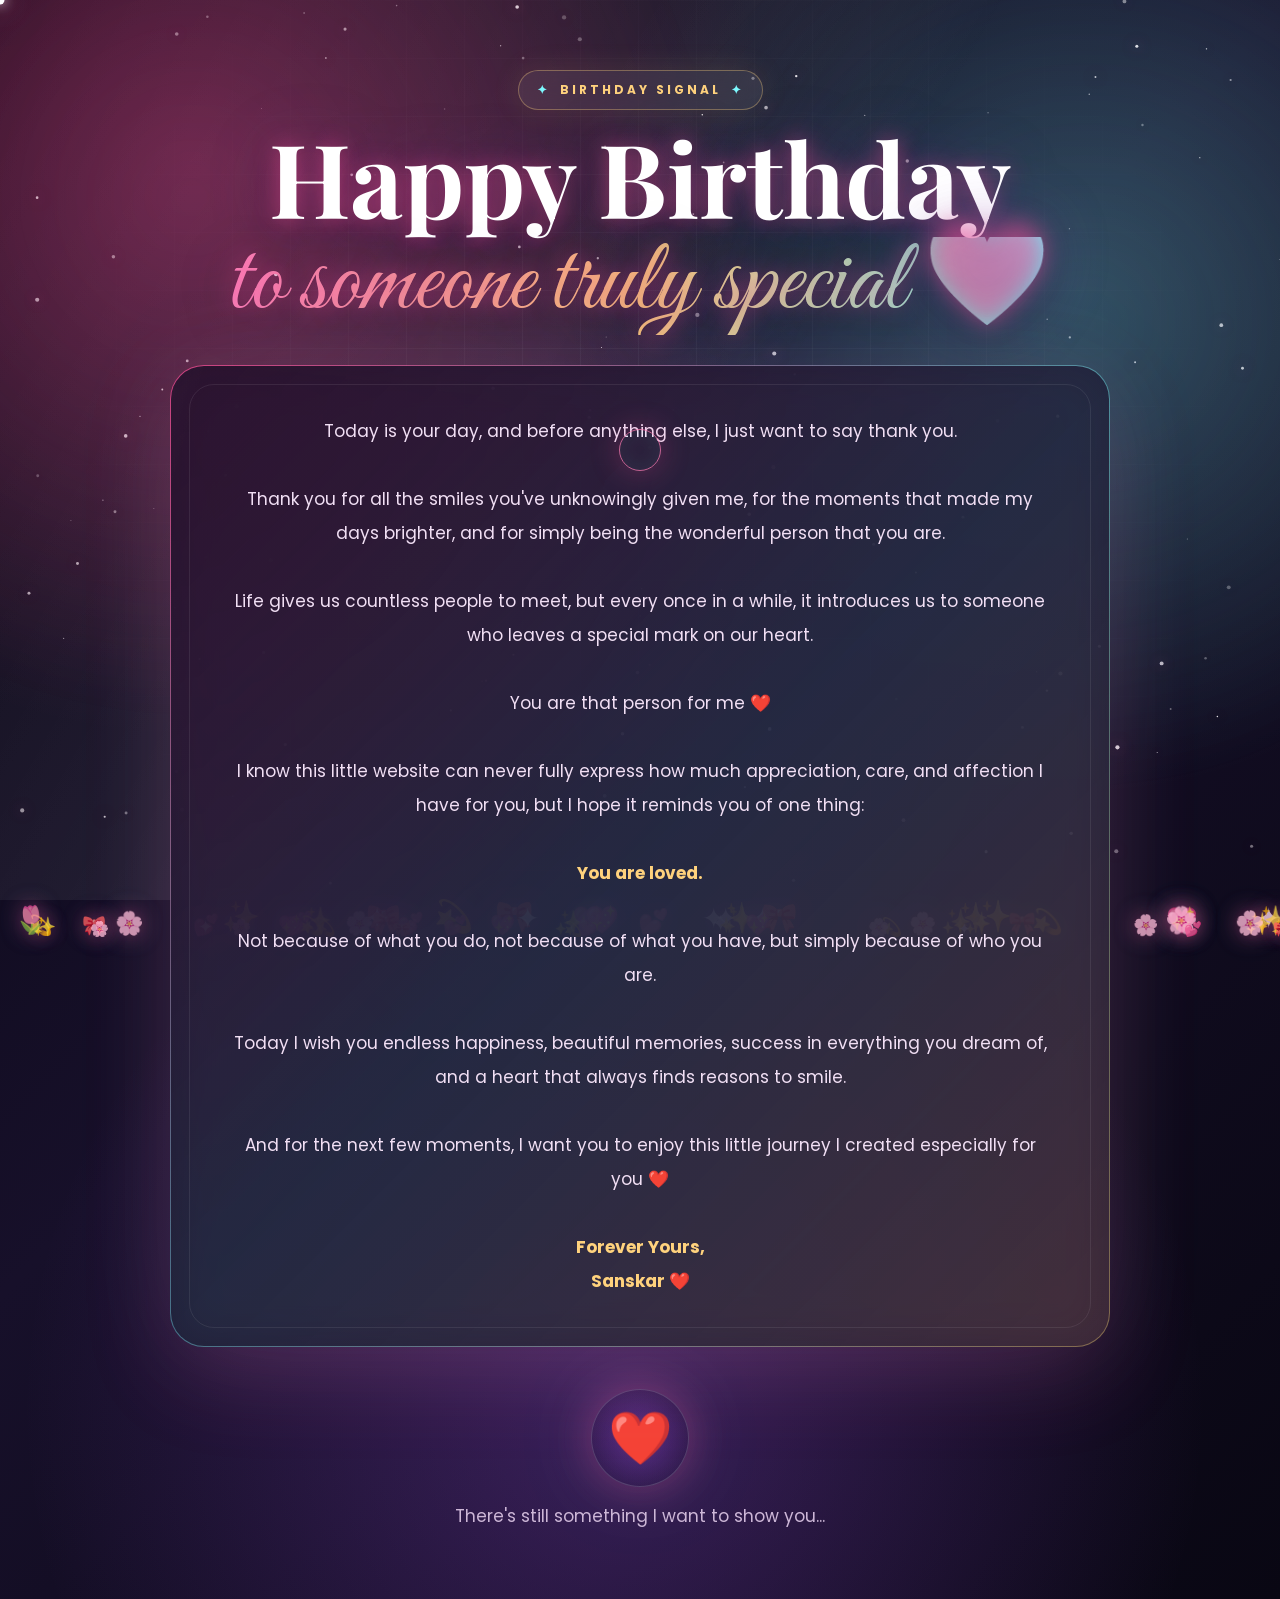
<file: celebration.html>
<!DOCTYPE html>
<html lang="en">
<head>
<meta charset="UTF-8">
<meta name="viewport" content="width=device-width, initial-scale=1.0">

<title>Happy Birthday ❤️</title>

<link href="https://fonts.googleapis.com/css2?family=Great+Vibes&family=Playfair+Display:wght@500;600;700&family=Poppins:wght@300;400;500;600;700&display=swap" rel="stylesheet">

<style>
*{
  margin:0;
  padding:0;
  box-sizing:border-box;
}

:root{
  --night:#080713;
  --plum:#1b1029;
  --rose:#ff4f9a;
  --pink:#ff83bd;
  --violet:#a855f7;
  --aqua:#7df9ff;
  --gold:#ffd27d;
  --white:#fff8fd;
  --soft:#ead8ef;
  --muted:#cdb7d7;
}

html{
  scroll-behavior:smooth;
}

body{
  min-height:100vh;
  overflow-x:hidden;
  cursor:none;
  font-family:'Poppins',sans-serif;
  color:var(--white);
  background:
    radial-gradient(circle at 15% 10%, rgba(255,79,154,.28), transparent 32%),
    radial-gradient(circle at 84% 18%, rgba(125,249,255,.18), transparent 30%),
    radial-gradient(circle at 48% 88%, rgba(168,85,247,.28), transparent 38%),
    linear-gradient(135deg,#070611,#17102a 45%,#090713);
}

body:before{
  content:"";
  position:fixed;
  inset:0;
  z-index:-5;
  pointer-events:none;
  background-image:
    linear-gradient(rgba(255,255,255,.05) 1px, transparent 1px),
    linear-gradient(90deg, rgba(255,255,255,.05) 1px, transparent 1px);
  background-size:58px 58px;
  mask-image:radial-gradient(circle at center, black, transparent 82%);
}

body:after{
  content:"";
  position:fixed;
  inset:0;
  z-index:-4;
  pointer-events:none;
  background:
    linear-gradient(120deg, transparent 0%, rgba(255,255,255,.08) 42%, transparent 56%);
  animation:skySweep 8s ease-in-out infinite;
}

@keyframes skySweep{
  0%{
    transform:translateX(-90%) skewX(-16deg);
    opacity:0;
  }

  35%{
    opacity:.35;
  }

  100%{
    transform:translateX(90%) skewX(-16deg);
    opacity:0;
  }
}

#starCanvas{
  position:fixed;
  inset:0;
  width:100%;
  height:100%;
  z-index:-3;
  pointer-events:none;
}

.aurora{
  position:fixed;
  inset:-20%;
  z-index:-2;
  pointer-events:none;
  background:
    radial-gradient(circle at 25% 30%, rgba(255,79,154,.18), transparent 32%),
    radial-gradient(circle at 75% 40%, rgba(125,249,255,.12), transparent 30%),
    radial-gradient(circle at 52% 70%, rgba(168,85,247,.14), transparent 34%);
  filter:blur(18px);
  animation:auroraMove 16s ease-in-out infinite alternate;
}

@keyframes auroraMove{
  0%{
    transform:translate3d(-2%,0,0) scale(1);
  }

  100%{
    transform:translate3d(2%,-2%,0) scale(1.04);
  }
}

.container{
  width:min(940px,92vw);
  min-height:100vh;
  margin:auto;
  padding:70px 0;
  text-align:center;
  position:relative;
  z-index:10;
  display:flex;
  flex-direction:column;
  justify-content:center;
  align-items:center;
}

.badge{
  display:inline-flex;
  align-items:center;
  gap:10px;
  margin-bottom:18px;
  padding:10px 18px;
  border-radius:999px;
  border:1px solid rgba(255,210,125,.34);
  background:rgba(255,255,255,.07);
  backdrop-filter:blur(16px);
  color:var(--gold);
  font-size:12px;
  font-weight:700;
  letter-spacing:3px;
  text-transform:uppercase;
  box-shadow:0 0 30px rgba(255,210,125,.1);
  animation:fadeUp .9s .1s both;
}

.badge:before,
.badge:after{
  content:"✦";
  color:var(--aqua);
}

h1{
  font-family:'Playfair Display',serif;
  font-size:clamp(3rem,8vw,7rem);
  line-height:.95;
  margin-bottom:30px;
  color:white;
  text-shadow:
    0 0 22px rgba(255,79,154,.5),
    0 0 70px rgba(168,85,247,.25),
    0 18px 60px rgba(0,0,0,.3);
  animation:fadeUp .95s .25s both;
}

h1 span{
  display:block;
  margin-top:12px;
  font-family:'Great Vibes',cursive;
  font-size:clamp(3rem,8vw,6.5rem);
  font-weight:400;
  color:transparent;
  background:linear-gradient(90deg,var(--pink),var(--gold),var(--aqua));
  -webkit-background-clip:text;
  background-clip:text;
}

.message-wrap{
  width:100%;
  padding:1px;
  border-radius:34px;
  background:
    linear-gradient(135deg, rgba(255,79,154,.7), rgba(125,249,255,.42), rgba(255,210,125,.48));
  box-shadow:
    0 28px 90px rgba(255,79,154,.16),
    0 0 110px rgba(125,249,255,.08);
  animation:fadeUp 1s .45s both;
}

.message{
  position:relative;
  background:
    linear-gradient(135deg, rgba(16,12,34,.88), rgba(34,16,48,.78)),
    radial-gradient(circle at top left, rgba(255,79,154,.16), transparent 46%);
  backdrop-filter:blur(22px);
  padding:48px clamp(24px,5vw,62px);
  border-radius:33px;
  line-height:2;
  color:#f1dff4;
  font-size:17px;
  overflow:hidden;
}

.message:before{
  content:"";
  position:absolute;
  inset:18px;
  border-radius:25px;
  border:1px solid rgba(255,255,255,.08);
  pointer-events:none;
}

.message:after{
  content:"";
  position:absolute;
  top:0;
  left:-60%;
  width:50%;
  height:100%;
  background:linear-gradient(90deg, transparent, rgba(255,255,255,.1), transparent);
  transform:skewX(-15deg);
  animation:messageShine 7s ease-in-out infinite;
}

@keyframes messageShine{
  0%,25%{
    left:-60%;
  }

  65%,100%{
    left:120%;
  }
}

.message p{
  position:relative;
  z-index:1;
}

.message b{
  color:var(--gold);
  font-weight:700;
}

.heart-btn{
  width:98px;
  height:98px;
  margin-top:42px;
  display:grid;
  place-items:center;
  border-radius:50%;
  font-size:52px;
  cursor:none;
  background:
    radial-gradient(circle, rgba(255,79,154,.35), rgba(168,85,247,.16), transparent 72%);
  border:1px solid rgba(255,255,255,.16);
  box-shadow:
    0 0 44px rgba(255,79,154,.32),
    0 0 90px rgba(125,249,255,.12);
  animation:pulse 2s infinite;
  transition:transform .25s ease, box-shadow .25s ease;
}

.heart-btn:hover{
  transform:translateY(-5px) scale(1.08);
  box-shadow:
    0 0 58px rgba(255,79,154,.44),
    0 0 120px rgba(125,249,255,.2);
}

@keyframes pulse{
  0%,100%{
    transform:scale(1);
  }

  50%{
    transform:scale(1.12);
  }
}

.next-text{
  margin-top:16px;
  color:var(--muted);
  font-size:17px;
  animation:fadeUp 1s .75s both;
}

.sparkle{
  position:fixed;
  bottom:-40px;
  z-index:1;
  font-size:18px;
  animation:float linear infinite;
  opacity:.78;
  pointer-events:none;
  filter:
    drop-shadow(0 0 10px rgba(255,79,154,.5))
    drop-shadow(0 0 18px rgba(125,249,255,.16));
}

@keyframes float{
  0%{
    transform:translateY(0) rotate(0deg) scale(.82);
    opacity:0;
  }

  12%{
    opacity:.78;
  }

  100%{
    transform:translateY(-115vh) rotate(34deg) scale(1.18);
    opacity:0;
  }
}

.cursor-dot,
.cursor-ring{
  position:fixed;
  top:0;
  left:0;
  pointer-events:none;
  z-index:9999;
  transform:translate(-50%,-50%);
}

.cursor-dot{
  width:9px;
  height:9px;
  border-radius:50%;
  background:white;
  box-shadow:
    0 0 12px rgba(255,255,255,.9),
    0 0 26px rgba(255,79,154,.9),
    0 0 44px rgba(125,249,255,.55);
}

.cursor-ring{
  width:42px;
  height:42px;
  border:1px solid rgba(255,126,182,.72);
  border-radius:50%;
  box-shadow:
    0 0 30px rgba(255,79,154,.28),
    inset 0 0 22px rgba(125,249,255,.08);
  transition:
    width .2s ease,
    height .2s ease,
    border-color .2s ease,
    opacity .2s ease;
}

.cursor-ring.active{
  width:66px;
  height:66px;
  border-color:rgba(125,249,255,.85);
  opacity:.95;
}

.trail{
  position:fixed;
  pointer-events:none;
  z-index:9998;
  color:white;
  font-size:14px;
  animation:trailFade .85s ease-out forwards;
  text-shadow:
    0 0 12px rgba(255,79,154,.9),
    0 0 24px rgba(125,249,255,.55);
}

@keyframes trailFade{
  0%{
    transform:translate(-50%,-50%) scale(.35) rotate(0deg);
    opacity:1;
  }

  100%{
    transform:translate(-50%,-96%) scale(1.65) rotate(50deg);
    opacity:0;
  }
}

@keyframes fadeUp{
  from{
    opacity:0;
    transform:translateY(24px);
  }

  to{
    opacity:1;
    transform:translateY(0);
  }
}

@media(max-width:620px){
  body{
    cursor:auto;
  }

  .cursor-dot,
  .cursor-ring{
    display:none;
  }

  .container{
    padding:44px 0;
  }

  .badge{
    font-size:10px;
    letter-spacing:2px;
  }

  .message{
    font-size:15px;
    line-height:1.75;
    padding:38px 22px;
  }

  .heart-btn{
    cursor:pointer;
  }
}
</style>
</head>

<body>

<canvas id="starCanvas"></canvas>
<div class="aurora"></div>
<div id="sparkles"></div>

<div class="container">

  <div class="badge">Birthday Signal</div>

  <h1>
    Happy Birthday
    <span>to someone truly special ❤️</span>
  </h1>

  <div class="message-wrap">
    <div class="message">
      <p>
        Today is your day, and before anything else,
        I just want to say thank you.
        <br><br>

        Thank you for all the smiles you've unknowingly given me,
        for the moments that made my days brighter,
        and for simply being the wonderful person that you are.
        <br><br>

        Life gives us countless people to meet,
        but every once in a while,
        it introduces us to someone who leaves
        a special mark on our heart.
        <br><br>

        You are that person for me ❤️
        <br><br>

        I know this little website can never fully express
        how much appreciation, care, and affection I have for you,
        but I hope it reminds you of one thing:
        <br><br>

        <b>You are loved.</b>
        <br><br>

        Not because of what you do,
        not because of what you have,
        but simply because of who you are.
        <br><br>

        Today I wish you endless happiness,
        beautiful memories,
        success in everything you dream of,
        and a heart that always finds reasons to smile.
        <br><br>

        And for the next few moments,
        I want you to enjoy this little journey
        I created especially for you ❤️
        <br><br>

        <b>
        Forever Yours,
        <br>
        Sanskar ❤️
        </b>
      </p>
    </div>
  </div>

  <div class="heart-btn" onclick="goToBook()">
    ❤️
  </div>

  <div class="next-text">
    There's still something I want to show you...
  </div>

</div>

<script>
const canvas = document.getElementById("starCanvas");
const ctx = canvas.getContext("2d");

let stars = [];
let width = 0;
let height = 0;

function resizeCanvas(){
  width = canvas.width = window.innerWidth;
  height = canvas.height = window.innerHeight;

  stars = [];

  for(let i = 0; i < 140; i++){
    stars.push({
      x: Math.random() * width,
      y: Math.random() * height,
      size: Math.random() * 1.8 + .35,
      speed: Math.random() * .32 + .06,
      glow: Math.random() * .65 + .25
    });
  }
}

function drawStars(){
  ctx.clearRect(0,0,width,height);

  for(const star of stars){
    star.y += star.speed;

    if(star.y > height + 10){
      star.y = -10;
      star.x = Math.random() * width;
    }

    ctx.beginPath();
    ctx.arc(star.x, star.y, star.size, 0, Math.PI * 2);
    ctx.fillStyle = `rgba(255,248,253,${star.glow})`;
    ctx.shadowBlur = 14;
    ctx.shadowColor = "rgba(255,79,154,.7)";
    ctx.fill();
  }

  requestAnimationFrame(drawStars);
}

resizeCanvas();
drawStars();

window.addEventListener("resize", resizeCanvas);

const floatingIcons = ["✨","💖","🌸","💕","🎀","🌷","✦","💫"];

for(let i = 0; i < 64; i++){
  const sparkle = document.createElement("div");
  sparkle.classList.add("sparkle");
  sparkle.innerHTML = floatingIcons[Math.floor(Math.random() * floatingIcons.length)];
  sparkle.style.left = Math.random() * 100 + "%";
  sparkle.style.animationDuration = 10 + Math.random() * 12 + "s";
  sparkle.style.animationDelay = Math.random() * 8 + "s";
  sparkle.style.fontSize = 14 + Math.random() * 18 + "px";
  document.body.appendChild(sparkle);
}

const cursorDot = document.createElement("div");
cursorDot.className = "cursor-dot";

const cursorRing = document.createElement("div");
cursorRing.className = "cursor-ring";

document.body.appendChild(cursorRing);
document.body.appendChild(cursorDot);

let mouseX = window.innerWidth / 2;
let mouseY = window.innerHeight / 2;
let ringX = mouseX;
let ringY = mouseY;
let lastTrail = 0;

document.addEventListener("mousemove", function(e){
  mouseX = e.clientX;
  mouseY = e.clientY;

  cursorDot.style.left = mouseX + "px";
  cursorDot.style.top = mouseY + "px";

  const now = Date.now();

  if(now - lastTrail > 38){
    createTrail(mouseX, mouseY);
    lastTrail = now;
  }
});

document.querySelectorAll(".heart-btn").forEach(function(element){
  element.addEventListener("mouseenter", function(){
    cursorRing.classList.add("active");
  });

  element.addEventListener("mouseleave", function(){
    cursorRing.classList.remove("active");
  });
});

function animateCursor(){
  ringX += (mouseX - ringX) * .14;
  ringY += (mouseY - ringY) * .14;

  cursorRing.style.left = ringX + "px";
  cursorRing.style.top = ringY + "px";

  requestAnimationFrame(animateCursor);
}

animateCursor();

function createTrail(x, y){
  const trail = document.createElement("div");
  trail.className = "trail";
  trail.innerHTML = Math.random() > .5 ? "✦" : "✨";

  trail.style.left = x + (Math.random() * 28 - 14) + "px";
  trail.style.top = y + (Math.random() * 28 - 14) + "px";
  trail.style.fontSize = 9 + Math.random() * 12 + "px";

  document.body.appendChild(trail);

  setTimeout(function(){
    trail.remove();
  }, 900);
}

function goToBook(){
  window.location.href = "book.html";
}
</script>

</body>
</html>
</file>
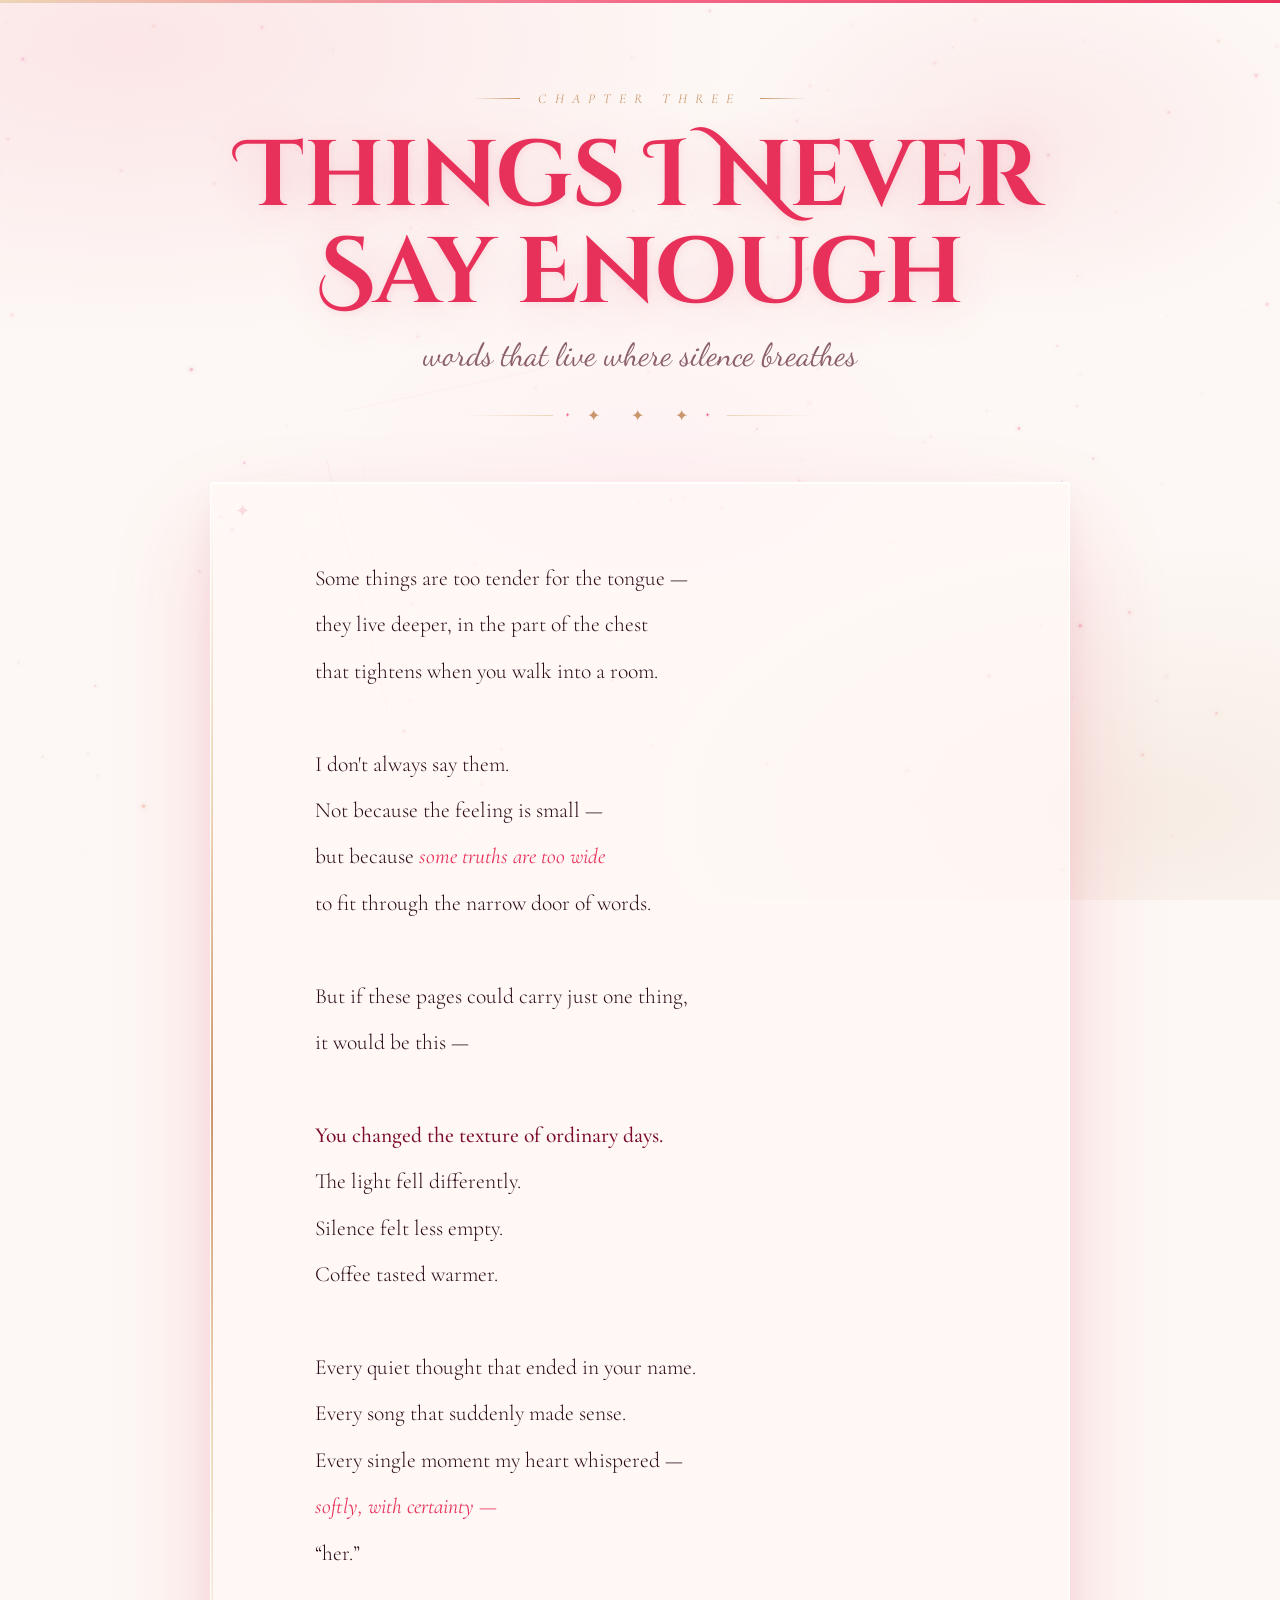
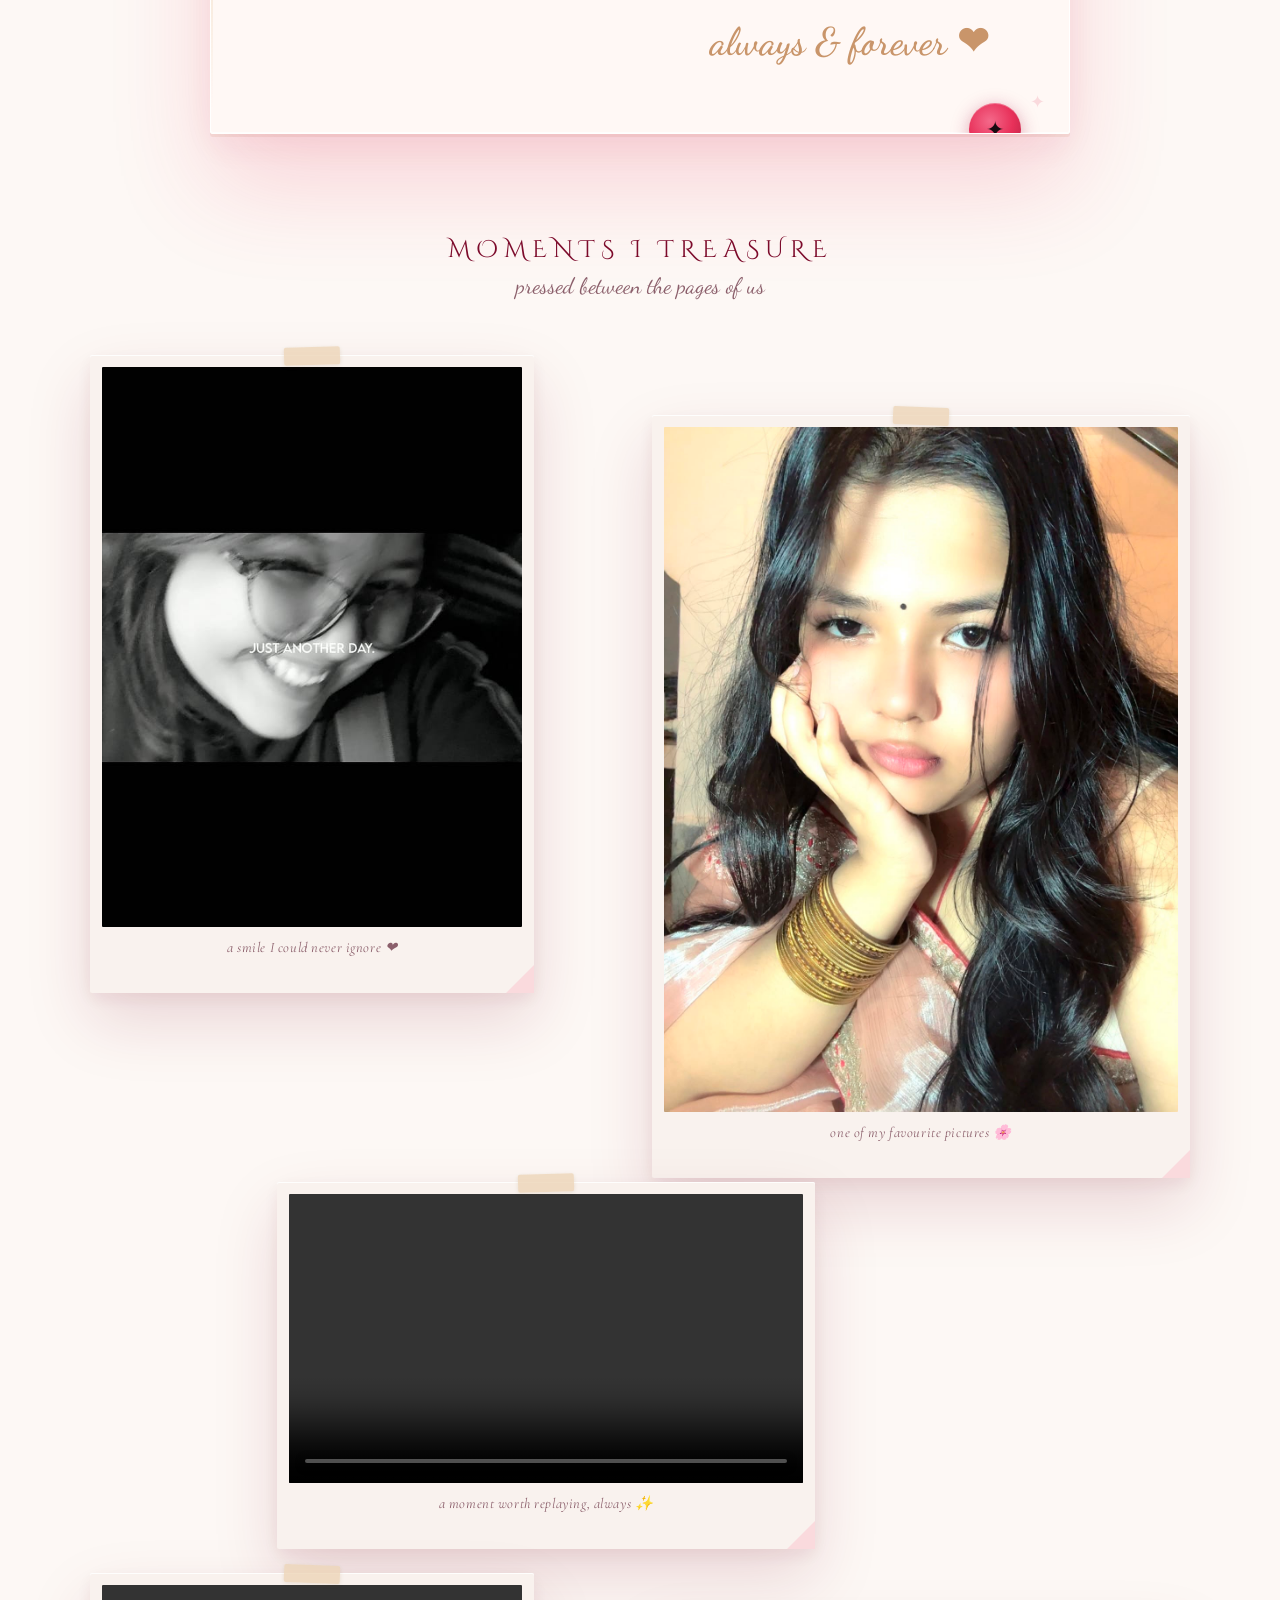
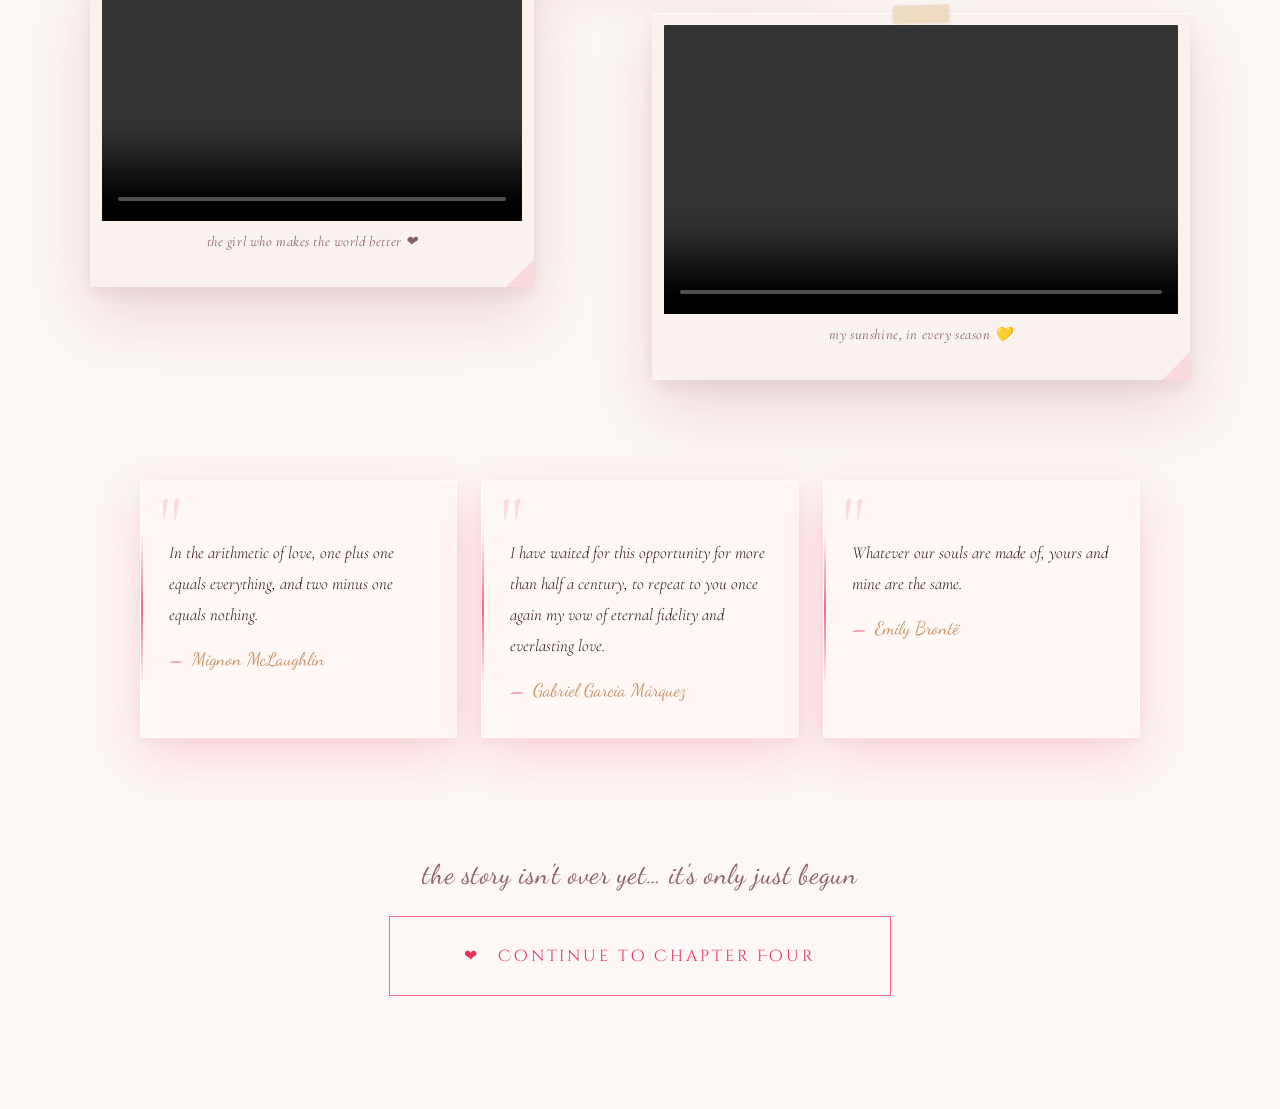
<file: chapter3.html>
<!DOCTYPE html>
<html lang="en">
<head>
<meta charset="UTF-8">
<meta name="viewport" content="width=device-width, initial-scale=1.0">
<title>Chapter 3 — Things I Never Say Enough</title>
<link href="https://fonts.googleapis.com/css2?family=Cormorant+Garamond:ital,wght@0,300;0,400;0,500;1,300;1,400&family=Cinzel+Decorative:wght@400;700&family=Dancing+Script:wght@400;600;700&family=Cormorant+Upright:wght@300;400;500&display=swap" rel="stylesheet">
<style>
:root {
  --rose:     #E8315A;
  --rose-d:   #B01F40;
  --rose-l:   #F4698A;
  --rose-ll:  #FADADD;
  --blush:    #FFF0F3;
  --garnet:   #7C0A2B;
  --gold:     #C9956A;
  --gold-l:   #EDD5B8;
  --ivory:    #FDF8F5;
  --pearl:    #F9F2EE;
  --obsidian: #1A0A10;
  --smoke:    #8B5F6B;
  --glass:    rgba(255,248,245,0.72);
  --glow:     rgba(232,49,90,0.18);
}

*,*::before,*::after{margin:0;padding:0;box-sizing:border-box;}
html{scroll-behavior:smooth;}

body{
  background:var(--ivory);
  font-family:'Cormorant Garamond',serif;
  color:var(--obsidian);
  overflow-x:hidden;
  cursor:none;
  min-height:100vh;
}

/* ── CUSTOM CURSOR ── */
#cur{
  width:10px;height:10px;
  background:var(--rose);
  border-radius:50%;
  position:fixed;top:0;left:0;
  pointer-events:none;z-index:9999;
  transform:translate(-50%,-50%);
  transition:transform .1s,width .3s,height .3s;
  mix-blend-mode:multiply;
}
#curRing{
  width:36px;height:36px;
  border:1px solid var(--rose-l);
  border-radius:50%;
  position:fixed;top:0;left:0;
  pointer-events:none;z-index:9998;
  transform:translate(-50%,-50%);
  transition:transform .4s cubic-bezier(.2,.9,.2,1),opacity .3s;
  opacity:.5;
}
#curHeart{
  position:fixed;
  pointer-events:none;
  z-index:9997;
  font-size:11px;
  transform:translate(-50%,-50%);
  transition:transform .55s cubic-bezier(.2,.9,.2,1);
  opacity:.7;
}

/* ── GLOBAL BG ── */
.bg{
  position:fixed;inset:0;z-index:0;
  background:
    radial-gradient(ellipse 80% 55% at 10% 5%,  rgba(244,105,138,.13) 0%,transparent 60%),
    radial-gradient(ellipse 65% 50% at 90% 90%,  rgba(201,149,106,.12) 0%,transparent 60%),
    radial-gradient(ellipse 50% 40% at 50% 50%,  rgba(255,240,243,.7)  0%,transparent 60%),
    radial-gradient(ellipse 40% 35% at 80% 15%,  rgba(232,49,90,.07)   0%,transparent 60%),
    var(--ivory);
  pointer-events:none;
}

/* ── CONSTELLATION CANVAS ── */
#cosmos{position:fixed;inset:0;z-index:1;pointer-events:none;}

/* ── FLOATING PARTICLES ── */
.petal{
  position:fixed;pointer-events:none;z-index:2;
  opacity:0;
  font-size:var(--ps);
  animation:petalDrift var(--pd) var(--pdelay) ease-in-out infinite;
}
@keyframes petalDrift{
  0%   {transform:translateY(105vh) translateX(0) rotate(0deg)   scale(1);  opacity:0;}
  6%   {opacity:.9;}
  50%  {transform:translateY(50vh)  translateX(var(--px)) rotate(180deg) scale(.85);}
  94%  {opacity:.6;}
  100% {transform:translateY(-10vh) translateX(calc(var(--px)*2)) rotate(360deg) scale(.55);opacity:0;}
}

/* ── SHOOTING STARS ── */
.shoot{
  position:fixed;pointer-events:none;z-index:2;
  width:var(--sl);height:1px;
  background:linear-gradient(90deg,transparent,var(--rose-l),transparent);
  transform-origin:left center;
  animation:shootAcross var(--sd) var(--sdelay) ease-in infinite;
  opacity:0;
}
@keyframes shootAcross{
  0%   {opacity:0;transform:translateX(-100px) rotate(var(--sang));}
  15%  {opacity:.9;}
  85%  {opacity:.7;}
  100% {opacity:0;transform:translateX(calc(100vw + 100px)) rotate(var(--sang));}
}

/* ── RIBBON ── */
.ribbon-top{
  position:fixed;top:0;left:0;right:0;height:3px;
  background:linear-gradient(90deg,var(--gold-l),var(--rose-l),var(--rose),var(--rose-d),var(--rose),var(--rose-l),var(--gold-l));
  z-index:100;background-size:300% 100%;
  animation:ribbonShimmer 4s linear infinite;
}
@keyframes ribbonShimmer{
  from{background-position:300% 0;}
  to  {background-position:-300% 0;}
}

/* ── PAGE WRAPPER ── */
.page{
  position:relative;z-index:4;
  max-width:1340px;margin:auto;
  padding:90px 28px 120px;
  text-align:center;
}

/* ── HEADER ── */
.chapter-label{
  font-family:'Cormorant Garamond',serif;
  font-style:italic;font-size:.85rem;
  letter-spacing:.6em;color:var(--gold);
  text-transform:uppercase;
  opacity:0;animation:riseIn .9s .1s forwards;
  display:flex;align-items:center;justify-content:center;gap:18px;
}
.chapter-label::before,.chapter-label::after{
  content:'';display:inline-block;
  width:48px;height:1px;
  background:linear-gradient(90deg,transparent,var(--gold));
}
.chapter-label::after{background:linear-gradient(90deg,var(--gold),transparent);}

h1{
  font-family:'Cinzel Decorative',cursive;
  font-size:clamp(2.4rem,7.5vw,5.8rem);
  color:var(--rose);
  line-height:1.05;letter-spacing:-.01em;
  margin:22px 0 12px;
  opacity:0;animation:riseIn 1s .35s forwards;
  text-shadow:0 6px 50px rgba(232,49,90,.2),0 2px 8px rgba(232,49,90,.1);
}

.subtitle{
  font-family:'Dancing Script',cursive;
  font-size:clamp(1.3rem,3vw,2rem);
  color:var(--smoke);font-weight:400;
  opacity:0;animation:riseIn .9s .55s forwards;
  margin-bottom:6px;
}

/* Ornamental divider */
.ornament{
  margin:32px auto 56px;
  opacity:0;animation:riseIn .9s .7s forwards;
  display:flex;align-items:center;justify-content:center;gap:12px;
  color:var(--gold);font-size:1rem;letter-spacing:.3em;
}
.ornament span{font-size:.35rem;color:var(--rose-l);}
.ornament::before,.ornament::after{
  content:'';flex:1;max-width:90px;height:1px;
  background:linear-gradient(90deg,transparent,var(--gold-l));
}
.ornament::after{background:linear-gradient(90deg,var(--gold-l),transparent);}

/* ── LETTER ── */
.letter-wrap{
  max-width:860px;margin:0 auto 100px;
  opacity:0;animation:riseIn 1.1s 1s forwards;
}

.letter{
  background:var(--glass);
  backdrop-filter:blur(32px) saturate(1.6);
  -webkit-backdrop-filter:blur(32px) saturate(1.6);
  border:1px solid rgba(255,255,255,.88);
  border-radius:3px;
  padding:72px 80px 68px;
  box-shadow:
    0 1px 0 rgba(255,255,255,.95) inset,
    0 -1px 0 rgba(255,255,255,.6) inset,
    0 50px 100px var(--glow),
    0 14px 36px rgba(180,30,80,.07),
    0 3px 0 rgba(201,149,106,.15);
  position:relative;overflow:hidden;
  text-align:left;
}

/* Corner roses */
.letter::before{
  content:'✦';
  position:absolute;top:20px;left:24px;
  font-size:1.1rem;color:var(--rose-ll);
  line-height:1;pointer-events:none;
}
.letter::after{
  content:'✦';
  position:absolute;bottom:20px;right:24px;
  font-size:1.1rem;color:var(--rose-ll);
  pointer-events:none;
}

/* Gold border line left */
.letter-line{
  position:absolute;left:0;top:24px;bottom:24px;
  width:2px;
  background:linear-gradient(180deg,transparent,var(--gold-l),var(--gold),var(--gold-l),transparent);
}

.letter-inner{
  position:relative;z-index:1;
  padding-left:24px;
}

.letter-inner p{
  font-family:'Cormorant Garamond',serif;
  font-size:clamp(1.1rem,2vw,1.35rem);
  line-height:2.15;color:#2D0C1A;font-weight:300;
}

.letter-inner em{
  font-style:italic;color:var(--rose);
  font-weight:400;
}

.letter-inner strong{
  font-weight:500;color:var(--garnet);
  font-style:normal;
}

.letter-sig{
  margin-top:42px;text-align:right;
  font-family:'Dancing Script',cursive;
  font-size:2.4rem;color:var(--gold);font-weight:600;
}

/* Wax seal */
.wax{
  position:absolute;bottom:-22px;right:48px;
  width:52px;height:52px;
  background:radial-gradient(circle at 40% 35%,var(--rose-l),var(--rose),var(--rose-d));
  border-radius:50%;
  display:flex;align-items:center;justify-content:center;
  font-size:1.4rem;
  box-shadow:0 4px 18px rgba(176,31,64,.4),0 1px 0 rgba(255,255,255,.3) inset;
  z-index:10;
}

/* ── GALLERY ── */
.gal-header{
  opacity:0;animation:riseIn .9s 1.4s forwards;
  margin-bottom:56px;
}
.gal-title{
  font-family:'Cinzel Decorative',cursive;
  font-size:clamp(1rem,2.5vw,1.5rem);
  letter-spacing:.25em;color:var(--garnet);
  text-transform:uppercase;
}
.gal-sub{
  font-family:'Dancing Script',cursive;
  font-size:1.4rem;color:var(--smoke);
  margin-top:6px;
}

.gallery{
  display:grid;
  grid-template-columns:repeat(12,1fr);
  gap:24px;align-items:start;
  max-width:1100px;margin:0 auto 100px;
}

.gcard{position:relative;opacity:0;transition:transform .5s cubic-bezier(.2,.9,.2,1);}
.gcard:nth-child(1){grid-column:1/6; animation:cardReveal 1s 1.5s forwards;transform:rotate(-3.5deg);}
.gcard:nth-child(2){grid-column:7/13;animation:cardReveal 1s 1.7s forwards;transform:rotate(3deg);margin-top:60px;}
.gcard:nth-child(3){grid-column:3/9; animation:cardReveal 1s 1.9s forwards;transform:rotate(-2deg);margin-top:-20px;}
.gcard:nth-child(4){grid-column:1/6; animation:cardReveal 1s 2.1s forwards;transform:rotate(2.5deg);}
.gcard:nth-child(5){grid-column:7/13;animation:cardReveal 1s 2.3s forwards;transform:rotate(-2.5deg);margin-top:40px;}
.gcard:hover{z-index:10;}

@keyframes cardReveal{
  from{opacity:0;transform:translateY(50px) scale(.93);}
  to  {opacity:1;transform:translateY(0) scale(1);}
}

.gcard-inner{
  background:var(--pearl);
  border-radius:2px;
  padding:12px 12px 34px;
  box-shadow:
    0 1px 0 rgba(255,255,255,.9) inset,
    0 28px 65px rgba(130,20,50,.15),
    0 6px 18px rgba(130,20,50,.08);
  transition:transform .5s cubic-bezier(.2,.9,.2,1),box-shadow .5s;
  position:relative;overflow:visible;
}
.gcard-inner:hover{
  transform:rotate(0deg) scale(1.04) translateY(-8px) !important;
  box-shadow:
    0 1px 0 rgba(255,255,255,.9) inset,
    0 40px 90px rgba(130,20,50,.2),
    0 10px 28px rgba(130,20,50,.12);
}

/* photo tape */
.tape{
  position:absolute;
  width:56px;height:18px;
  background:rgba(237,213,184,.8);
  border-radius:2px;
  top:-8px;left:50%;
  transform:translateX(-50%) rotate(-1.5deg);
  z-index:5;
  box-shadow:0 1px 4px rgba(120,80,20,.12);
}
.tape2{transform:translateX(-50%) rotate(2deg);}

.gcard-inner img,.gcard-inner video{
  width:100%;border-radius:1px;
  display:block;object-fit:cover;
  aspect-ratio:3/4;
}
.gcard-inner video{aspect-ratio:16/9;}

.caption{
  margin-top:10px;padding:0 4px;
  font-family:'Cormorant Garamond',serif;
  font-style:italic;font-size:.9rem;
  color:var(--smoke);letter-spacing:.04em;
  text-align:center;line-height:1.5;
}

/* Red thread corner detail */
.gcard-inner .corner-fold{
  position:absolute;bottom:0;right:0;
  width:0;height:0;
  border-style:solid;
  border-width:0 0 28px 28px;
  border-color:transparent transparent var(--rose-ll) transparent;
  pointer-events:none;
}

/* ── TIMELINE / QUOTES STRIP ── */
.quotes-row{
  max-width:1000px;margin:0 auto 100px;
  display:grid;grid-template-columns:1fr 1fr 1fr;
  gap:24px;
  opacity:0;animation:riseIn 1s 2.5s forwards;
}
.qcard{
  background:var(--glass);
  backdrop-filter:blur(20px);
  border:1px solid rgba(255,255,255,.7);
  border-radius:2px;
  padding:36px 28px;
  position:relative;
  box-shadow:0 18px 50px var(--glow),0 4px 12px rgba(180,30,80,.05);
  text-align:left;
  transition:transform .4s cubic-bezier(.2,.9,.2,1);
}
.qcard:hover{transform:translateY(-6px);}
.qcard::before{
  content:'"';
  font-family:'Cormorant Garamond',serif;
  font-size:5rem;line-height:.7;
  color:var(--rose-ll);
  position:absolute;top:16px;left:18px;
  pointer-events:none;font-weight:300;
}
.qcard-text{
  font-family:'Cormorant Garamond',serif;
  font-style:italic;font-size:1.05rem;
  line-height:1.85;color:#2D0C1A;font-weight:300;
  position:relative;z-index:1;padding-top:20px;
}
.qcard-attr{
  margin-top:18px;
  font-family:'Dancing Script',cursive;
  font-size:1.15rem;color:var(--gold);
  display:flex;align-items:center;gap:8px;
}
.qcard-attr::before{content:'—';color:var(--rose-l);}

/* left accent */
.qcard-bar{
  position:absolute;left:0;top:20%;bottom:20%;
  width:2px;
  background:linear-gradient(180deg,transparent,var(--rose-l),transparent);
}

/* ── CTA ── */
.cta{
  text-align:center;
  opacity:0;animation:riseIn 1s 3s forwards;
  padding-top:20px;
}
.cta-verse{
  font-family:'Dancing Script',cursive;
  font-size:1.7rem;color:var(--smoke);
  margin-bottom:32px;letter-spacing:.02em;
}
.nextBtn{
  display:inline-flex;align-items:center;gap:18px;
  padding:22px 68px;border:none;border-radius:0;
  background:transparent;
  color:var(--rose);
  font-family:'Cinzel Decorative',cursive;
  font-size:1rem;letter-spacing:.18em;
  cursor:none;position:relative;overflow:hidden;
  transition:color .4s,transform .4s cubic-bezier(.2,.9,.2,1);
  outline:1px solid var(--rose-l);
  outline-offset:6px;
}
.nextBtn::before{
  content:'';position:absolute;inset:0;
  background:var(--rose);
  transform:scaleX(0);transform-origin:left;
  transition:transform .45s cubic-bezier(.7,0,.3,1);
}
.nextBtn:hover::before{transform:scaleX(1);}
.nextBtn:hover{color:white;transform:translateY(-3px);}
.nextBtn:hover .btn-heart{color:white;}
.nextBtn span,.nextBtn em{position:relative;z-index:1;}
.btn-heart{
  font-style:normal;
  color:var(--rose);
  animation:throb 1.4s ease-in-out infinite;
  transition:color .4s;
}
@keyframes throb{0%,100%{transform:scale(1)}50%{transform:scale(1.25)}}

/* ── FIREFLY DOTS ── */
.firefly{
  position:fixed;pointer-events:none;z-index:2;
  width:var(--fw);height:var(--fw);
  border-radius:50%;
  background:var(--rose-l);
  opacity:0;
  animation:ffGlow var(--fd) var(--fdelay) ease-in-out infinite;
  box-shadow:0 0 6px 2px var(--rose-l);
}
@keyframes ffGlow{
  0%,100%{opacity:0;transform:translate(0,0);}
  20%{opacity:.8;}
  50%{opacity:.4;transform:translate(var(--ffx),var(--ffy));}
  80%{opacity:.7;}
}

/* ── HEART TRAIL ── */
.htrail{
  position:fixed;pointer-events:none;z-index:50;
  font-size:14px;
  animation:hfade .75s forwards;
}
@keyframes hfade{
  from{opacity:1;transform:translateY(0) scale(1);}
  to  {opacity:0;transform:translateY(-48px) scale(.4);}
}

/* ── ANIMATIONS ── */
@keyframes riseIn{
  from{opacity:0;transform:translateY(28px);}
  to  {opacity:1;transform:translateY(0);}
}

/* ── RESPONSIVE ── */
@media(max-width:900px){
  .gallery{grid-template-columns:1fr 1fr;gap:16px;}
  .gcard:nth-child(1){grid-column:1/2;grid-row:auto;}
  .gcard:nth-child(2){grid-column:2/3;grid-row:auto;}
  .gcard:nth-child(3){grid-column:1/3;grid-row:auto;}
  .gcard:nth-child(4){grid-column:1/2;grid-row:auto;}
  .gcard:nth-child(5){grid-column:2/3;grid-row:auto;}
  .gcard{transform:none!important;margin:0!important;}
  .letter{padding:40px 32px;}
  .quotes-row{grid-template-columns:1fr;}
  h1{font-size:2.5rem;}
}
@media(max-width:600px){
  .gallery{grid-template-columns:1fr;}
  .gcard{grid-column:1/-1!important;grid-row:auto!important;}
  .letter{padding:32px 20px;}
}
</style>
</head>
<body>

<div class="ribbon-top"></div>
<div class="bg"></div>
<canvas id="cosmos"></canvas>
<div id="cur"></div>
<div id="curRing"></div>
<div id="curHeart">❤</div>

<div class="page">

  <!-- HEADER -->
  <div class="chapter-label">Chapter Three</div>
  <h1>Things I Never<br>Say Enough</h1>
  <div class="subtitle">words that live where silence breathes</div>
  <div class="ornament">
    <span>✦</span>
    ✦ &nbsp; ✦ &nbsp; ✦
    <span>✦</span>
  </div>

  <!-- LETTER -->
  <div class="letter-wrap">
    <div class="letter">
      <div class="letter-line"></div>
      <div class="letter-inner">
        <p>
          Some things are too tender for the tongue —<br>
          they live deeper, in the part of the chest<br>
          that tightens when you walk into a room.<br><br>

          I don't always say them.<br>
          Not because the feeling is small —<br>
          but because <em>some truths are too wide</em><br>
          to fit through the narrow door of words.<br><br>

          But if these pages could carry just one thing,<br>
          it would be this —<br><br>

          <strong>You changed the texture of ordinary days.</strong><br>
          The light fell differently.<br>
          Silence felt less empty.<br>
          Coffee tasted warmer.<br><br>

          Every quiet thought that ended in your name.<br>
          Every song that suddenly made sense.<br>
          Every single moment my heart whispered —<br>
          <em>softly, with certainty —</em><br>
          &ldquo;her.&rdquo;
        </p>
        <div class="letter-sig">always &amp; forever ❤</div>
      </div>
      <div class="wax">✦</div>
    </div>
  </div>

  <!-- GALLERY -->
  <div class="gal-header">
    <div class="gal-title">Moments I Treasure</div>
    <div class="gal-sub">pressed between the pages of us</div>
  </div>

  <div class="gallery">

    <div class="gcard">
      <div class="tape"></div>
      <div class="gcard-inner">
        <img src="images/photo7.jpg" alt="A smile I could never ignore">
        <div class="corner-fold"></div>
        <div class="caption">a smile I could never ignore ❤</div>
      </div>
    </div>

    <div class="gcard">
      <div class="tape tape2"></div>
      <div class="gcard-inner">
        <img src="images/photo5.jpg" alt="One of my favourite pictures">
        <div class="corner-fold"></div>
        <div class="caption">one of my favourite pictures 🌸</div>
      </div>
    </div>

    <div class="gcard">
      <div class="tape"></div>
      <div class="gcard-inner">
        <video controls>
          <source src="videos/video3.mp4" type="video/mp4">
        </video>
        <div class="corner-fold"></div>
        <div class="caption">a moment worth replaying, always ✨</div>
      </div>
    </div>

    <div class="gcard">
      <div class="tape tape2"></div>
      <div class="gcard-inner">
        <video controls>
          <source src="videos/video4.mp4" type="video/mp4">
        </video>
        <div class="corner-fold"></div>
        <div class="caption">the girl who makes the world better ❤</div>
      </div>
    </div>

    <div class="gcard">
      <div class="tape"></div>
      <div class="gcard-inner">
        <video controls>
          <source src="videos/video5.mp4" type="video/mp4">
        </video>
        <div class="corner-fold"></div>
        <div class="caption">my sunshine, in every season 💛</div>
      </div>
    </div>

  </div>

  <!-- QUOTE CARDS -->
  <div class="quotes-row">
    <div class="qcard">
      <div class="qcard-bar"></div>
      <div class="qcard-text">In the arithmetic of love, one plus one equals everything, and two minus one equals nothing.</div>
      <div class="qcard-attr">Mignon McLaughlin</div>
    </div>
    <div class="qcard">
      <div class="qcard-bar"></div>
      <div class="qcard-text">I have waited for this opportunity for more than half a century, to repeat to you once again my vow of eternal fidelity and everlasting love.</div>
      <div class="qcard-attr">Gabriel García Márquez</div>
    </div>
    <div class="qcard">
      <div class="qcard-bar"></div>
      <div class="qcard-text">Whatever our souls are made of, yours and mine are the same.</div>
      <div class="qcard-attr">Emily Brontë</div>
    </div>
  </div>

  <!-- CTA -->
  <div class="cta">
    <p class="cta-verse">the story isn't over yet… it's only just begun</p>
    <button class="nextBtn" onclick="location.href='chapter4.html'">
      <em class="btn-heart">❤</em>
      <span>Continue to Chapter Four</span>
    </button>
  </div>

</div>

<script>
/* ══ CURSOR ══ */
const cur=document.getElementById('cur');
const ring=document.getElementById('curRing');
const curHeart=document.getElementById('curHeart');
let mx=-200,my=-200,rx=-200,ry=-200,hx=-200,hy=-200;

document.addEventListener('mousemove',e=>{mx=e.clientX;my=e.clientY;});
(function loop(){
  rx+=(mx-rx)*.1;ry+=(my-ry)*.1;
  hx+=(mx-hx)*.06;hy+=(my-hy)*.06;
  cur.style.left=mx+'px';cur.style.top=my+'px';
  ring.style.left=rx+'px';ring.style.top=ry+'px';
  curHeart.style.left=hx+'px';curHeart.style.top=hy+'px';
  requestAnimationFrame(loop);
})();

document.querySelectorAll('button,.gcard-inner,.qcard').forEach(el=>{
  el.addEventListener('mouseenter',()=>{
    cur.style.width='18px';cur.style.height='18px';
    ring.style.opacity='1';ring.style.transform='translate(-50%,-50%) scale(1.6)';
    curHeart.style.opacity='0';
  });
  el.addEventListener('mouseleave',()=>{
    cur.style.width='10px';cur.style.height='10px';
    ring.style.opacity='.5';ring.style.transform='translate(-50%,-50%) scale(1)';
    curHeart.style.opacity='.7';
  });
});

/* ══ HEART TRAIL ══ */
const trailGlyphs=['❤','♡','✦','·','❥','✿'];
let lastT=0;
document.addEventListener('mousemove',e=>{
  const now=Date.now();
  if(now-lastT<80)return;
  if(Math.random()>.6){
    lastT=now;
    const h=document.createElement('div');
    h.className='htrail';
    h.textContent=trailGlyphs[Math.floor(Math.random()*trailGlyphs.length)];
    h.style.left=(e.clientX+Math.random()*14-7)+'px';
    h.style.top=(e.clientY+Math.random()*14-7)+'px';
    h.style.color=['var(--rose-l)','var(--gold)','var(--rose)'][Math.floor(Math.random()*3)];
    h.style.fontSize=(10+Math.random()*8)+'px';
    document.body.appendChild(h);
    setTimeout(()=>h.remove(),850);
  }
});

/* ══ COSMOS CANVAS (stars + nebula dust + lines) ══ */
const canvas=document.getElementById('cosmos');
const ctx=canvas.getContext('2d');
let W,H,stars=[],conLines=[];

function resize(){W=canvas.width=innerWidth;H=canvas.height=innerHeight;buildConstellation();}
resize();window.addEventListener('resize',resize);

function rnd(a,b){return Math.random()*(b-a)+a;}

class Star{
  constructor(){this.reset();}
  reset(){
    this.x=rnd(0,W);this.y=rnd(0,H);
    this.r=rnd(.3,2);this.base=rnd(.1,.7);
    this.spd=rnd(.002,.012);this.phase=rnd(0,Math.PI*2);
    this.hue=rnd(330,380);this.rising=Math.random()>.5;
  }
  update(){
    this.phase+=this.spd;
    this.alpha=this.base+Math.sin(this.phase)*(this.base*.6);
  }
  draw(){
    ctx.save();ctx.globalAlpha=this.alpha;
    ctx.fillStyle=`hsl(${this.hue},70%,85%)`;
    ctx.shadowBlur=4;ctx.shadowColor=`hsl(${this.hue},70%,85%)`;
    ctx.beginPath();ctx.arc(this.x,this.y,this.r,0,Math.PI*2);ctx.fill();
    ctx.restore();
  }
}

function buildConstellation(){
  conLines=[];
  const pts=[];
  for(let i=0;i<22;i++) pts.push({x:rnd(80,W-80),y:rnd(80,H-80)});
  for(let i=0;i<pts.length-1;i++){
    const a=pts[i],b=pts[i+1];
    const d=Math.hypot(b.x-a.x,b.y-a.y);
    if(d<W*.22) conLines.push({a,b,alpha:0,maxA:rnd(.06,.18),phase:rnd(0,Math.PI*2),spd:rnd(.003,.009)});
  }
}

for(let i=0;i<160;i++) stars.push(new Star());

function animCosmos(){
  ctx.clearRect(0,0,W,H);
  conLines.forEach(l=>{
    l.phase+=l.spd;
    l.alpha=l.maxA*(0.5+0.5*Math.sin(l.phase));
    ctx.save();ctx.globalAlpha=l.alpha;
    ctx.strokeStyle=`rgba(232,49,90,1)`;ctx.lineWidth=.5;
    ctx.beginPath();ctx.moveTo(l.a.x,l.a.y);ctx.lineTo(l.b.x,l.b.y);ctx.stroke();
    ctx.restore();
  });
  stars.forEach(s=>{s.update();s.draw();});
  requestAnimationFrame(animCosmos);
}
animCosmos();

/* ══ FLOATING PETALS ══ */
const petalSet=['✿','❀','✦','·','♡','❤','✾','⊹'];
for(let i=0;i<65;i++){
  const el=document.createElement('div');
  el.className='petal';
  el.textContent=petalSet[Math.floor(Math.random()*petalSet.length)];
  const offsetX=(Math.random()*80-40).toFixed(0)+'px';
  el.style.cssText=`
    left:${rnd(0,100)}%;
    --ps:${rnd(10,22)}px;
    color:${['var(--rose-l)','var(--gold-l)','var(--rose)'][Math.floor(Math.random()*3)]};
    --pd:${rnd(12,22)}s;
    --pdelay:${rnd(0,16)}s;
    --px:${offsetX};
    opacity:0;
  `;
  document.body.appendChild(el);
}

/* ══ SHOOTING STARS ══ */
for(let i=0;i<12;i++){
  const s=document.createElement('div');
  s.className='shoot';
  const ang=rnd(-20,-8);
  s.style.cssText=`
    left:${rnd(-10,80)}%;
    top:${rnd(5,60)}%;
    --sl:${rnd(80,200)}px;
    --sd:${rnd(3,7)}s;
    --sdelay:${rnd(0,20)}s;
    --sang:${ang}deg;
  `;
  document.body.appendChild(s);
}

/* ══ FIREFLIES ══ */
for(let i=0;i<22;i++){
  const f=document.createElement('div');
  f.className='firefly';
  const fw=rnd(2,5);
  f.style.cssText=`
    left:${rnd(5,95)}%;top:${rnd(5,95)}%;
    --fw:${fw}px;
    --fd:${rnd(3,9)}s;
    --fdelay:${rnd(0,12)}s;
    --ffx:${rnd(-60,60)}px;
    --ffy:${rnd(-60,60)}px;
  `;
  document.body.appendChild(f);
}

/* ══ SCROLL REVEAL ══ */
const obs=new IntersectionObserver(entries=>{
  entries.forEach(e=>{
    if(e.isIntersecting){
      e.target.style.opacity='1';
      e.target.style.transform='translateY(0) scale(1)';
    }
  });
},{threshold:.1});
document.querySelectorAll('.gcard').forEach(c=>obs.observe(c));
</script>
</body>
</html>
</file>
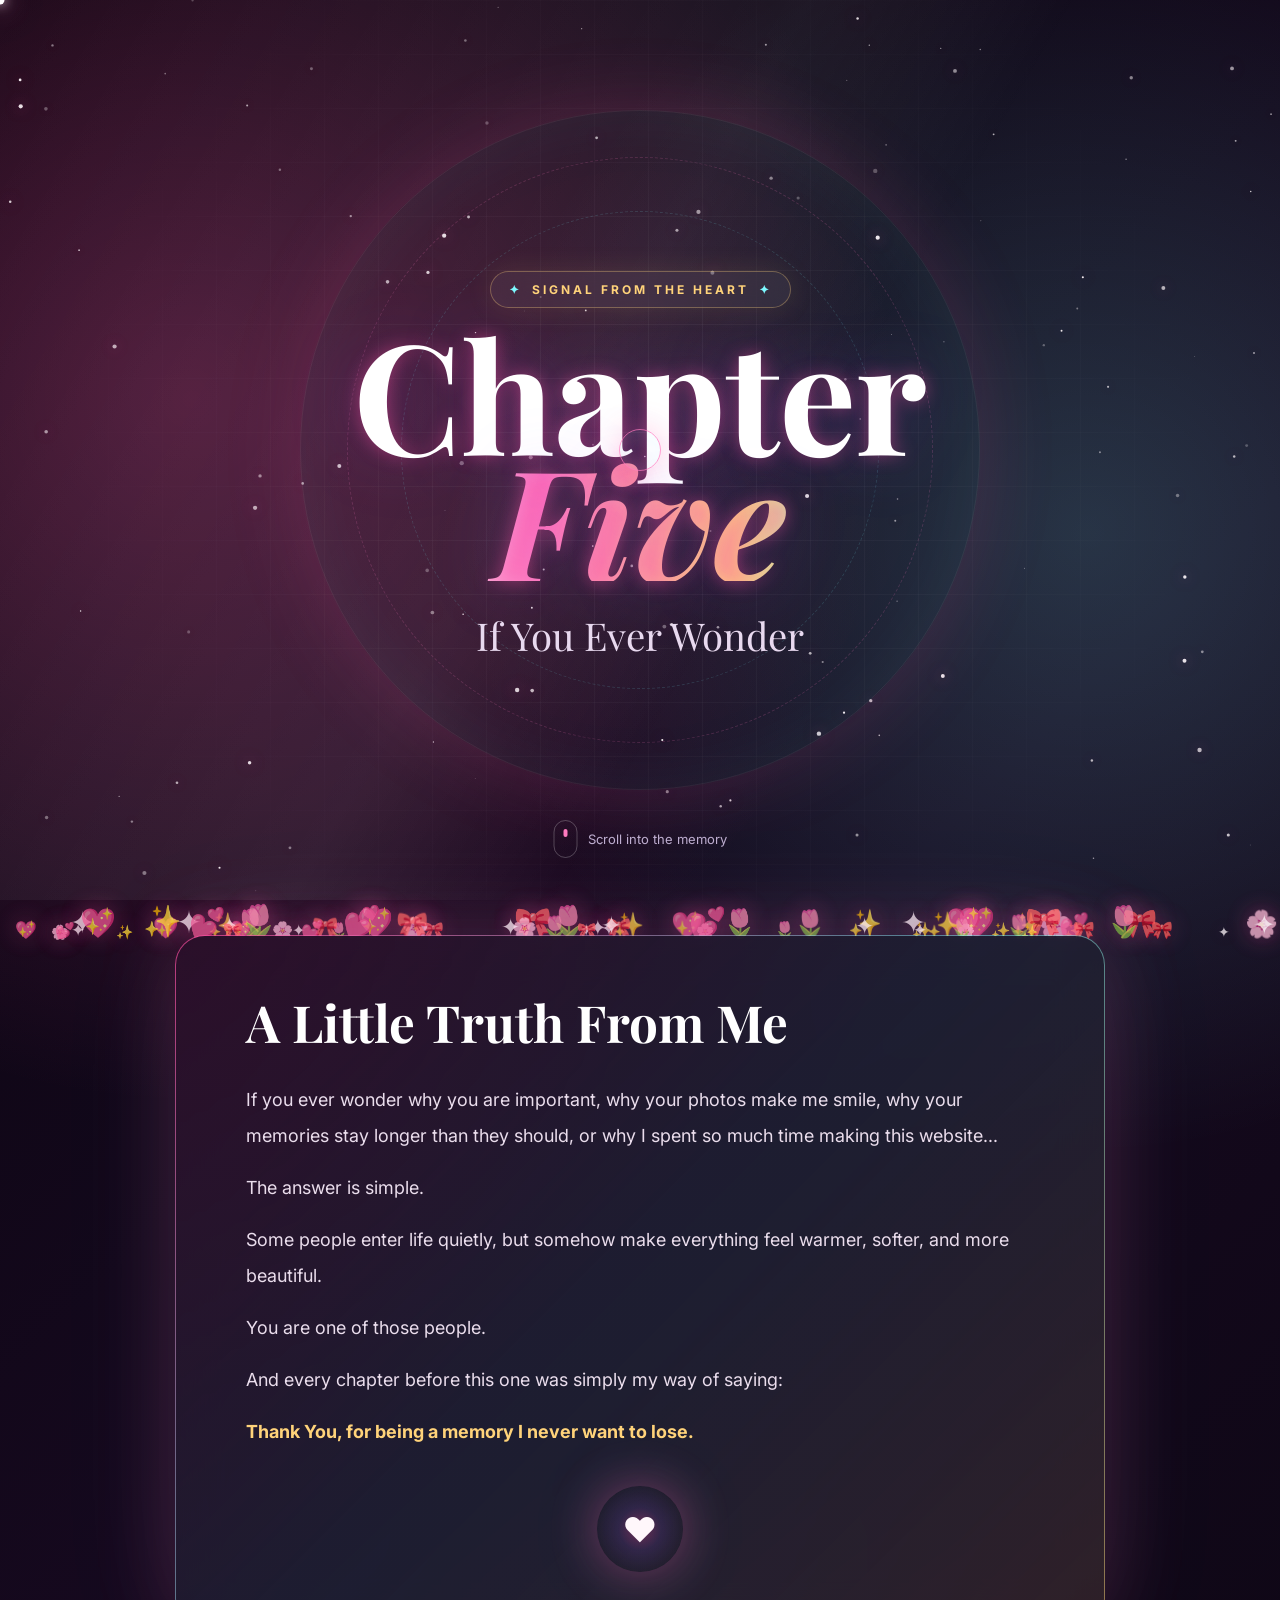
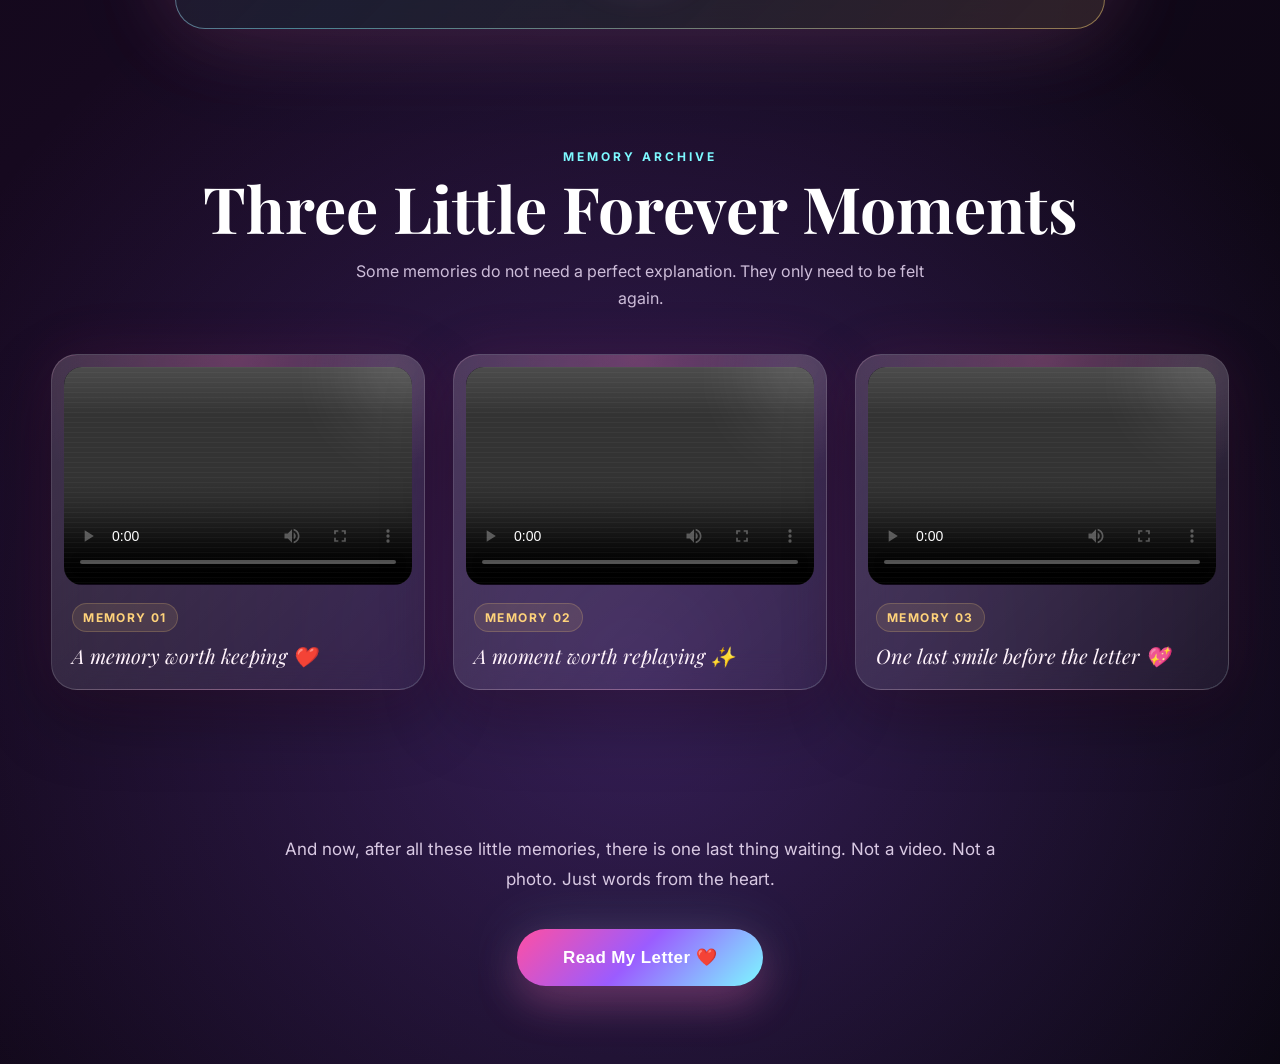
<file: chapter5.html>
<!DOCTYPE html>
<html lang="en">
<head>
<meta charset="UTF-8">
<meta name="viewport" content="width=device-width, initial-scale=1.0">

<title>Chapter 5 ❤️</title>

<link href="https://fonts.googleapis.com/css2?family=Playfair+Display:wght@600;700&family=Inter:wght@400;500;600;700&display=swap" rel="stylesheet">

<style>
*{
  margin:0;
  padding:0;
  box-sizing:border-box;
}

:root{
  --bg:#09060f;
  --deep:#15091d;
  --pink:#ff4fa3;
  --rose:#ff7abf;
  --violet:#9b5cff;
  --cyan:#7df9ff;
  --gold:#ffd37a;
  --white:#fff7fb;
  --soft:#cbb8d8;
}

html{
  scroll-behavior:smooth;
}

body{
  min-height:100vh;
  overflow-x:hidden;
  cursor:none;
  font-family:'Inter',sans-serif;
  color:var(--white);
  background:
    radial-gradient(circle at 15% 15%, rgba(255,79,163,.28), transparent 28%),
    radial-gradient(circle at 85% 20%, rgba(125,249,255,.18), transparent 26%),
    radial-gradient(circle at 50% 85%, rgba(155,92,255,.28), transparent 34%),
    linear-gradient(135deg,#08040d,#16091f 45%,#09060f);
}

body:before{
  content:"";
  position:fixed;
  inset:0;
  pointer-events:none;
  z-index:-3;
  background-image:
    linear-gradient(rgba(255,255,255,.055) 1px, transparent 1px),
    linear-gradient(90deg, rgba(255,255,255,.055) 1px, transparent 1px);
  background-size:54px 54px;
  mask-image:radial-gradient(circle at center, black, transparent 78%);
}

body:after{
  content:"";
  position:fixed;
  inset:0;
  pointer-events:none;
  z-index:-2;
  background:
    linear-gradient(120deg, transparent 0%, rgba(255,255,255,.07) 45%, transparent 60%);
  animation:lightSweep 9s ease-in-out infinite;
}

@keyframes lightSweep{
  0%,100%{
    transform:translateX(-80%) skewX(-16deg);
    opacity:.15;
  }
  50%{
    transform:translateX(80%) skewX(-16deg);
    opacity:.4;
  }
}

canvas{
  position:fixed;
  inset:0;
  width:100%;
  height:100%;
  z-index:-1;
  pointer-events:none;
}

.container{
  width:min(1180px,92vw);
  margin:auto;
  position:relative;
  z-index:2;
}

.hero{
  min-height:100vh;
  display:grid;
  place-items:center;
  text-align:center;
  position:relative;
  padding:80px 0 50px;
}

.hero-orbit{
  position:absolute;
  width:min(680px,90vw);
  aspect-ratio:1;
  border:1px solid rgba(255,255,255,.08);
  border-radius:50%;
  box-shadow:
    0 0 80px rgba(255,79,163,.16),
    inset 0 0 80px rgba(125,249,255,.06);
  animation:spin 18s linear infinite;
}

.hero-orbit:before,
.hero-orbit:after{
  content:"";
  position:absolute;
  inset:46px;
  border-radius:50%;
  border:1px dashed rgba(255,122,191,.18);
}

.hero-orbit:after{
  inset:100px;
  border-color:rgba(125,249,255,.14);
  animation:spinReverse 15s linear infinite;
}

@keyframes spin{
  to{
    transform:rotate(360deg);
  }
}

@keyframes spinReverse{
  to{
    transform:rotate(-360deg);
  }
}

.hero-content{
  position:relative;
  max-width:920px;
  padding:44px 20px;
}

.kicker{
  display:inline-flex;
  align-items:center;
  gap:10px;
  margin-bottom:22px;
  padding:10px 18px;
  border:1px solid rgba(255,211,122,.32);
  border-radius:999px;
  background:rgba(255,255,255,.06);
  box-shadow:0 0 28px rgba(255,211,122,.11);
  color:var(--gold);
  font-size:12px;
  font-weight:700;
  letter-spacing:3px;
  text-transform:uppercase;
  backdrop-filter:blur(16px);
}

.kicker:before,
.kicker:after{
  content:"✦";
  color:var(--cyan);
}

h1{
  font-family:'Playfair Display',serif;
  font-size:clamp(4.4rem,12vw,11rem);
  line-height:.82;
  letter-spacing:0;
  color:white;
  text-shadow:
    0 0 18px rgba(255,79,163,.45),
    0 0 70px rgba(155,92,255,.28);
}

h1 span{
  display:block;
  font-style:italic;
  background:linear-gradient(90deg,#fff,#ff7abf,#ffd37a,#7df9ff);
  -webkit-background-clip:text;
  background-clip:text;
  color:transparent;
}

.subtitle{
  max-width:700px;
  margin:30px auto 0;
  color:#e8d9ef;
  font-family:'Playfair Display',serif;
  font-size:clamp(1.5rem,3vw,2.55rem);
  line-height:1.25;
}

.scroll-chip{
  position:absolute;
  bottom:42px;
  left:50%;
  transform:translateX(-50%);
  display:flex;
  align-items:center;
  gap:10px;
  color:#bfaed0;
  font-size:13px;
}

.scroll-chip span{
  width:24px;
  height:38px;
  border:1px solid rgba(255,255,255,.24);
  border-radius:999px;
  position:relative;
}

.scroll-chip span:before{
  content:"";
  position:absolute;
  width:4px;
  height:8px;
  border-radius:999px;
  background:var(--rose);
  left:50%;
  top:8px;
  transform:translateX(-50%);
  animation:scrollDot 1.6s ease infinite;
}

@keyframes scrollDot{
  0%{
    opacity:0;
    transform:translate(-50%,0);
  }
  35%{
    opacity:1;
  }
  100%{
    opacity:0;
    transform:translate(-50%,14px);
  }
}

.message-section{
  padding:35px 0 90px;
}

.message-frame{
  position:relative;
  max-width:930px;
  margin:auto;
  padding:1px;
  border-radius:30px;
  background:linear-gradient(135deg, rgba(255,79,163,.7), rgba(125,249,255,.5), rgba(255,211,122,.55));
  box-shadow:
    0 0 80px rgba(255,79,163,.18),
    0 0 130px rgba(125,249,255,.08);
}

.message{
  position:relative;
  padding:52px clamp(24px,6vw,70px);
  border-radius:29px;
  background:
    linear-gradient(135deg, rgba(20,9,29,.88), rgba(19,8,30,.78)),
    radial-gradient(circle at top left, rgba(255,79,163,.22), transparent 40%);
  backdrop-filter:blur(20px);
  overflow:hidden;
}

.message:before{
  content:"";
  position:absolute;
  inset:0;
  background:
    linear-gradient(90deg, transparent, rgba(255,255,255,.08), transparent);
  transform:translateX(-100%);
  animation:panelGlow 7s ease-in-out infinite;
}

@keyframes panelGlow{
  0%,25%{
    transform:translateX(-100%);
  }
  60%,100%{
    transform:translateX(100%);
  }
}

.message-title{
  font-family:'Playfair Display',serif;
  font-size:clamp(2rem,4vw,3.4rem);
  margin-bottom:26px;
  color:#fff;
}

.message p{
  position:relative;
  font-size:18px;
  line-height:2;
  color:#eaddec;
  margin-bottom:16px;
}

.message strong{
  color:var(--gold);
  font-weight:700;
}

.heart-core{
  width:86px;
  height:86px;
  margin:36px auto 4px;
  display:grid;
  place-items:center;
  border-radius:50%;
  background:radial-gradient(circle, rgba(255,79,163,.34), rgba(155,92,255,.12), transparent 70%);
  box-shadow:
    0 0 45px rgba(255,79,163,.34),
    0 0 80px rgba(125,249,255,.12);
  animation:pulseLove 2.6s ease-in-out infinite;
  font-size:34px;
}

@keyframes pulseLove{
  0%,100%{
    transform:scale(1);
  }
  50%{
    transform:scale(1.08);
  }
}

.memory-zone{
  padding:30px 0 90px;
}

.section-head{
  text-align:center;
  margin-bottom:42px;
}

.section-head .label{
  color:var(--cyan);
  text-transform:uppercase;
  letter-spacing:3px;
  font-size:12px;
  font-weight:700;
  margin-bottom:12px;
}

.section-head h2{
  font-family:'Playfair Display',serif;
  font-size:clamp(2.3rem,5vw,4.6rem);
  line-height:1;
  color:#fff;
}

.section-head p{
  max-width:610px;
  margin:18px auto 0;
  color:#cdbdd9;
  line-height:1.7;
}

.gallery{
  display:grid;
  grid-template-columns:repeat(3,1fr);
  gap:28px;
  perspective:1200px;
}

.video-card{
  position:relative;
  padding:12px;
  border-radius:26px;
  background:
    linear-gradient(135deg, rgba(255,255,255,.16), rgba(255,255,255,.05)),
    radial-gradient(circle at top, rgba(255,79,163,.22), transparent 55%);
  border:1px solid rgba(255,255,255,.16);
  box-shadow:
    0 28px 70px rgba(0,0,0,.32),
    0 0 60px rgba(255,79,163,.1);
  backdrop-filter:blur(18px);
  transform-style:preserve-3d;
  transition:transform .35s ease, box-shadow .35s ease, border-color .35s ease;
  overflow:hidden;
}

.video-card:before{
  content:"";
  position:absolute;
  inset:-1px;
  border-radius:26px;
  padding:1px;
  background:linear-gradient(135deg, rgba(255,79,163,.9), transparent 35%, rgba(125,249,255,.7));
  mask:linear-gradient(#000 0 0) content-box, linear-gradient(#000 0 0);
  mask-composite:exclude;
  opacity:.42;
  pointer-events:none;
}

.video-card:after{
  content:"";
  position:absolute;
  width:120px;
  height:120px;
  border-radius:50%;
  background:rgba(255,255,255,.12);
  filter:blur(35px);
  right:-45px;
  top:-45px;
}

.video-card:hover{
  transform:translateY(-12px) rotateX(4deg) rotateY(-4deg);
  border-color:rgba(255,255,255,.28);
  box-shadow:
    0 38px 95px rgba(0,0,0,.42),
    0 0 85px rgba(255,79,163,.18);
}

.video-shell{
  position:relative;
  border-radius:18px;
  overflow:hidden;
  background:#12091a;
}

.video-shell:before{
  content:"";
  position:absolute;
  inset:0;
  z-index:2;
  pointer-events:none;
  background:
    linear-gradient(to bottom, rgba(255,255,255,.12), transparent 22%, transparent 70%, rgba(0,0,0,.22)),
    repeating-linear-gradient(to bottom, rgba(255,255,255,.035) 0 1px, transparent 1px 5px);
  mix-blend-mode:screen;
}

.video-card video{
  display:block;
  width:100%;
  aspect-ratio:16/10;
  object-fit:cover;
  border-radius:18px;
}

.memory-info{
  padding:18px 8px 8px;
  text-align:left;
}

.memory-number{
  display:inline-flex;
  margin-bottom:10px;
  padding:6px 10px;
  border-radius:999px;
  color:var(--gold);
  background:rgba(255,211,122,.1);
  border:1px solid rgba(255,211,122,.2);
  font-size:12px;
  font-weight:700;
  letter-spacing:1.4px;
}

.caption{
  font-family:'Playfair Display',serif;
  color:#fff3fb;
  font-size:20px;
  line-height:1.35;
  font-style:italic;
}

.final-strip{
  margin:20px auto 0;
  padding:34px 22px 78px;
  text-align:center;
}

.promise{
  max-width:760px;
  margin:auto;
  color:#d9c9e3;
  line-height:1.8;
  font-size:17px;
}

.nextBtn{
  position:relative;
  margin-top:34px;
  padding:18px 46px;
  border:none;
  border-radius:999px;
  color:white;
  font-size:17px;
  font-weight:700;
  letter-spacing:.4px;
  cursor:none;
  overflow:hidden;
  background:
    linear-gradient(135deg, #ff4fa3, #9b5cff 48%, #7df9ff);
  box-shadow:
    0 18px 42px rgba(255,79,163,.27),
    0 0 60px rgba(125,249,255,.16);
  transition:transform .25s ease, box-shadow .25s ease;
}

.nextBtn:before{
  content:"";
  position:absolute;
  inset:0;
  background:linear-gradient(90deg, transparent, rgba(255,255,255,.42), transparent);
  transform:translateX(-100%);
  transition:transform .55s ease;
}

.nextBtn:hover{
  transform:translateY(-4px) scale(1.02);
  box-shadow:
    0 26px 64px rgba(255,79,163,.36),
    0 0 85px rgba(125,249,255,.25);
}

.nextBtn:hover:before{
  transform:translateX(100%);
}

.nextBtn span{
  position:relative;
  z-index:1;
}

.float{
  position:fixed;
  bottom:-40px;
  font-size:22px;
  pointer-events:none;
  opacity:.75;
  z-index:1;
  animation:rise linear infinite;
  filter:drop-shadow(0 0 12px rgba(255,79,163,.45));
}

@keyframes rise{
  0%{
    transform:translateY(0) rotate(0deg) scale(.8);
    opacity:0;
  }
  12%{
    opacity:.75;
  }
  100%{
    transform:translateY(-115vh) rotate(35deg) scale(1.2);
    opacity:0;
  }
}

.cursor-dot,
.cursor-ring{
  position:fixed;
  top:0;
  left:0;
  pointer-events:none;
  z-index:9999;
  transform:translate(-50%,-50%);
}

.cursor-dot{
  width:9px;
  height:9px;
  border-radius:50%;
  background:#fff;
  box-shadow:
    0 0 12px rgba(255,255,255,.9),
    0 0 24px rgba(255,79,163,.9),
    0 0 38px rgba(125,249,255,.55);
}

.cursor-ring{
  width:42px;
  height:42px;
  border:1px solid rgba(255,122,191,.72);
  border-radius:50%;
  box-shadow:
    0 0 30px rgba(255,79,163,.28),
    inset 0 0 22px rgba(125,249,255,.08);
  transition:width .18s ease, height .18s ease, border-color .18s ease;
}

.cursor-ring.active{
  width:64px;
  height:64px;
  border-color:rgba(125,249,255,.8);
}

.sparkle{
  position:fixed;
  pointer-events:none;
  z-index:9998;
  color:#fff;
  font-size:14px;
  animation:sparkleFade .85s ease-out forwards;
  text-shadow:
    0 0 12px rgba(255,79,163,.9),
    0 0 22px rgba(125,249,255,.55);
}

@keyframes sparkleFade{
  0%{
    transform:translate(-50%,-50%) scale(.35) rotate(0deg);
    opacity:1;
  }
  100%{
    transform:translate(-50%,-95%) scale(1.6) rotate(50deg);
    opacity:0;
  }
}

@media(max-width:980px){
  .gallery{
    grid-template-columns:1fr;
    max-width:580px;
    margin:auto;
  }

  .hero{
    min-height:88vh;
  }

  .hero-orbit{
    opacity:.7;
  }
}

@media(max-width:560px){
  body{
    cursor:auto;
  }

  .cursor-dot,
  .cursor-ring{
    display:none;
  }

  .container{
    width:min(100% - 28px,1180px);
  }

  .hero{
    min-height:82vh;
    padding-top:52px;
  }

  .kicker{
    font-size:10px;
    letter-spacing:2px;
    padding:9px 13px;
  }

  .message{
    padding:40px 22px;
  }

  .message p{
    font-size:16px;
    line-height:1.85;
  }

  .nextBtn{
    cursor:pointer;
    width:100%;
    max-width:330px;
  }

  .scroll-chip{
    bottom:24px;
  }
}
</style>
</head>

<body>

<canvas id="starCanvas"></canvas>

<div class="container">

  <section class="hero">
    <div class="hero-orbit"></div>

    <div class="hero-content">
      <div class="kicker">Signal from the heart</div>
      <h1>Chapter <span>Five</span></h1>
      <p class="subtitle">If You Ever Wonder</p>
    </div>

    <div class="scroll-chip">
      <span></span>
      Scroll into the memory
    </div>
  </section>

  <section class="message-section">
    <div class="message-frame">
      <div class="message">
        <h2 class="message-title">A Little Truth From Me</h2>

        <p>If you ever wonder why you are important, why your photos make me smile, why your memories stay longer than they should, or why I spent so much time making this website...</p>

        <p>The answer is simple.</p>

        <p>Some people enter life quietly, but somehow make everything feel warmer, softer, and more beautiful.</p>

        <p>You are one of those people.</p>

        <p>And every chapter before this one was simply my way of saying:</p>

        <p><strong>Thank You, for being a memory I never want to lose.</strong></p>

        <div class="heart-core">❤️</div>
      </div>
    </div>
  </section>

  <section class="memory-zone">

    <div class="section-head">
      <div class="label">Memory Archive</div>
      <h2>Three Little Forever Moments</h2>
      <p>Some memories do not need a perfect explanation. They only need to be felt again.</p>
    </div>

    <div class="gallery">

      <div class="video-card">
        <div class="video-shell">
          <video controls>
            <source src="videos/video9.mp4" type="video/mp4">
          </video>
        </div>
        <div class="memory-info">
          <div class="memory-number">MEMORY 01</div>
          <div class="caption">A memory worth keeping ❤️</div>
        </div>
      </div>

      <div class="video-card">
        <div class="video-shell">
          <video controls>
            <source src="videos/video10.mp4" type="video/mp4">
          </video>
        </div>
        <div class="memory-info">
          <div class="memory-number">MEMORY 02</div>
          <div class="caption">A moment worth replaying ✨</div>
        </div>
      </div>

      <div class="video-card">
        <div class="video-shell">
          <video controls>
            <source src="videos/video11.mp4" type="video/mp4">
          </video>
        </div>
        <div class="memory-info">
          <div class="memory-number">MEMORY 03</div>
          <div class="caption">One last smile before the letter 💖</div>
        </div>
      </div>

    </div>

  </section>

  <section class="final-strip">
    <p class="promise">
      And now, after all these little memories, there is one last thing waiting.
      Not a video. Not a photo. Just words from the heart.
    </p>

    <button class="nextBtn" onclick="location.href='letter.html'">
      <span>Read My Letter ❤️</span>
    </button>
  </section>

</div>

<script>
const canvas = document.getElementById("starCanvas");
const ctx = canvas.getContext("2d");

let stars = [];
let width;
let height;

function resizeCanvas(){
  width = canvas.width = window.innerWidth;
  height = canvas.height = window.innerHeight;

  stars = [];

  for(let i = 0; i < 130; i++){
    stars.push({
      x: Math.random() * width,
      y: Math.random() * height,
      size: Math.random() * 1.8 + .4,
      speed: Math.random() * .35 + .08,
      glow: Math.random() * .7 + .25
    });
  }
}

function drawStars(){
  ctx.clearRect(0,0,width,height);

  for(const star of stars){
    star.y += star.speed;

    if(star.y > height + 10){
      star.y = -10;
      star.x = Math.random() * width;
    }

    ctx.beginPath();
    ctx.arc(star.x, star.y, star.size, 0, Math.PI * 2);
    ctx.fillStyle = `rgba(255, 247, 251, ${star.glow})`;
    ctx.shadowBlur = 14;
    ctx.shadowColor = "rgba(255,79,163,.65)";
    ctx.fill();
  }

  requestAnimationFrame(drawStars);
}

resizeCanvas();
drawStars();

window.addEventListener("resize", resizeCanvas);

const floatingIcons = ["✨","💖","🌸","💕","🎀","🌷","✦"];

for(let i = 0; i < 70; i++){
  const item = document.createElement("div");
  item.className = "float";
  item.innerHTML = floatingIcons[Math.floor(Math.random() * floatingIcons.length)];
  item.style.left = Math.random() * 100 + "%";
  item.style.animationDuration = 11 + Math.random() * 13 + "s";
  item.style.animationDelay = Math.random() * 9 + "s";
  item.style.fontSize = 14 + Math.random() * 18 + "px";
  document.body.appendChild(item);
}

const cursorDot = document.createElement("div");
cursorDot.className = "cursor-dot";

const cursorRing = document.createElement("div");
cursorRing.className = "cursor-ring";

document.body.appendChild(cursorRing);
document.body.appendChild(cursorDot);

let mouseX = window.innerWidth / 2;
let mouseY = window.innerHeight / 2;
let ringX = mouseX;
let ringY = mouseY;
let lastSparkle = 0;

document.addEventListener("mousemove", function(e){
  mouseX = e.clientX;
  mouseY = e.clientY;

  cursorDot.style.left = mouseX + "px";
  cursorDot.style.top = mouseY + "px";

  const now = Date.now();

  if(now - lastSparkle > 38){
    createSparkle(mouseX, mouseY);
    lastSparkle = now;
  }
});

document.querySelectorAll("button, video").forEach(function(element){
  element.addEventListener("mouseenter", function(){
    cursorRing.classList.add("active");
  });

  element.addEventListener("mouseleave", function(){
    cursorRing.classList.remove("active");
  });
});

function animateCursor(){
  ringX += (mouseX - ringX) * .14;
  ringY += (mouseY - ringY) * .14;

  cursorRing.style.left = ringX + "px";
  cursorRing.style.top = ringY + "px";

  requestAnimationFrame(animateCursor);
}

animateCursor();

function createSparkle(x, y){
  const sparkle = document.createElement("div");
  sparkle.className = "sparkle";
  sparkle.innerHTML = Math.random() > .5 ? "✦" : "✨";

  sparkle.style.left = x + (Math.random() * 28 - 14) + "px";
  sparkle.style.top = y + (Math.random() * 28 - 14) + "px";
  sparkle.style.fontSize = 9 + Math.random() * 12 + "px";

  document.body.appendChild(sparkle);

  setTimeout(function(){
    sparkle.remove();
  }, 900);
}

const cards = document.querySelectorAll(".video-card");

cards.forEach(function(card){
  card.addEventListener("mousemove", function(e){
    const rect = card.getBoundingClientRect();
    const x = e.clientX - rect.left;
    const y = e.clientY - rect.top;

    const rotateY = ((x / rect.width) - .5) * 10;
    const rotateX = ((y / rect.height) - .5) * -10;

    card.style.transform = `translateY(-12px) rotateX(${rotateX}deg) rotateY(${rotateY}deg)`;
  });

  card.addEventListener("mouseleave", function(){
    card.style.transform = "";
  });
});
</script>

</body>
</html>
</file>
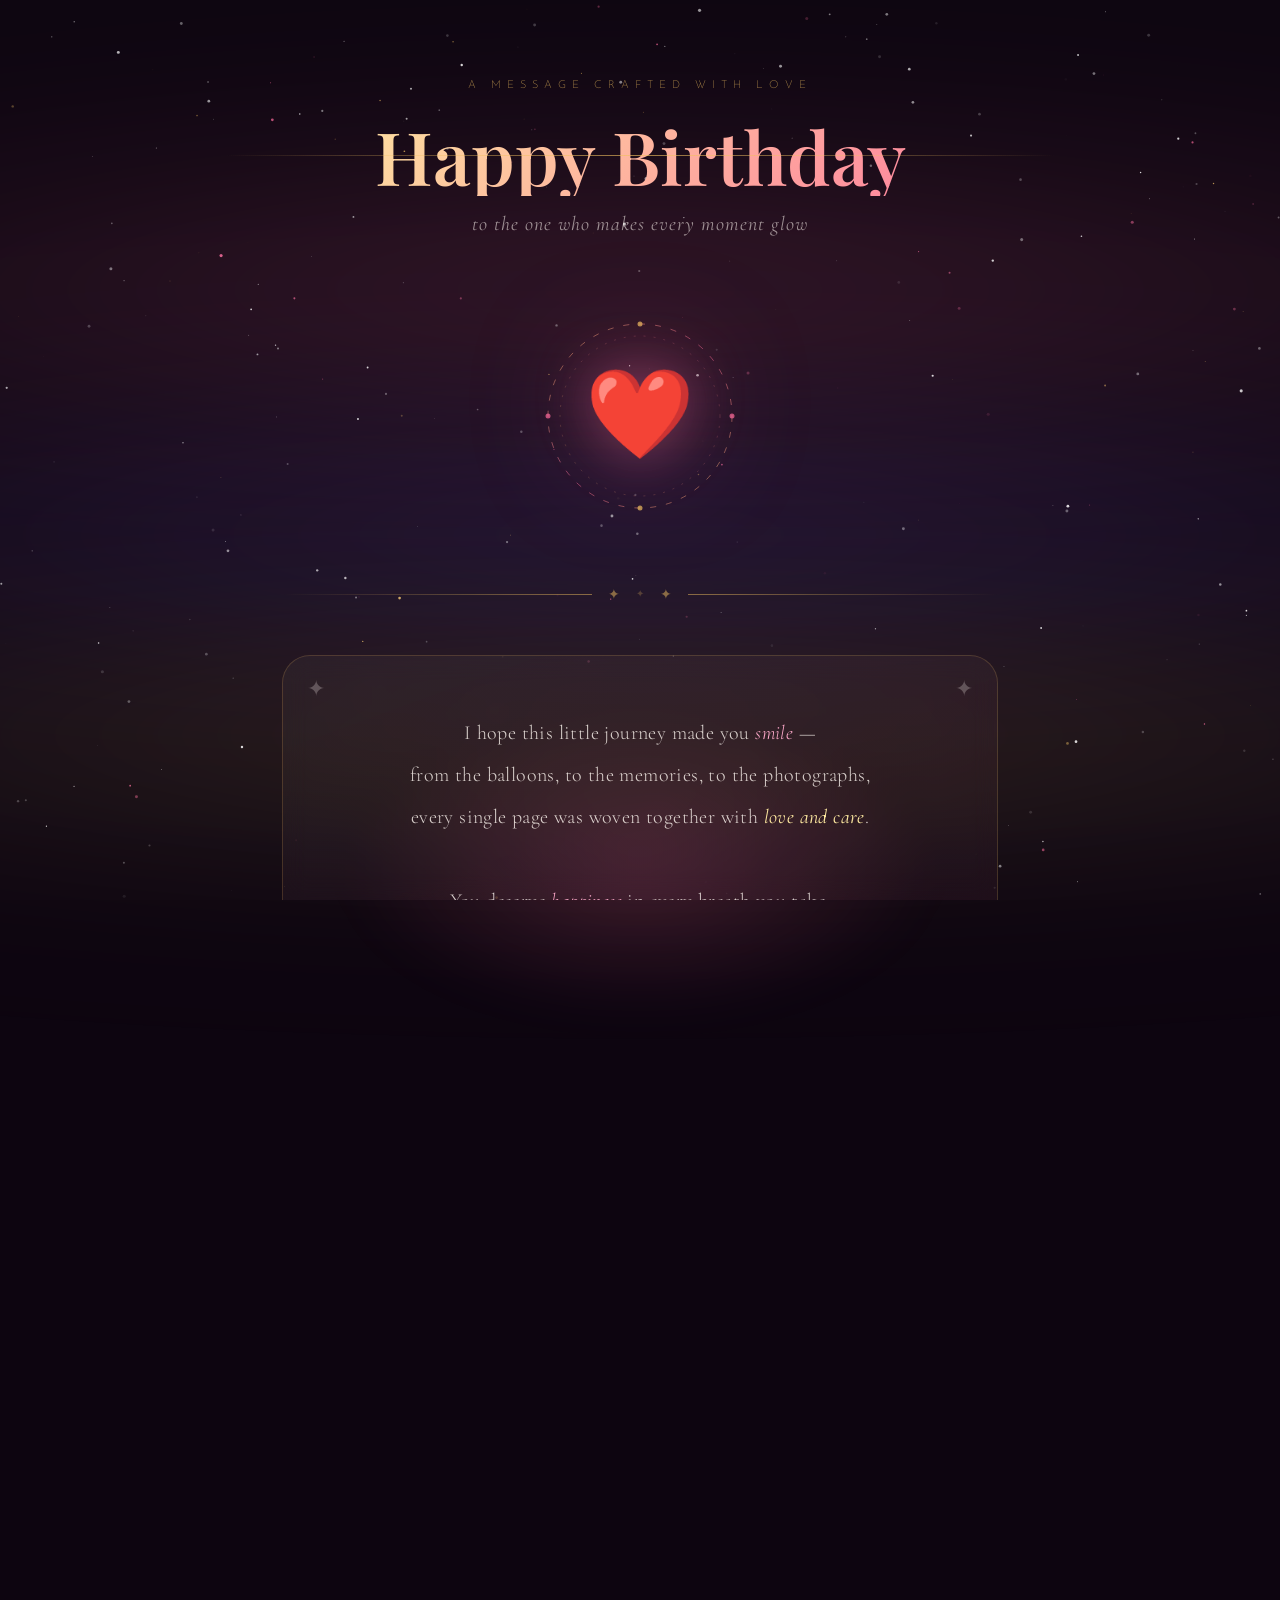
<file: final.html>
<!DOCTYPE html>
<html lang="en">
<head>
<meta charset="UTF-8">
<meta name="viewport" content="width=device-width, initial-scale=1.0">
<title>Happy Birthday ❤️</title>
<link href="https://fonts.googleapis.com/css2?family=Playfair+Display:ital,wght@0,400;0,600;0,700;1,400;1,600&family=Cormorant+Garamond:ital,wght@0,300;0,400;1,300;1,400&family=Josefin+Sans:wght@200;300;400&display=swap" rel="stylesheet">
<style>
*{margin:0;padding:0;box-sizing:border-box;}

:root{
  --rose:#ff6b9d;
  --deep-rose:#e8447a;
  --gold:#f0c060;
  --soft-gold:#fde8a0;
  --cream:#fff8f2;
  --wine:#8b1a4a;
  --dark:#0d0510;
  --midnight:#120820;
  --glow-rose:rgba(255,107,157,0.4);
  --glow-gold:rgba(240,192,96,0.35);
}

html,body{
  height:100%;
  overflow-x:hidden;
  background:var(--dark);
  font-family:'Cormorant Garamond',serif;
  color:var(--cream);
}

/* ──── STAR FIELD ──── */
#stars-canvas{
  position:fixed;inset:0;
  pointer-events:none;
  z-index:0;
}

/* ──── AURORA BANDS ──── */
.aurora{
  position:fixed;
  width:200%;left:-50%;
  pointer-events:none;
  z-index:1;
  mix-blend-mode:screen;
  opacity:0.18;
  border-radius:50%;
  filter:blur(80px);
}
.aurora-1{
  height:400px;top:10%;
  background:radial-gradient(ellipse,#ff6b9d 0%,transparent 70%);
  animation:drift1 18s ease-in-out infinite alternate;
}
.aurora-2{
  height:350px;top:40%;
  background:radial-gradient(ellipse,#8b5cf6 0%,transparent 70%);
  animation:drift2 22s ease-in-out infinite alternate;
}
.aurora-3{
  height:300px;top:65%;
  background:radial-gradient(ellipse,#f0c060 0%,transparent 70%);
  animation:drift3 26s ease-in-out infinite alternate;
}
@keyframes drift1{from{transform:translateX(0) scaleY(1);}to{transform:translateX(15%) scaleY(1.3);}}
@keyframes drift2{from{transform:translateX(0) scaleY(1);}to{transform:translateX(-12%) scaleY(0.8);}}
@keyframes drift3{from{transform:translateX(0) scaleY(1);}to{transform:translateX(10%) scaleY(1.2);}}

/* ──── FLOATING PETALS ──── */
.petal{
  position:fixed;
  pointer-events:none;
  z-index:2;
  font-size:18px;
  opacity:0;
  animation:petalFall linear infinite;
}
@keyframes petalFall{
  0%{transform:translateY(-60px) rotate(0deg) scale(0.6);opacity:0;}
  10%{opacity:0.7;}
  90%{opacity:0.4;}
  100%{transform:translateY(110vh) rotate(720deg) scale(1.1);opacity:0;}
}

/* ──── MAIN SCROLL WRAPPER ──── */
.page{
  position:relative;
  z-index:10;
  max-width:780px;
  margin:0 auto;
  padding:80px 32px 120px;
}

/* ──── HEADER ──── */
.header{
  text-align:center;
  margin-bottom:80px;
}
.eyebrow{
  font-family:'Josefin Sans',sans-serif;
  font-weight:200;
  font-size:11px;
  letter-spacing:6px;
  text-transform:uppercase;
  color:var(--gold);
  opacity:0.8;
  margin-bottom:24px;
}
.title-wrap{
  position:relative;
  display:inline-block;
}
.title-wrap::before,.title-wrap::after{
  content:'';
  position:absolute;
  top:50%;left:-70px;right:-70px;
  height:1px;
  background:linear-gradient(90deg,transparent,var(--gold),transparent);
  opacity:0.4;
}
h1{
  font-family:'Playfair Display',serif;
  font-size:clamp(2.8rem,6vw,4.6rem);
  font-weight:600;
  line-height:1.1;
  background:linear-gradient(135deg,#fde8a0 0%,#ff6b9d 40%,#fde8a0 75%,#ff6b9d 100%);
  -webkit-background-clip:text;
  -webkit-text-fill-color:transparent;
  background-clip:text;
  background-size:300% 300%;
  animation:shimmer 6s ease infinite;
  text-shadow:none;
  padding:0 80px;
}
@keyframes shimmer{
  0%{background-position:0% 50%;}
  50%{background-position:100% 50%;}
  100%{background-position:0% 50%;}
}
.subtitle-line{
  font-family:'Cormorant Garamond',serif;
  font-style:italic;
  font-size:1.25rem;
  color:rgba(255,248,242,0.55);
  margin-top:16px;
  letter-spacing:0.05em;
}

/* ──── HEART CENTREPIECE ──── */
.heart-stage{
  display:flex;
  justify-content:center;
  margin:60px 0 70px;
}
.heart-ring{
  position:relative;
  width:200px;height:200px;
  display:flex;align-items:center;justify-content:center;
}
.ring-svg{
  position:absolute;inset:0;
  animation:rotateSlow 20s linear infinite;
}
.heart-emoji{
  font-size:88px;
  position:relative;
  z-index:2;
  animation:heartbeat 2.4s ease-in-out infinite;
  filter:drop-shadow(0 0 28px var(--glow-rose)) drop-shadow(0 0 60px rgba(255,107,157,0.25));
}
@keyframes heartbeat{
  0%,100%{transform:scale(1);}
  14%{transform:scale(1.18);}
  28%{transform:scale(1);}
  42%{transform:scale(1.12);}
  56%{transform:scale(1);}
}
@keyframes rotateSlow{from{transform:rotate(0deg);}to{transform:rotate(360deg);}}

/* ──── DIVIDER ──── */
.divider{
  display:flex;
  align-items:center;
  gap:16px;
  margin:52px 0;
  opacity:0.5;
}
.divider-line{flex:1;height:1px;background:linear-gradient(90deg,transparent,var(--gold));}
.divider-line:last-child{background:linear-gradient(90deg,var(--gold),transparent);}
.divider-gem{font-size:14px;color:var(--gold);}

/* ──── MESSAGE CARD ──── */
.card{
  position:relative;
  background:linear-gradient(160deg,rgba(255,255,255,0.04) 0%,rgba(255,107,157,0.05) 50%,rgba(255,255,255,0.03) 100%);
  border:1px solid rgba(240,192,96,0.18);
  border-radius:28px;
  padding:56px 56px 56px;
  backdrop-filter:blur(12px);
  overflow:hidden;
}
.card::before{
  content:'';
  position:absolute;
  top:-1px;left:10%;right:10%;
  height:1px;
  background:linear-gradient(90deg,transparent,var(--gold),transparent);
  opacity:0.6;
}
.card::after{
  content:'';
  position:absolute;
  bottom:-1px;left:10%;right:10%;
  height:1px;
  background:linear-gradient(90deg,transparent,var(--rose),transparent);
  opacity:0.4;
}
.card-corner{
  position:absolute;
  font-size:22px;
  opacity:0.25;
}
.card-corner.tl{top:20px;left:24px;}
.card-corner.tr{top:20px;right:24px;}
.card-corner.bl{bottom:20px;left:24px;}
.card-corner.br{bottom:20px;right:24px;}

.message-text{
  font-family:'Cormorant Garamond',serif;
  font-size:clamp(1.05rem,2vw,1.25rem);
  font-weight:300;
  line-height:2.1;
  color:rgba(255,248,242,0.82);
  text-align:center;
  letter-spacing:0.02em;
}
.message-text .highlight{
  color:var(--soft-gold);
  font-style:italic;
  font-weight:400;
}
.message-text .rose-word{
  color:#ffaacb;
  font-style:italic;
}

/* ──── QUOTE BLOCK ──── */
.quote-block{
  margin:44px 0;
  padding:28px 40px;
  border-left:2px solid var(--rose);
  background:rgba(255,107,157,0.05);
  border-radius:0 16px 16px 0;
  position:relative;
}
.quote-block::before{
  content:'\201C';
  font-family:'Playfair Display',serif;
  font-size:80px;
  color:var(--rose);
  opacity:0.2;
  position:absolute;
  top:-10px;left:14px;
  line-height:1;
}
.quote-text{
  font-family:'Cormorant Garamond',serif;
  font-style:italic;
  font-size:1.2rem;
  line-height:1.9;
  color:rgba(255,248,242,0.75);
  padding-left:32px;
}

/* ──── STAT ROW (little sparkle facts) ──── */
.sparkle-row{
  display:flex;
  gap:16px;
  justify-content:center;
  margin:44px 0;
  flex-wrap:wrap;
}
.sparkle-pill{
  background:rgba(255,107,157,0.08);
  border:1px solid rgba(255,107,157,0.22);
  border-radius:100px;
  padding:10px 22px;
  font-family:'Josefin Sans',sans-serif;
  font-weight:300;
  font-size:12px;
  letter-spacing:2px;
  color:rgba(255,200,220,0.8);
  text-transform:uppercase;
  white-space:nowrap;
}

/* ──── WISHES SECTION ──── */
.wishes{
  text-align:center;
  margin:60px 0 40px;
}
.wishes-heading{
  font-family:'Playfair Display',serif;
  font-style:italic;
  font-size:1.6rem;
  color:var(--gold);
  margin-bottom:36px;
  opacity:0.9;
}
.wish-grid{
  display:grid;
  grid-template-columns:repeat(auto-fit,minmax(190px,1fr));
  gap:16px;
  margin-top:24px;
}
.wish-item{
  background:rgba(255,255,255,0.03);
  border:1px solid rgba(240,192,96,0.12);
  border-radius:20px;
  padding:28px 20px;
  text-align:center;
  transition:transform 0.4s ease,background 0.4s ease,border-color 0.4s ease;
  cursor:default;
}
.wish-item:hover{
  transform:translateY(-6px) scale(1.02);
  background:rgba(255,107,157,0.07);
  border-color:rgba(255,107,157,0.3);
}
.wish-icon{font-size:34px;display:block;margin-bottom:12px;}
.wish-label{
  font-family:'Josefin Sans',sans-serif;
  font-weight:300;
  font-size:11px;
  letter-spacing:3px;
  text-transform:uppercase;
  color:rgba(255,248,242,0.5);
  display:block;
  margin-bottom:6px;
}
.wish-value{
  font-family:'Cormorant Garamond',serif;
  font-size:1.05rem;
  color:rgba(255,248,242,0.8);
  line-height:1.5;
}

/* ──── SIGNATURE ──── */
.signature-section{
  text-align:center;
  margin-top:72px;
}
.from-label{
  font-family:'Josefin Sans',sans-serif;
  font-weight:200;
  font-size:10px;
  letter-spacing:5px;
  text-transform:uppercase;
  color:rgba(255,248,242,0.35);
  margin-bottom:16px;
}
.signature-name{
  font-family:'Playfair Display',serif;
  font-style:italic;
  font-size:3rem;
  color:transparent;
  background:linear-gradient(90deg,var(--gold),var(--rose),var(--gold));
  -webkit-background-clip:text;
  -webkit-text-fill-color:transparent;
  background-clip:text;
  background-size:200% 100%;
  animation:shimmer 4s ease infinite;
  display:inline-block;
}
.forever-tag{
  font-family:'Cormorant Garamond',serif;
  font-style:italic;
  font-size:0.95rem;
  color:rgba(255,248,242,0.35);
  margin-top:10px;
  letter-spacing:0.1em;
}
.heart-row{
  margin-top:20px;
  font-size:22px;
  letter-spacing:6px;
  opacity:0.6;
  animation:fadeInOut 3s ease infinite;
}
@keyframes fadeInOut{
  0%,100%{opacity:0.4;}
  50%{opacity:0.9;}
}

/* ──── BOTTOM GLOW ──── */
.bottom-glow{
  position:fixed;
  bottom:-120px;left:50%;
  transform:translateX(-50%);
  width:600px;height:300px;
  background:radial-gradient(ellipse,rgba(255,107,157,0.18) 0%,transparent 70%);
  pointer-events:none;
  z-index:3;
  filter:blur(20px);
}

/* ──── RESPONSIVE ──── */
@media(max-width:600px){
  .page{padding:50px 20px 80px;}
  .card{padding:36px 28px;}
  h1{padding:0 20px;font-size:2.4rem;}
  .title-wrap::before,.title-wrap::after{display:none;}
}
</style>
</head>
<body>

<canvas id="stars-canvas"></canvas>

<div class="aurora aurora-1"></div>
<div class="aurora aurora-2"></div>
<div class="aurora aurora-3"></div>

<div class="bottom-glow"></div>

<div class="page">

  <!-- HEADER -->
  <header class="header">
    <p class="eyebrow">A message crafted with love</p>
    <div class="title-wrap">
      <h1>Happy Birthday</h1>
    </div>
    <p class="subtitle-line">to the one who makes every moment glow</p>
  </header>

  <!-- HEART -->
  <div class="heart-stage">
    <div class="heart-ring">
      <svg class="ring-svg" viewBox="0 0 200 200" fill="none" xmlns="http://www.w3.org/2000/svg">
        <circle cx="100" cy="100" r="92" stroke="url(#ringGrad)" stroke-width="0.8" stroke-dasharray="6 10" opacity="0.6"/>
        <circle cx="100" cy="100" r="80" stroke="url(#ringGrad2)" stroke-width="0.5" stroke-dasharray="2 8" opacity="0.4"/>
        <!-- small diamond marks -->
        <circle cx="100" cy="8" r="2.5" fill="#f0c060" opacity="0.7"/>
        <circle cx="192" cy="100" r="2.5" fill="#ff6b9d" opacity="0.7"/>
        <circle cx="100" cy="192" r="2.5" fill="#f0c060" opacity="0.7"/>
        <circle cx="8" cy="100" r="2.5" fill="#ff6b9d" opacity="0.7"/>
        <defs>
          <linearGradient id="ringGrad" x1="0" y1="0" x2="200" y2="200" gradientUnits="userSpaceOnUse">
            <stop offset="0%" stop-color="#f0c060"/>
            <stop offset="50%" stop-color="#ff6b9d"/>
            <stop offset="100%" stop-color="#f0c060"/>
          </linearGradient>
          <linearGradient id="ringGrad2" x1="200" y1="0" x2="0" y2="200" gradientUnits="userSpaceOnUse">
            <stop offset="0%" stop-color="#ff6b9d"/>
            <stop offset="100%" stop-color="#f0c060"/>
          </linearGradient>
        </defs>
      </svg>
      <div class="heart-emoji">❤️</div>
    </div>
  </div>

  <!-- DIVIDER -->
  <div class="divider">
    <div class="divider-line"></div>
    <span class="divider-gem">✦</span>
    <span class="divider-gem" style="font-size:10px;color:rgba(240,192,96,0.5);">✦</span>
    <span class="divider-gem">✦</span>
    <div class="divider-line"></div>
  </div>

  <!-- MESSAGE CARD -->
  <div class="card">
    <span class="card-corner tl">✦</span>
    <span class="card-corner tr">✦</span>
    <span class="card-corner bl">✦</span>
    <span class="card-corner br">✦</span>

    <p class="message-text">
      I hope this little journey made you <span class="rose-word">smile</span>&nbsp;—<br>
      from the balloons, to the memories, to the photographs,<br>
      every single page was woven together with <span class="highlight">love and care</span>.<br><br>

      You deserve <span class="rose-word">happiness</span> in every breath you take.<br>
      You deserve <span class="highlight">beautiful memories</span> etched into forever.<br>
      You deserve every success and every joy<br>
      this magnificent world has to offer.<br><br>

      Never forget how <span class="rose-word">extraordinary</span> you truly are.
    </p>

    <div class="quote-block">
      <p class="quote-text">
        And no matter how many birthdays bloom and fade,<br>
        I hope this one remains<br>
        <em>a little constellation of its own</em> —<br>
        bright, quiet, and unforgettable.
      </p>
    </div>

    <p class="message-text" style="margin-top:0;">
      Thank you for being <span class="highlight">you</span>. ❤️
    </p>
  </div>

  <!-- SPARKLE PILLS -->
  <div class="sparkle-row">
    <div class="sparkle-pill">✦ Another year of magic</div>
    <div class="sparkle-pill">✦ Infinite love</div>
    <div class="sparkle-pill">✦ Forever cherished</div>
    <div class="sparkle-pill">✦ Written in starlight</div>
  </div>

  <!-- WISHES -->
  <div class="wishes">
    <p class="wishes-heading">My wishes for you</p>
    <div class="wish-grid">
      <div class="wish-item">
        <span class="wish-icon">🌸</span>
        <span class="wish-label">Happiness</span>
        <span class="wish-value">May every day bloom like a flower in spring</span>
      </div>
      <div class="wish-item">
        <span class="wish-icon">✨</span>
        <span class="wish-label">Dreams</span>
        <span class="wish-value">May every dream find its way home to you</span>
      </div>
      <div class="wish-item">
        <span class="wish-icon">🌙</span>
        <span class="wish-label">Peace</span>
        <span class="wish-value">May the night always bring you rest and wonder</span>
      </div>
      <div class="wish-item">
        <span class="wish-icon">💫</span>
        <span class="wish-label">Success</span>
        <span class="wish-value">May the stars align in your favour always</span>
      </div>
      <div class="wish-item">
        <span class="wish-icon">🦋</span>
        <span class="wish-label">Freedom</span>
        <span class="wish-value">May you always soar beyond every horizon</span>
      </div>
      <div class="wish-item">
        <span class="wish-icon">💖</span>
        <span class="wish-label">Love</span>
        <span class="wish-value">May love find you in every corner of the world</span>
      </div>
    </div>
  </div>

  <!-- DIVIDER 2 -->
  <div class="divider" style="margin-top:64px;">
    <div class="divider-line"></div>
    <span class="divider-gem">❧</span>
    <div class="divider-line"></div>
  </div>

  <!-- SIGNATURE -->
  <div class="signature-section">
    <p class="from-label">forever yours</p>
    <div class="signature-name">Sanskar</div>
    <p class="forever-tag">written somewhere between the stars and your smile</p>
    <div class="heart-row">❤️ ❤️ ❤️</div>
  </div>

</div>

<script>
/* ── STARS ── */
(function(){
  const c=document.getElementById('stars-canvas');
  const ctx=c.getContext('2d');
  let W,H,stars=[];
  function resize(){
    W=c.width=window.innerWidth;
    H=c.height=window.innerHeight;
  }
  function initStars(){
    stars=[];
    for(let i=0;i<320;i++){
      stars.push({
        x:Math.random()*W,
        y:Math.random()*H,
        r:Math.random()*1.4+0.2,
        a:Math.random(),
        da:(Math.random()-0.5)*0.003+0.001,
        color:Math.random()<0.15?'#f0c060':Math.random()<0.2?'#ff6b9d':'#ffffff'
      });
    }
  }
  function drawStars(){
    ctx.clearRect(0,0,W,H);
    stars.forEach(s=>{
      s.a+=s.da;
      if(s.a>1||s.a<0)s.da*=-1;
      ctx.beginPath();
      ctx.arc(s.x,s.y,s.r,0,Math.PI*2);
      ctx.fillStyle=s.color;
      ctx.globalAlpha=s.a*0.85;
      ctx.fill();
    });
    ctx.globalAlpha=1;
    requestAnimationFrame(drawStars);
  }
  window.addEventListener('resize',()=>{resize();initStars();});
  resize();initStars();drawStars();
})();

/* ── PETALS ── */
(function(){
  const icons=['🌸','💖','✨','🌷','💕','🎀','🦋','❤️','🌺','💫'];
  function spawnPetal(){
    const el=document.createElement('div');
    el.className='petal';
    el.textContent=icons[Math.floor(Math.random()*icons.length)];
    el.style.left=Math.random()*100+'%';
    el.style.fontSize=(14+Math.random()*14)+'px';
    el.style.animationDuration=(10+Math.random()*16)+'s';
    el.style.animationDelay=(Math.random()*8)+'s';
    document.body.appendChild(el);
    setTimeout(()=>el.remove(),(26+Math.random()*6)*1000);
  }
  for(let i=0;i<60;i++)spawnPetal();
  setInterval(spawnPetal,900);
})();

/* ── SCROLL REVEAL ── */
(function(){
  const els=document.querySelectorAll('.card,.wish-item,.quote-block,.sparkle-pill');
  els.forEach(el=>{
    el.style.opacity='0';
    el.style.transform='translateY(30px)';
    el.style.transition='opacity 0.9s ease, transform 0.9s ease';
  });
  const obs=new IntersectionObserver(entries=>{
    entries.forEach((e,i)=>{
      if(e.isIntersecting){
        setTimeout(()=>{
          e.target.style.opacity='1';
          e.target.style.transform='translateY(0)';
        },i*60);
        obs.unobserve(e.target);
      }
    });
  },{threshold:0.12});
  els.forEach(el=>obs.observe(el));
})();
</script>
</body>
</html>
</file>
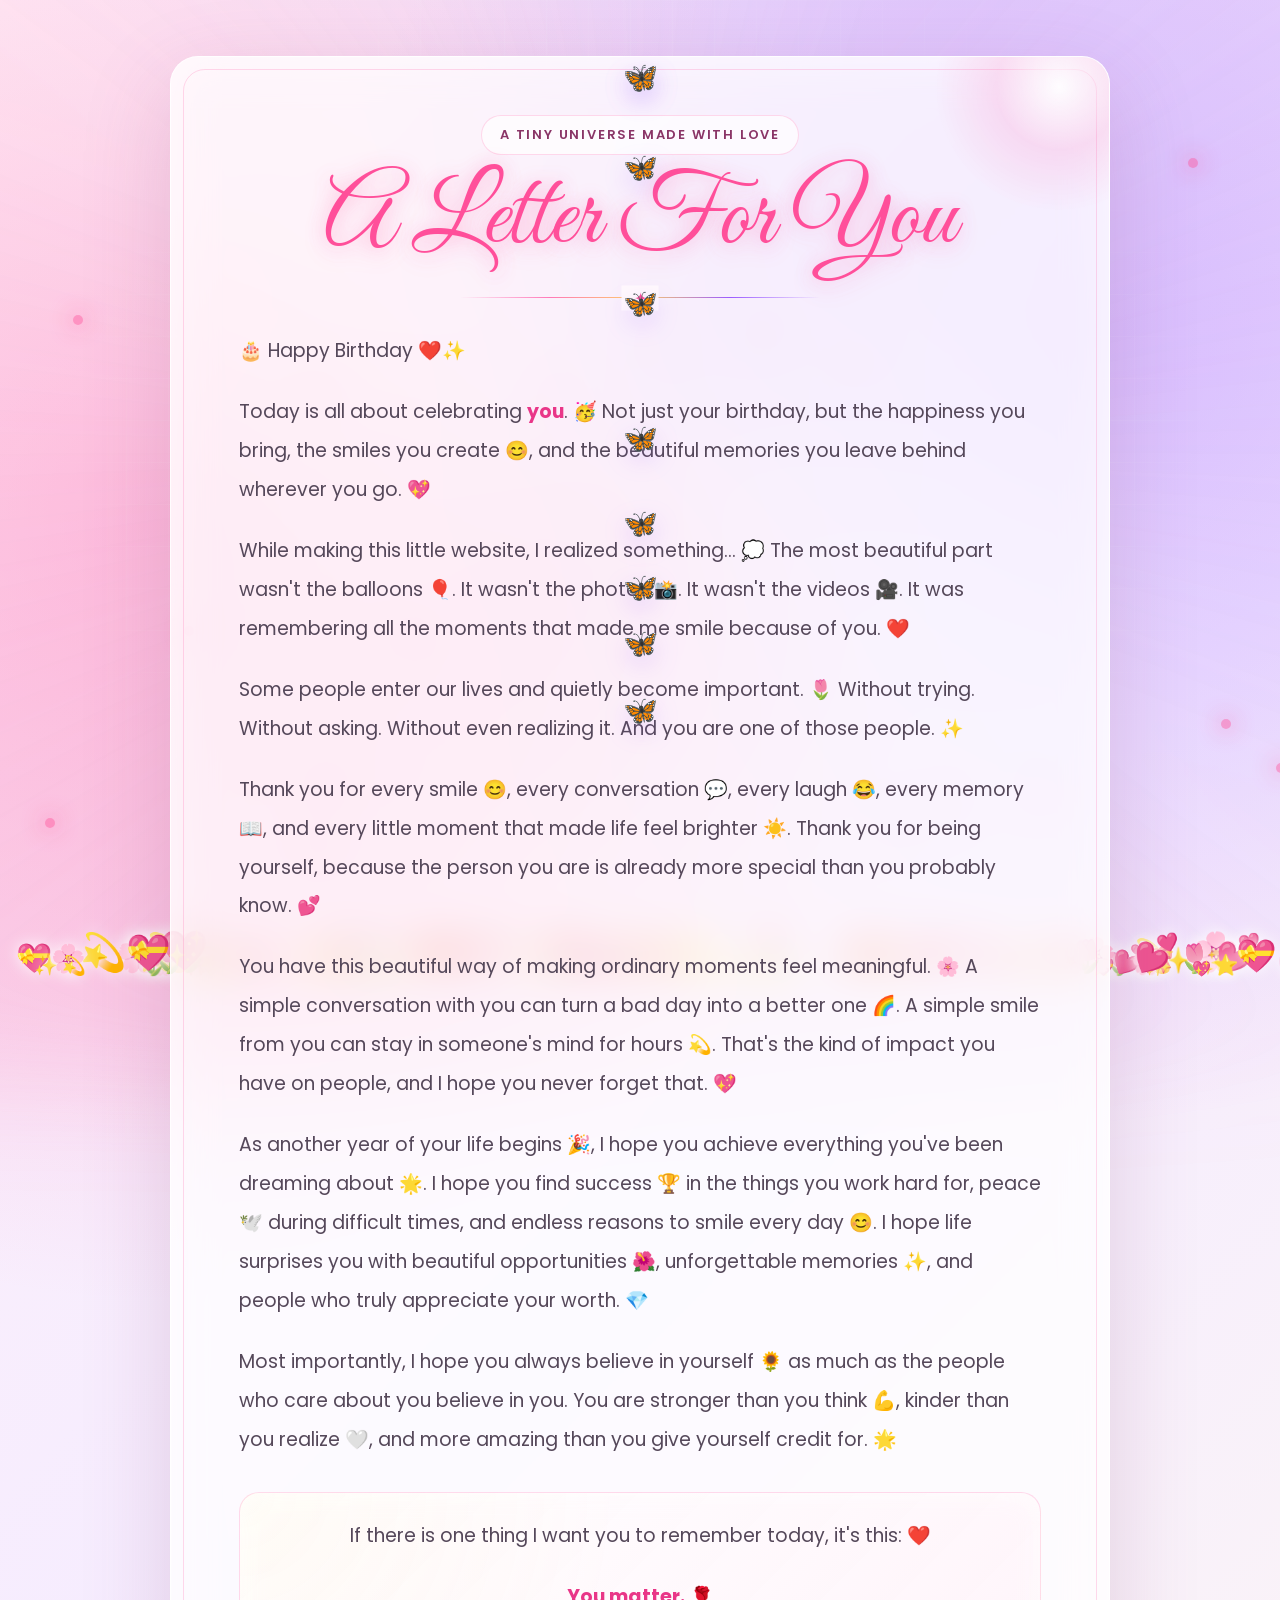
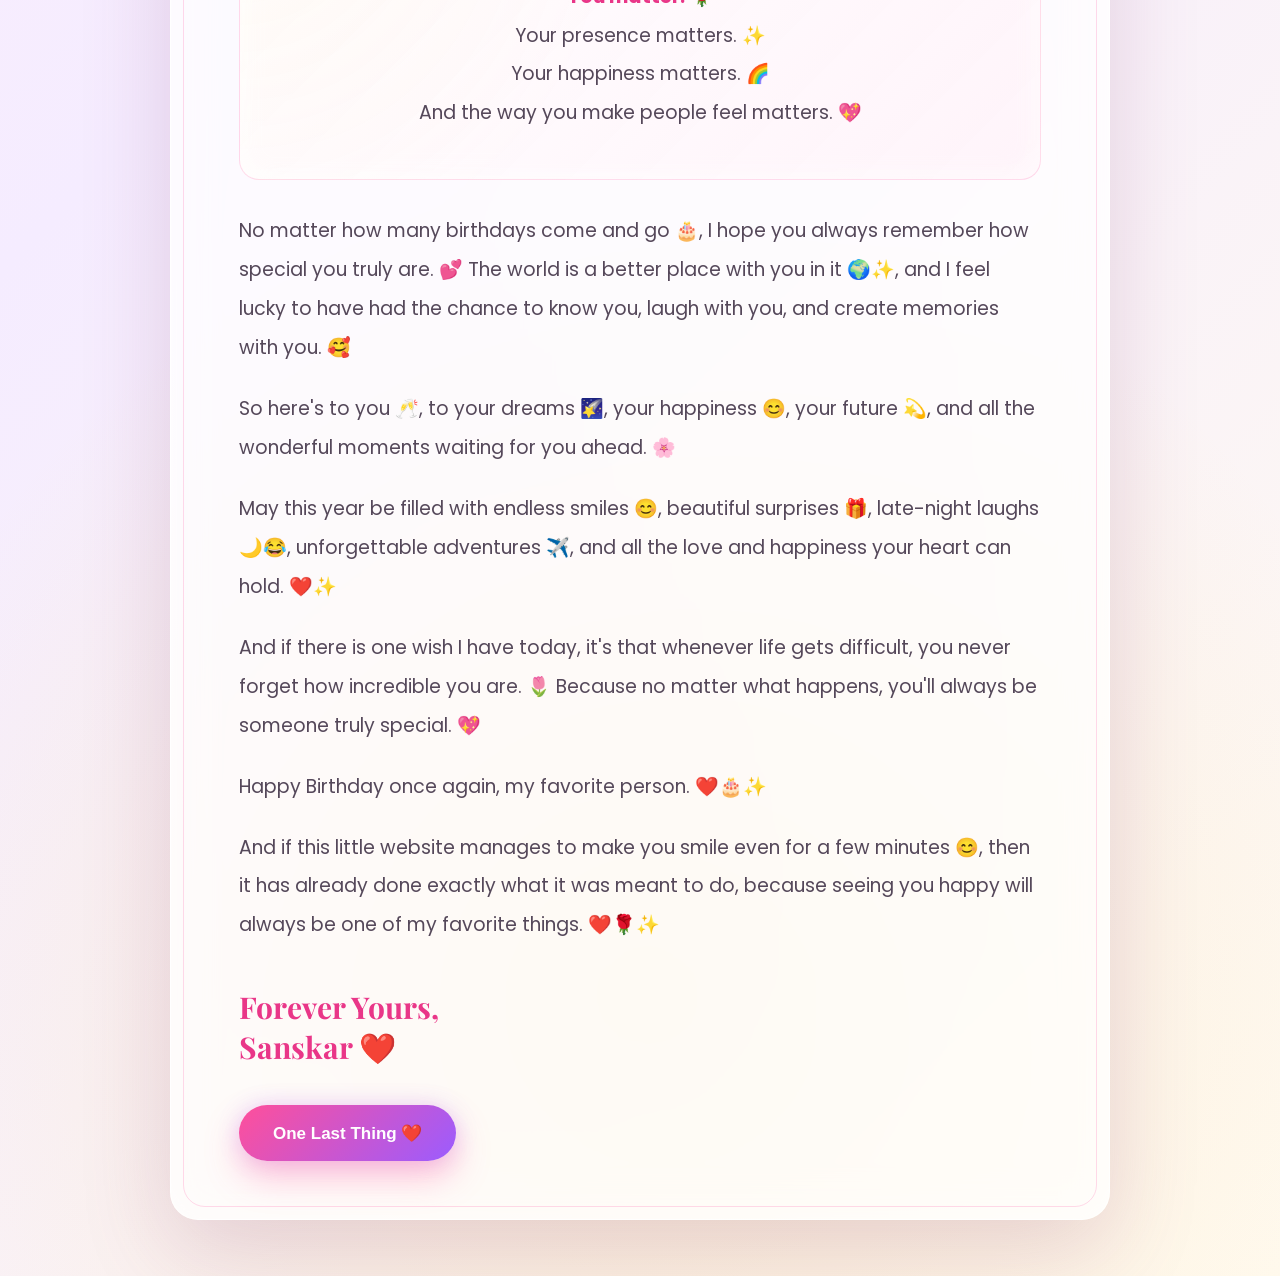
<file: letter.html>
<!DOCTYPE html>
<html lang="en">
<head>
<meta charset="UTF-8" />
<meta name="viewport" content="width=device-width, initial-scale=1.0" />

<title>My Letter ❤️</title>

<link href="https://fonts.googleapis.com/css2?family=Great+Vibes&family=Playfair+Display:wght@500;700&family=Poppins:wght@300;400;500;600&display=swap" rel="stylesheet">

<style>
* {
  margin: 0;
  padding: 0;
  box-sizing: border-box;
}

:root {
  --pink: #ff4f9a;
  --rose: #ff7ab8;
  --violet: #9b5cff;
  --gold: #ffd166;
  --text: #4b3f50;
  --glass: rgba(255, 255, 255, 0.72);
}

body {
  min-height: 100vh;
  font-family: "Poppins", sans-serif;
  overflow-x: hidden;
  color: var(--text);
  display: flex;
  justify-content: center;
  align-items: center;
  padding: 56px 18px;
  background:
    radial-gradient(circle at 12% 18%, rgba(255, 122, 184, 0.38), transparent 30%),
    radial-gradient(circle at 86% 12%, rgba(155, 92, 255, 0.28), transparent 28%),
    radial-gradient(circle at 50% 90%, rgba(255, 209, 102, 0.22), transparent 30%),
    linear-gradient(135deg, #fff1f8, #f5ecff 45%, #fffaf0);
}

body::before {
  content: "";
  position: fixed;
  inset: 0;
  pointer-events: none;
  background-image:
    linear-gradient(rgba(255,255,255,0.35) 1px, transparent 1px),
    linear-gradient(90deg, rgba(255,255,255,0.35) 1px, transparent 1px);
  background-size: 42px 42px;
  mask-image: radial-gradient(circle, black, transparent 78%);
}

.aurora {
  position: fixed;
  inset: -20%;
  pointer-events: none;
  background:
    conic-gradient(from 120deg, transparent, rgba(255, 79, 154, 0.18), transparent, rgba(155, 92, 255, 0.16), transparent);
  filter: blur(55px);
  animation: auroraMove 18s ease-in-out infinite alternate;
}

@keyframes auroraMove {
  from { transform: rotate(0deg) scale(1); }
  to { transform: rotate(18deg) scale(1.12); }
}

.letter {
  width: min(940px, 100%);
  position: relative;
  z-index: 2;
  padding: 58px clamp(24px, 6vw, 68px);
  border-radius: 28px;
  background: var(--glass);
  border: 1px solid rgba(255, 255, 255, 0.86);
  box-shadow:
    0 30px 90px rgba(141, 64, 121, 0.2),
    inset 0 0 45px rgba(255, 255, 255, 0.56);
  backdrop-filter: blur(22px);
  overflow: hidden;
}

.letter::before {
  content: "";
  position: absolute;
  inset: 12px;
  border-radius: 22px;
  border: 1px solid rgba(255, 122, 184, 0.28);
  pointer-events: none;
}

.letter::after {
  content: "";
  position: absolute;
  width: 260px;
  height: 260px;
  top: -100px;
  right: -80px;
  border-radius: 50%;
  background: radial-gradient(circle, rgba(255,255,255,0.85), rgba(255,122,184,0.18), transparent 68%);
  pointer-events: none;
}

.badge {
  width: max-content;
  max-width: 100%;
  margin: 0 auto 18px;
  padding: 9px 18px;
  border-radius: 999px;
  color: #8a3567;
  font-size: 13px;
  font-weight: 600;
  letter-spacing: 1.8px;
  text-transform: uppercase;
  background: rgba(255, 255, 255, 0.68);
  border: 1px solid rgba(255, 122, 184, 0.28);
}

h1 {
  font-family: "Great Vibes", cursive;
  text-align: center;
  color: var(--pink);
  margin-bottom: 30px;
  font-size: clamp(3.4rem, 9vw, 6.2rem);
  line-height: 0.95;
  font-weight: 400;
  text-shadow:
    0 0 18px rgba(255, 79, 154, 0.28),
    0 8px 24px rgba(255, 79, 154, 0.18);
}

.divider {
  width: min(360px, 76%);
  height: 1px;
  margin: 0 auto 34px;
  background: linear-gradient(90deg, transparent, var(--rose), var(--gold), var(--violet), transparent);
  position: relative;
}

.divider::after {
  content: "✦";
  position: absolute;
  left: 50%;
  top: 50%;
  transform: translate(-50%, -50%);
  color: var(--pink);
  background: rgba(255, 249, 253, 0.95);
  padding: 0 12px;
}

.content {
  position: relative;
  z-index: 1;
  line-height: 2.05;
  font-size: clamp(16px, 2.4vw, 19px);
  color: #55485a;
}

.content p {
  margin-bottom: 22px;
}

.content strong {
  color: #e93688;
  font-weight: 700;
}

.wish {
  margin: 32px 0;
  padding: 24px;
  border-radius: 20px;
  background:
    linear-gradient(135deg, rgba(255,255,255,0.78), rgba(255,241,248,0.72)),
    radial-gradient(circle at top left, rgba(255, 209, 102, 0.28), transparent 45%);
  border: 1px solid rgba(255, 122, 184, 0.24);
  box-shadow: inset 0 0 28px rgba(255,255,255,0.62);
  text-align: center;
}

.signature {
  margin-top: 42px;
  font-family: "Playfair Display", serif;
  font-size: clamp(22px, 4vw, 30px);
  color: #e93688;
  font-weight: 700;
}

.nextBtn {
  margin-top: 38px;
  padding: 17px 34px;
  min-height: 56px;
  border: none;
  border-radius: 999px;
  background: linear-gradient(135deg, #ff4f9a, #9b5cff);
  color: white;
  font-size: 17px;
  font-weight: 700;
  cursor: pointer;
  box-shadow:
    0 16px 34px rgba(255, 79, 154, 0.34),
    0 0 22px rgba(155, 92, 255, 0.22);
  transition: transform 0.25s ease, box-shadow 0.25s ease;
}

.nextBtn:hover {
  transform: translateY(-3px) scale(1.03);
  box-shadow:
    0 22px 45px rgba(255, 79, 154, 0.42),
    0 0 30px rgba(155, 92, 255, 0.32);
}

.float {
  position: fixed;
  left: 0;
  bottom: -80px;
  pointer-events: none;
  z-index: 1;
  animation: rise linear infinite;
  filter: drop-shadow(0 0 8px rgba(255,255,255,0.9));
}

.butterfly {
  position: fixed;
  z-index: 3;
  pointer-events: none;
  font-size: 28px;
  animation: butterflyFly ease-in-out infinite;
  filter: drop-shadow(0 8px 12px rgba(155, 92, 255, 0.22));
}

.heart-glow {
  position: fixed;
  width: 10px;
  height: 10px;
  border-radius: 50%;
  pointer-events: none;
  z-index: 0;
  background: rgba(255, 79, 154, 0.45);
  box-shadow: 0 0 22px rgba(255, 79, 154, 0.9);
  animation: pulse 3s ease-in-out infinite;
}

@keyframes rise {
  0% {
    transform: translate3d(0, 0, 0) rotate(0deg) scale(0.75);
    opacity: 0;
  }
  12% { opacity: 1; }
  100% {
    transform: translate3d(var(--drift), -115vh, 0) rotate(360deg) scale(1.18);
    opacity: 0;
  }
}

@keyframes butterflyFly {
  0% {
    transform: translate(-10vw, 90vh) rotate(-12deg);
    opacity: 0;
  }
  15% { opacity: 1; }
  50% {
    transform: translate(50vw, 38vh) rotate(16deg);
  }
  100% {
    transform: translate(110vw, 8vh) rotate(-10deg);
    opacity: 0;
  }
}

@keyframes pulse {
  0%, 100% {
    transform: scale(0.8);
    opacity: 0.35;
  }
  50% {
    transform: scale(1.8);
    opacity: 0.75;
  }
}

@media (max-width: 640px) {
  body {
    padding: 24px 12px;
    align-items: flex-start;
  }

  .letter {
    padding: 38px 22px;
    border-radius: 22px;
  }

  .content {
    line-height: 1.85;
  }

  .wish {
    padding: 18px;
  }

  .nextBtn {
    width: 100%;
  }
}
</style>
</head>

<body>

<div class="aurora"></div>

<main class="letter">
  <div class="badge">A tiny universe made with love</div>

  <h1>A Letter For You</h1>

  <div class="divider"></div>

  <div class="content">
    <p>🎂 Happy Birthday ❤️✨</p>

    <p>Today is all about celebrating <strong>you</strong>. 🥳 Not just your birthday, but the happiness you bring, the smiles you create 😊, and the beautiful memories you leave behind wherever you go. 💖</p>

    <p>While making this little website, I realized something... 💭 The most beautiful part wasn't the balloons 🎈. It wasn't the photos 📸. It wasn't the videos 🎥. It was remembering all the moments that made me smile because of you. ❤️</p>

    <p>Some people enter our lives and quietly become important. 🌷 Without trying. Without asking. Without even realizing it. And you are one of those people. ✨</p>

    <p>Thank you for every smile 😊, every conversation 💬, every laugh 😂, every memory 📖, and every little moment that made life feel brighter ☀️. Thank you for being yourself, because the person you are is already more special than you probably know. 💕</p>

    <p>You have this beautiful way of making ordinary moments feel meaningful. 🌸 A simple conversation with you can turn a bad day into a better one 🌈. A simple smile from you can stay in someone's mind for hours 💫. That's the kind of impact you have on people, and I hope you never forget that. 💖</p>

    <p>As another year of your life begins 🎉, I hope you achieve everything you've been dreaming about 🌟. I hope you find success 🏆 in the things you work hard for, peace 🕊️ during difficult times, and endless reasons to smile every day 😊. I hope life surprises you with beautiful opportunities 🌺, unforgettable memories ✨, and people who truly appreciate your worth. 💎</p>

    <p>Most importantly, I hope you always believe in yourself 🌻 as much as the people who care about you believe in you. You are stronger than you think 💪, kinder than you realize 🤍, and more amazing than you give yourself credit for. 🌟</p>

    <div class="wish">
      <p>If there is one thing I want you to remember today, it's this: ❤️</p>
      <p><strong>You matter.</strong> 🌹<br>
      Your presence matters. ✨<br>
      Your happiness matters. 🌈<br>
      And the way you make people feel matters. 💖</p>
    </div>

    <p>No matter how many birthdays come and go 🎂, I hope you always remember how special you truly are. 💕 The world is a better place with you in it 🌍✨, and I feel lucky to have had the chance to know you, laugh with you, and create memories with you. 🥰</p>

    <p>So here's to you 🥂, to your dreams 🌠, your happiness 😊, your future 💫, and all the wonderful moments waiting for you ahead. 🌸</p>

    <p>May this year be filled with endless smiles 😊, beautiful surprises 🎁, late-night laughs 🌙😂, unforgettable adventures ✈️, and all the love and happiness your heart can hold. ❤️✨</p>

    <p>And if there is one wish I have today, it's that whenever life gets difficult, you never forget how incredible you are. 🌷 Because no matter what happens, you'll always be someone truly special. 💖</p>

    <p>Happy Birthday once again, my favorite person. ❤️🎂✨</p>

    <p>And if this little website manages to make you smile even for a few minutes 😊, then it has already done exactly what it was meant to do, because seeing you happy will always be one of my favorite things. ❤️🌹✨</p>
  </div>

  <div class="signature">
    Forever Yours,<br>
    Sanskar ❤️
  </div>

  <button class="nextBtn" onclick="location.href='final.html'">
    One Last Thing ❤️
  </button>
</main>

<script>
const icons = ["✨", "💖", "🌸", "💕", "🎀", "🌷", "💫", "⭐", "💝"];

for (let i = 0; i < 120; i++) {
  const item = document.createElement("div");
  item.className = "float";
  item.textContent = icons[Math.floor(Math.random() * icons.length)];
  item.style.left = Math.random() * 100 + "%";
  item.style.fontSize = 15 + Math.random() * 24 + "px";
  item.style.animationDuration = 9 + Math.random() * 12 + "s";
  item.style.animationDelay = Math.random() * 10 + "s";
  item.style.setProperty("--drift", (Math.random() * 180 - 90) + "px");
  document.body.appendChild(item);
}

for (let i = 0; i < 9; i++) {
  const butterfly = document.createElement("div");
  butterfly.className = "butterfly";
  butterfly.textContent = "🦋";
  butterfly.style.top = Math.random() * 85 + "vh";
  butterfly.style.animationDuration = 12 + Math.random() * 10 + "s";
  butterfly.style.animationDelay = Math.random() * 12 + "s";
  document.body.appendChild(butterfly);
}

for (let i = 0; i < 18; i++) {
  const glow = document.createElement("div");
  glow.className = "heart-glow";
  glow.style.left = Math.random() * 100 + "%";
  glow.style.top = Math.random() * 100 + "%";
  glow.style.animationDelay = Math.random() * 4 + "s";
  document.body.appendChild(glow);
}
</script>

</body>
</html>
</file>
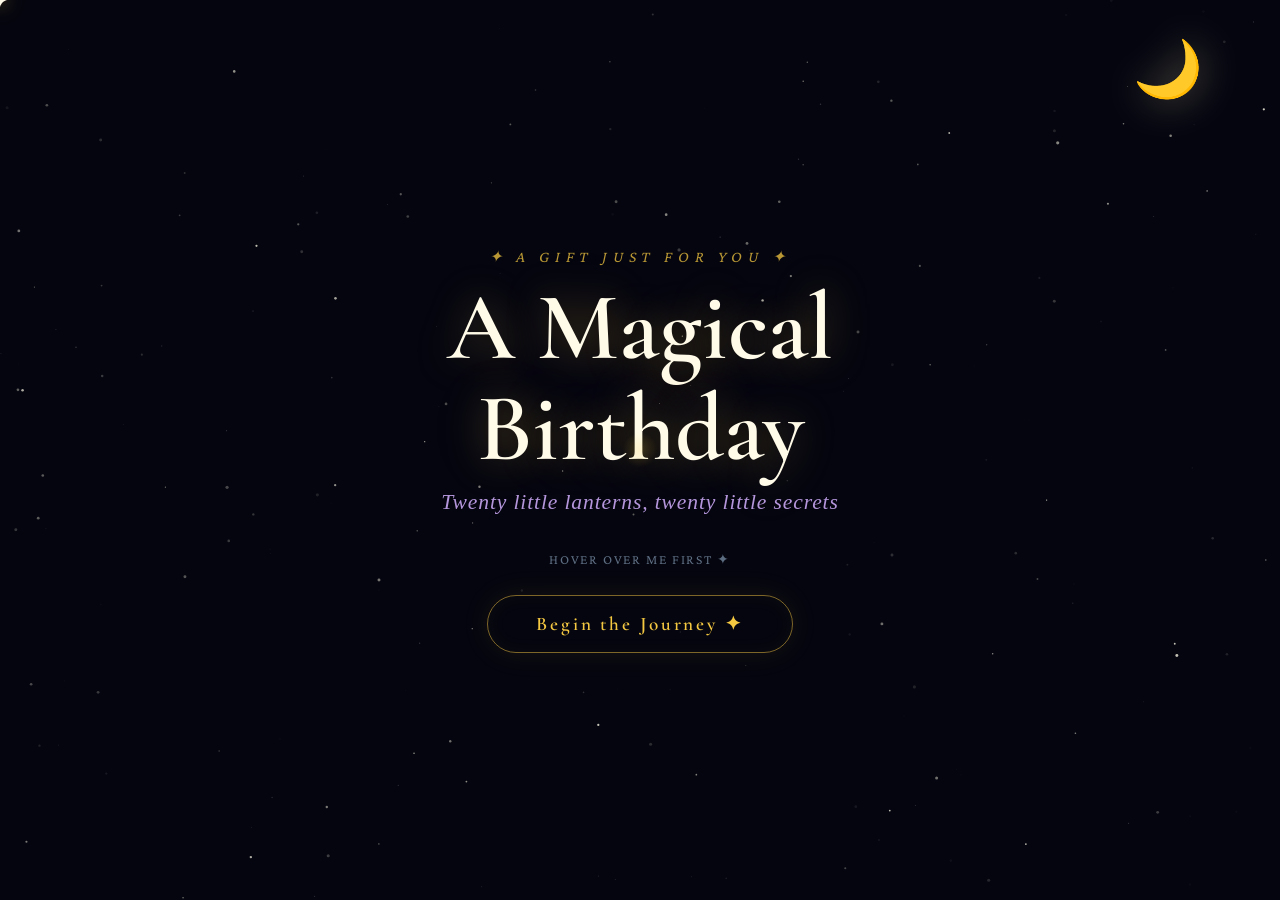
<file: twenty-balloons.html>
<!DOCTYPE html>
<html lang="en">
<head>
<meta charset="UTF-8">
<meta name="viewport" content="width=device-width, initial-scale=1.0">
<title>A Magical Birthday ✨</title>
<link href="https://fonts.googleapis.com/css2?family=Cormorant+Garamond:ital,wght@0,400;0,600;1,400;1,600&family=IM+Fell+English:ital@0;1&family=Crimson+Pro:ital,wght@0,300;0,400;1,300;1,400&display=swap" rel="stylesheet">
<style>
*{ margin:0; padding:0; box-sizing:border-box; }
:root{
  --night: #04050f;
  --deep: #080a1e;
  --star: #fffbe8;
  --gold: #f5c842;
  --rose: #ffb3c6;
  --lilac: #d4b0ff;
  --mist: #a8c4e0;
  --glow: rgba(245,200,66,.18);
}
html, body { height:100%; overflow:hidden; }
body{
  font-family:'Crimson Pro', Georgia, serif;
  background: var(--night);
  color: var(--star);
  cursor: none;
  user-select: none;
  display: flex;
  flex-direction: column;
  align-items: center;
  justify-content: center;
  min-height: 100vh;
  overflow: hidden;
  position: relative;
}
#starCanvas{ position: fixed; inset: 0; z-index: 0; pointer-events: none; }
.aurora{ position: fixed; inset: 0; z-index: 0; pointer-events: none; overflow: hidden; }
.aurora-band{
  position: absolute; width: 200%; height: 300px;
  border-radius: 50%; filter: blur(80px); opacity: 0;
  animation: auroraDrift var(--d) ease-in-out infinite var(--delay);
}
.aurora-band:nth-child(1){ background: radial-gradient(ellipse, rgba(180,100,255,.18), transparent 70%); top: 10%; left: -20%; --d: 18s; --delay: 0s; }
.aurora-band:nth-child(2){ background: radial-gradient(ellipse, rgba(80,200,255,.13), transparent 70%); top: 30%; left: 10%; --d: 22s; --delay: -6s; }
.aurora-band:nth-child(3){ background: radial-gradient(ellipse, rgba(255,150,180,.12), transparent 70%); bottom: 20%; right: -10%; --d: 16s; --delay: -10s; }
@keyframes auroraDrift{
  0%,100%{ opacity:0; transform: translateX(0) scaleY(1); }
  30%{ opacity:1; } 50%{ opacity:.7; transform: translateX(5%) scaleY(1.15); } 70%{ opacity:1; }
}

/* TITLE */
#titleScreen{
  position: relative; z-index: 10;
  display: flex; flex-direction: column; align-items: center;
  text-align: center; padding: 20px;
  animation: titleFadeIn 2s ease forwards;
}
@keyframes titleFadeIn{ 0%{ opacity:0; transform: translateY(30px); } 100%{ opacity:1; transform: translateY(0); } }
.title-eyebrow{ font-family:'Crimson Pro',serif; font-size: clamp(.85rem,2vw,1rem); font-style: italic; letter-spacing: .35em; color: var(--gold); opacity: .75; margin-bottom: 12px; text-transform: uppercase; }
.title-main{ font-family:'Cormorant Garamond', serif; font-size: clamp(2.8rem, 8vw, 6rem); font-weight: 600; line-height: 1.05; color: var(--star); text-shadow: 0 0 40px rgba(245,200,66,.35), 0 0 100px rgba(245,200,66,.12); margin-bottom: 10px; }
.title-sub{ font-family:'IM Fell English', serif; font-style: italic; font-size: clamp(1rem, 2.5vw, 1.35rem); color: var(--lilac); opacity: .85; margin-bottom: 36px; letter-spacing: .04em; }
.title-hint{ font-size: .85rem; color: var(--mist); opacity: .55; letter-spacing: .12em; text-transform: uppercase; animation: hintPulse 2.8s ease-in-out infinite; }
@keyframes hintPulse{ 0%,100%{ opacity:.55; } 50%{ opacity:.18; } }
.begin-btn{
  margin-top: 28px; padding: 16px 48px; background: transparent;
  border: 1px solid rgba(245,200,66,.5); border-radius: 999px;
  color: var(--gold); font-family:'Cormorant Garamond', serif; font-size: 1.2rem; font-weight: 600;
  letter-spacing: .15em; cursor: none; position: relative; overflow: hidden;
  transition: border-color .3s, color .3s, box-shadow .3s;
  box-shadow: 0 0 30px rgba(245,200,66,.08), inset 0 0 20px rgba(245,200,66,.04);
}
.begin-btn::before{ content:""; position:absolute; inset:0; background: radial-gradient(ellipse at center, rgba(245,200,66,.12), transparent 70%); opacity:0; transition: opacity .3s; }
.begin-btn:hover{ border-color: rgba(245,200,66,.9); color: var(--star); box-shadow: 0 0 60px rgba(245,200,66,.22), inset 0 0 30px rgba(245,200,66,.1); }
.begin-btn:hover::before{ opacity:1; }

/* STAR REVEAL */
#starReveal{ position: fixed; inset: 0; z-index: 500; background: var(--night); pointer-events: none; opacity: 0; display: none; }
#starReveal.active{ display: block; animation: revealBurst .5s ease forwards; }
@keyframes revealBurst{ 0%{ opacity:1; } 100%{ opacity:0; } }

/* GAME SCREEN */
#gameScreen{
  position: fixed; inset: 0; z-index: 10;
  display: none; flex-direction: column; align-items: center; justify-content: center;
  padding: 12px 16px 16px; overflow: hidden;
}
#gameScreen.active{ display: flex; }

.prog-wrap{ width: 100%; max-width: 420px; display: flex; flex-direction: column; align-items: center; margin-bottom: 12px; flex-shrink: 0; }
.prog-label{ font-size: .78rem; letter-spacing: .2em; text-transform: uppercase; color: var(--gold); opacity: .6; margin-bottom: 8px; }
.prog-track{ width: 100%; height: 2px; background: rgba(255,255,255,.08); border-radius: 999px; overflow: visible; position: relative; }
.prog-fill{ height: 100%; background: linear-gradient(90deg, var(--lilac), var(--gold)); border-radius: 999px; width: 0%; transition: width 1s cubic-bezier(.25,.8,.25,1); box-shadow: 0 0 12px rgba(245,200,66,.5); position: relative; }
.prog-fill::after{ content: "✦"; position: absolute; right: -8px; top: 50%; transform: translateY(-50%); font-size: 14px; color: var(--gold); filter: drop-shadow(0 0 6px var(--gold)); animation: starSpin 3s linear infinite; }
@keyframes starSpin{ to{ transform: translateY(-50%) rotate(360deg); } }

/* LANTERN GRID */
#lanternGrid{
  display: grid;
  grid-template-columns: repeat(4, 1fr);
  gap: clamp(5px, 1.2vw, 14px);
  width: 100%;
  max-width: min(540px, 95vw);
  flex-shrink: 0;
}

.lantern{
  height: calc((100vh - 100px) / 5 - clamp(5px, 1.2vw, 14px));
  max-height: 140px;
  border-radius: 50% 50% 46% 46% / 40% 40% 60% 60%;
  position: relative;
  cursor: none;
  transition: transform .25s cubic-bezier(.34,1.56,.64,1), filter .25s;
  animation: lanternSway var(--sway) ease-in-out infinite;
  animation-delay: var(--sdelay);
  transform-origin: top center;
  display: flex; flex-direction: column;
}
.lantern:hover{ transform: scale(1.07) translateY(-4px); filter: brightness(1.3); }
@keyframes lanternSway{ 0%,100%{ transform: rotate(-4deg); } 50%{ transform: rotate(4deg); } }

.lantern-body{
  flex: 1;
  border-radius: 50% 50% 46% 46% / 40% 40% 60% 60%;
  background: var(--lcolor);
  position: relative; overflow: hidden;
  box-shadow: 0 0 30px var(--lglow), 0 0 60px var(--lglow2), inset -8px -10px 20px rgba(0,0,0,.25), inset 4px 4px 16px rgba(255,255,255,.18);
}
.lantern-body::before{ content:""; position: absolute; width: 35%; height: 50%; left: 15%; top: 12%; border-radius: 50%; background: rgba(255,255,255,.32); filter: blur(4px); }
.lantern-body::after{ content:""; position: absolute; inset: 0; background: repeating-linear-gradient(90deg, transparent, transparent 30%, rgba(0,0,0,.08) 30%, rgba(0,0,0,.08) 34%); }
.lantern-num{ position: absolute; inset: 0; display: flex; align-items: center; justify-content: center; font-family: 'Cormorant Garamond', serif; font-size: clamp(.8rem, 1.8vw, 1.5rem); font-weight: 600; color: rgba(255,255,255,.9); text-shadow: 0 0 12px rgba(255,255,255,.5); z-index: 2; }
.lantern-string{ width: 1px; height: 16px; background: linear-gradient(rgba(255,255,255,.4), rgba(255,255,255,.1)); margin: 0 auto; flex-shrink: 0; }
.lantern-tassel{ width: 14px; height: 7px; margin: 0 auto; display: flex; gap: 2px; justify-content: center; flex-shrink: 0; }
.tassel-strand{ width: 1.5px; border-radius: 999px; background: linear-gradient(var(--lcolor), transparent); animation: tasselWave 2s ease-in-out infinite; }
.tassel-strand:nth-child(2){ animation-delay: .15s; height: 10px; }
.tassel-strand:nth-child(3){ animation-delay: .08s; }
@keyframes tasselWave{ 0%,100%{ transform: rotate(-8deg); } 50%{ transform: rotate(8deg); } }

.lantern.popped .lantern-body{ animation: lanternPop .35s cubic-bezier(.36,.07,.19,.97) forwards; }
@keyframes lanternPop{ 0%{ transform: scale(1); opacity:1; } 30%{ transform: scale(1.22); } 100%{ transform: scale(0); opacity:0; } }

/* SPARKS */
.spark{ position: fixed; pointer-events:none; z-index:300; width: var(--sz); height: var(--sz); border-radius: 50%; background: var(--sc); box-shadow: 0 0 8px var(--sc), 0 0 16px var(--sc); transform: translate(-50%,-50%); animation: sparkFly var(--sd) ease-out forwards; }
@keyframes sparkFly{ 0%{ transform: translate(-50%,-50%) scale(1); opacity:1; } 100%{ transform: translate(calc(-50% + var(--sx)), calc(-50% + var(--sy))) scale(0); opacity:0; } }
.sparkle-char{ position: fixed; pointer-events:none; z-index:300; font-size: var(--fs); transform: translate(-50%,-50%); animation: sparkleChar var(--sd) ease-out forwards; filter: drop-shadow(0 0 6px var(--sc)); }
@keyframes sparkleChar{ 0%{ transform: translate(-50%,-50%) scale(.5) rotate(0deg); opacity:1; } 100%{ transform: translate(calc(-50% + var(--sx)), calc(-50% + var(--sy))) scale(1.4) rotate(var(--sr)); opacity:0; } }

/* SCROLL */
#scrollOverlay{ position: fixed; inset: 0; z-index: 400; display: none; align-items: center; justify-content: center; background: rgba(4,5,15,.75); backdrop-filter: blur(10px); animation: overlayIn .4s ease forwards; }
@keyframes overlayIn{ 0%{ opacity:0; } 100%{ opacity:1; } }
#scrollOverlay.active{ display:flex; }
.scroll-paper{ position: relative; width: min(88vw, 520px); animation: scrollUnroll .7s cubic-bezier(.34,1.4,.64,1) forwards; transform-origin: top center; }
@keyframes scrollUnroll{ 0%{ transform: scaleY(.05) translateY(-40px); opacity:0; } 60%{ opacity:1; } 100%{ transform: scaleY(1) translateY(0); opacity:1; } }
.scroll-top, .scroll-bottom{ height: 22px; background: linear-gradient(90deg, #c9973a, #f0c84a, #c9973a); border-radius: 999px; box-shadow: 0 4px 18px rgba(200,150,40,.4), 0 0 30px rgba(200,150,40,.2); position: relative; z-index: 2; }
.scroll-top::before, .scroll-top::after, .scroll-bottom::before, .scroll-bottom::after{ content:""; position:absolute; top:50%; transform: translateY(-50%); width:28px; height:28px; border-radius:50%; background: linear-gradient(135deg,#f5d060,#c9973a); box-shadow: 0 2px 10px rgba(0,0,0,.4); }
.scroll-top::before, .scroll-bottom::before{ left: -8px; }
.scroll-top::after, .scroll-bottom::after{ right: -8px; }
.scroll-body{ background: linear-gradient(180deg, #fffdf2, #fdf6e0); padding: 32px 36px; position: relative; z-index: 1; border-left: 3px solid rgba(200,150,40,.25); border-right: 3px solid rgba(200,150,40,.25); overflow: hidden; }
.scroll-body::before{ content:""; position:absolute; inset:0; background: repeating-linear-gradient(transparent, transparent 27px, rgba(180,140,80,.12) 27px, rgba(180,140,80,.12) 28px); pointer-events:none; }
.scroll-num{ font-family:'Cormorant Garamond',serif; font-size:.78rem; letter-spacing:.25em; text-transform:uppercase; color: #a0855a; margin-bottom:8px; text-align:center; }
.scroll-title{ font-family:'Cormorant Garamond',serif; font-size:clamp(1.4rem,4vw,2rem); font-weight:600; color: #3a2a10; text-align:center; margin-bottom:18px; line-height:1.2; }
.scroll-text{ font-family:'Crimson Pro',serif; font-size: clamp(1rem, 2.5vw, 1.2rem); color: #4a3520; line-height:1.9; text-align:center; position:relative; z-index:1; min-height:50px; }
.scroll-cursor{ display:inline-block; width:1.5px; height:1em; background:#a07030; margin-left:1px; vertical-align:middle; animation: inkBlink .7s steps(1) infinite; }
@keyframes inkBlink{ 0%,100%{opacity:1;} 50%{opacity:0;} }
.scroll-deco{ text-align:center; font-size:1.3rem; margin-top:14px; color:#c9973a; letter-spacing:.4em; opacity:.6; }
.scroll-btn{ display:block; margin:22px auto 0; padding:13px 40px; background: linear-gradient(135deg,#f5c842,#c9973a); border:none; border-radius:999px; font-family:'Cormorant Garamond',serif; font-size:1.1rem; font-weight:600; color:#2a1800; cursor:none; letter-spacing:.08em; box-shadow: 0 8px 28px rgba(200,150,40,.35); transition:transform .25s, box-shadow .25s, opacity .4s .1s, transform .4s .1s; position:relative; overflow:hidden; z-index:1; }
.scroll-btn::before{ content:""; position:absolute; inset:0; background:linear-gradient(90deg,transparent,rgba(255,255,255,.3),transparent); transform:translateX(-100%); transition:transform .5s ease; }
.scroll-btn:hover{ transform:translateY(-2px); box-shadow:0 14px 36px rgba(200,150,40,.5); }
.scroll-btn:hover::before{ transform:translateX(100%); }

/* FINAL */
#finalScreen{ position:fixed; inset:0; z-index:600; display:none; flex-direction:column; align-items:center; justify-content:center; text-align:center; padding:20px; background: radial-gradient(circle at 50% 40%, rgba(245,200,66,.1), transparent 60%), var(--night); }
#finalScreen.active{ display:flex; }
.final-inner{ animation:finalReveal 1.2s cubic-bezier(.34,1.4,.64,1) forwards; opacity:0; }
@keyframes finalReveal{ 0%{ opacity:0; transform:scale(.6) translateY(40px); } 100%{ opacity:1; transform:scale(1) translateY(0); } }
.final-emoji{ font-size:clamp(3rem,10vw,6rem); margin-bottom:14px; display:block; animation:heartbeat 1.4s ease-in-out infinite; }
@keyframes heartbeat{ 0%,100%{ transform:scale(1); } 14%{ transform:scale(1.18); } 28%{ transform:scale(1); } 42%{ transform:scale(1.1); } }
.final-title{ font-family:'Cormorant Garamond',serif; font-size:clamp(2.5rem,9vw,5.5rem); font-weight:600; background:linear-gradient(135deg,var(--gold),var(--rose),var(--lilac),var(--gold)); background-size:300%; -webkit-background-clip:text; -webkit-text-fill-color:transparent; animation:shimmerText 4s linear infinite; line-height:1.1; margin-bottom:14px; }
@keyframes shimmerText{ 0%{background-position:0%} 100%{background-position:300%} }
.final-msg{ font-family:'IM Fell English',serif; font-style:italic; font-size:clamp(1.1rem,3vw,1.5rem); color:var(--rose); opacity:.9; max-width:480px; line-height:1.7; }
.celebration-btn{
  margin-top: 36px; padding: 16px 52px; background: linear-gradient(135deg, #f5c842, #ff6b9d, #d4b0ff);
  background-size: 200%; border: none; border-radius: 999px;
  font-family:'Cormorant Garamond', serif; font-size: 1.2rem; font-weight: 600;
  color: #1a0a00; cursor: none; letter-spacing: .1em;
  box-shadow: 0 8px 40px rgba(245,200,66,.35), 0 0 60px rgba(255,107,157,.2);
  animation: btnShimmer 3s ease infinite, btnFloat 2.5s ease-in-out infinite;
  transition: box-shadow .25s;
}
.celebration-btn:hover{
  box-shadow: 0 16px 60px rgba(245,200,66,.5), 0 0 80px rgba(255,107,157,.35);
}
@keyframes btnShimmer{ 0%{background-position:0%} 100%{background-position:200%} }
@keyframes btnFloat{ 0%,100%{transform:translateY(0);} 50%{transform:translateY(-6px);} }

/* CURSOR */
#cursorStar{ position:fixed; top:0; left:0; pointer-events:none; z-index:9999; transform:translate(-50%,-50%); font-size:18px; filter:drop-shadow(0 0 8px rgba(245,200,66,.8)) drop-shadow(0 0 16px rgba(245,200,66,.4)); transition:transform .08s; }
#cursorGlow{ position:fixed; top:0; left:0; pointer-events:none; z-index:9998; width:36px; height:36px; border-radius:50%; background:radial-gradient(circle, rgba(245,200,66,.18), transparent 70%); transform:translate(-50%,-50%); }
.cursor-trail{ position:fixed; pointer-events:none; z-index:9997; transform:translate(-50%,-50%); animation:trailDust .7s ease-out forwards; font-size:var(--ts); }
@keyframes trailDust{ 0%{ opacity:.8; transform:translate(-50%,-50%) scale(.5); } 100%{ opacity:0; transform:translate(-50%,-90%) scale(1.2); } }

.moon{ position:fixed; top:4%; right:6%; z-index:2; pointer-events:none; font-size:clamp(2rem,5vw,3.5rem); filter:drop-shadow(0 0 20px rgba(255,240,180,.4)); animation:moonFloat 8s ease-in-out infinite; }
@keyframes moonFloat{ 0%,100%{transform:translateY(0) rotate(-8deg);} 50%{transform:translateY(-12px) rotate(-4deg);} }

@media(max-width:560px){
  #lanternGrid{ gap:6px; }
  body{ cursor:auto; }
  #cursorStar,#cursorGlow{ display:none; }
  .begin-btn,.scroll-btn,.lantern,.celebration-btn{ cursor:pointer; }
}
</style>
</head>
<body>

<canvas id="starCanvas"></canvas>
<div class="aurora">
  <div class="aurora-band"></div>
  <div class="aurora-band"></div>
  <div class="aurora-band"></div>
</div>
<div class="moon">🌙</div>

<div id="titleScreen">
  <div class="title-eyebrow">✦ a gift just for you ✦</div>
  <h1 class="title-main">A Magical<br>Birthday</h1>
  <p class="title-sub">Twenty little lanterns, twenty little secrets</p>
  <div class="title-hint">hover over me first ✦</div>
  <button class="begin-btn" onclick="beginJourney()">Begin the Journey ✦</button>
</div>

<div id="starReveal"></div>

<div id="gameScreen">
  <div class="prog-wrap">
    <div class="prog-label" id="progLabel">Lantern 1 of 20</div>
    <div class="prog-track"><div class="prog-fill" id="progFill"></div></div>
  </div>
  <div id="lanternGrid"></div>
</div>

<div id="scrollOverlay">
  <div class="scroll-paper" id="scrollPaper">
    <div class="scroll-top"></div>
    <div class="scroll-body">
      <div class="scroll-num" id="scrollNum">✦ I ✦</div>
      <div class="scroll-title" id="scrollTitle">A Birthday Wish</div>
      <p class="scroll-text" id="scrollText"></p>
      <div class="scroll-deco">❧ ✦ ❧</div>
    </div>
    <div class="scroll-bottom"></div>
    <button class="scroll-btn" id="scrollBtn" onclick="nextLantern()">Light the next lantern ✦</button>
  </div>
</div>

<div id="finalScreen">
  <div class="final-inner" id="finalInner">
    <span class="final-emoji">✨💖✨</span>
    <h2 class="final-title">Happy Birthday,<br>My Love</h2>
    <p class="final-msg">Every star in the sky tonight is a wish for your happiness. You are my favourite magic in the whole universe. 💫</p>
    <button class="celebration-btn" onclick="window.location.href='celebration.html'">Continue the Celebration ✨</button>
  </div>
</div>

<div id="cursorStar">✦</div>
<div id="cursorGlow"></div>

<script>
const lanternMessages = [
  { title: "The Beginning", text: "Every great story starts with a single spark — and mine started the moment I met you. 🌟" },
  { title: "Your Smile", text: "Your smile could light up every lantern in this sky without even trying. It's my favourite thing." },
  { title: "A Soft Wish", text: "I wish you mornings that feel like magic and evenings that feel like coming home." },
  { title: "The Little Things", text: "It's the little things you do — the way you laugh, the way you care — that make you extraordinary." },
  { title: "My Favourite Place", text: "If home is a feeling, then you are my favourite place to be in all the world. 🏡" },
  { title: "You Are Rare", text: "In a universe of ordinary things, you are wonderfully, beautifully rare. Never forget that." },
  { title: "A Secret", text: "Here's a secret the stars already know: you are the most magical person I have ever met. ✨" },
  { title: "Chosen", text: "Out of every path my life could have taken, I would choose the one that led to you. Every time." },
  { title: "Your Laughter", text: "Your laughter is the best sound in any universe. I hope today fills you with so much of it. 🌙" },
  { title: "The Way You Love", text: "The way you love — fully, gently, fiercely — has changed me in the most beautiful ways." },
  { title: "A Promise", text: "I promise to keep making you laugh, to keep choosing you, and to always be in your corner. 💛" },
  { title: "Stardust", text: "You are made of stardust and kindness and every soft and wonderful thing the universe has ever made." },
  { title: "Almost There", text: "Seven more lanterns glow ahead. Each one holds a little more love than the last. 🕯️" },
  { title: "Your Strength", text: "You carry so much grace and so much strength. I notice it every single day and it takes my breath away." },
  { title: "The Future", text: "The future looks brighter because I know you'll be in it. That's not just a wish — it's my greatest hope." },
  { title: "Simply You", text: "You don't have to be anything other than exactly who you are. That person is already more than enough. 🌸" },
  { title: "Every Day", text: "Every day you exist in this world is a reason to celebrate. Today the whole sky is lit up for you. 🌌" },
  { title: "Getting Closer", text: "Just two more lights to go. Are you ready for the final wish? The best ones are always saved for last…" },
  { title: "One More", text: "One last lantern floats up ahead, carrying the most important thing I have ever wanted to tell you. 💫" },
  { title: "Happy Birthday ❤️", text: "Happy Birthday, my love. You deserve a sky full of stars, a heart full of joy, and every dream come true. I love you. 🎉" }
];
const romanNumerals = ["I","II","III","IV","V","VI","VII","VIII","IX","X","XI","XII","XIII","XIV","XV","XVI","XVII","XVIII","XIX","XX"];
const lanternColors = [
  { color:"linear-gradient(145deg,#ff9a6c,#ff6b35)", glow:"rgba(255,107,53,.5)", glow2:"rgba(255,154,108,.2)" },
  { color:"linear-gradient(145deg,#f7c948,#e89b18)", glow:"rgba(232,155,24,.55)", glow2:"rgba(247,201,72,.2)" },
  { color:"linear-gradient(145deg,#d4b0ff,#9b59f5)", glow:"rgba(155,89,245,.5)", glow2:"rgba(212,176,255,.2)" },
  { color:"linear-gradient(145deg,#ffb3c6,#ff6b9d)", glow:"rgba(255,107,157,.5)", glow2:"rgba(255,179,198,.2)" },
  { color:"linear-gradient(145deg,#7dd3fc,#2563eb)", glow:"rgba(37,99,235,.45)", glow2:"rgba(125,211,252,.2)" },
];

let current = 0;
let popping = false;

/* STARS */
const canvas = document.getElementById("starCanvas");
const ctx = canvas.getContext("2d");
let stars = [];
function resizeCanvas(){ canvas.width=window.innerWidth; canvas.height=window.innerHeight; initStars(); }
function initStars(){
  stars=[];
  const count=Math.floor((canvas.width*canvas.height)/4800);
  for(let i=0;i<count;i++) stars.push({ x:Math.random()*canvas.width, y:Math.random()*canvas.height, r:Math.random()*1.4+.2, o:Math.random()*.7+.15, speed:Math.random()*.4+.1, phase:Math.random()*Math.PI*2 });
}
function drawStars(t){
  ctx.clearRect(0,0,canvas.width,canvas.height);
  stars.forEach(s=>{ const tw=.5+.5*Math.sin(s.phase+t*s.speed*.001); ctx.beginPath(); ctx.arc(s.x,s.y,s.r,0,Math.PI*2); ctx.fillStyle=`rgba(255,251,232,${s.o*tw})`; ctx.fill(); });
  requestAnimationFrame(drawStars);
}
resizeCanvas();
requestAnimationFrame(drawStars);
window.addEventListener("resize",resizeCanvas);

/* BUILD GRID */
function buildGrid(){
  const grid=document.getElementById("lanternGrid");
  grid.innerHTML="";
  for(let i=0;i<20;i++){
    const col=lanternColors[i%lanternColors.length];
    const sway=3+Math.random()*3+"s";
    const sd=-(Math.random()*3)+"s";
    const wrap=document.createElement("div");
    wrap.className="lantern";
    wrap.id="lantern-"+i;
    wrap.style.cssText=`--sway:${sway};--sdelay:${sd};--lcolor:${col.color};--lglow:${col.glow};--lglow2:${col.glow2};`;
    wrap.dataset.index=i;
    wrap.innerHTML=`
      <div class="lantern-string"></div>
      <div class="lantern-body"><div class="lantern-num">${romanNumerals[i]}</div></div>
      <div class="lantern-string" style="height:12px;"></div>
      <div class="lantern-tassel">
        <div class="tassel-strand" style="height:7px"></div>
        <div class="tassel-strand" style="height:10px"></div>
        <div class="tassel-strand" style="height:7px"></div>
      </div>`;
    if(i===0) wrap.addEventListener("click",()=>tapLantern(wrap,i));
    else wrap.style.opacity=".22";
    grid.appendChild(wrap);
  }
}

/* BEGIN */
function beginJourney(){
  document.getElementById("titleScreen").style.display="none";
  buildGrid();
  document.getElementById("gameScreen").classList.add("active");
  const rev=document.getElementById("starReveal");
  rev.classList.add("active");
  setTimeout(()=>{ rev.style.display="none"; },500);
}

/* TAP */
function tapLantern(el,idx){
  if(popping) return;
  popping=true;
  const rect=el.getBoundingClientRect();
  const cx=rect.left+rect.width/2, cy=rect.top+rect.height/2;
  burstSparks(cx,cy,lanternColors[idx%lanternColors.length].glow);
  el.classList.add("popped");
  setTimeout(()=>showScroll(idx),400);
}

/* SPARKS */
function burstSparks(cx,cy,baseColor){
  const sparkColors=["#f5c842","#ffb3c6","#d4b0ff","#7dd3fc","#ffffff","#ff9a6c"];
  const chars=["✦","✧","⋆","·","*","✺","◈"];
  for(let i=0;i<30;i++){
    const sp=document.createElement("div");
    sp.className="spark";
    const angle=Math.PI*2*i/30+(Math.random()-.5)*.8;
    const dist=60+Math.random()*130;
    const sc=sparkColors[Math.floor(Math.random()*sparkColors.length)];
    Object.assign(sp.style,{ left:cx+"px", top:cy+"px", "--sz":(4+Math.random()*8)+"px", "--sc":sc, "--sx":Math.cos(angle)*dist+"px", "--sy":Math.sin(angle)*dist+(20+Math.random()*60)+"px", "--sd":(.3+Math.random()*.45)+"s" });
    document.body.appendChild(sp);
    setTimeout(()=>sp.remove(),700);
  }
  for(let i=0;i<18;i++){
    const sc=document.createElement("div");
    sc.className="sparkle-char";
    const angle=Math.PI*2*i/18+(Math.random()-.5)*1.2;
    const dist=40+Math.random()*160;
    const col=sparkColors[Math.floor(Math.random()*sparkColors.length)];
    sc.innerHTML=chars[Math.floor(Math.random()*chars.length)];
    Object.assign(sc.style,{ left:cx+"px", top:cy+"px", "--fs":(12+Math.random()*14)+"px", "--sc":col, "--sx":Math.cos(angle)*dist+"px", "--sy":Math.sin(angle)*dist+(10+Math.random()*80)+"px", "--sr":(Math.random()*720-360)+"deg", "--sd":(.4+Math.random()*.5)+"s" });
    document.body.appendChild(sc);
    setTimeout(()=>sc.remove(),900);
  }
}

/* SCROLL */
function showScroll(idx){
  const data=lanternMessages[idx];
  document.getElementById("scrollNum").textContent=`✦ ${romanNumerals[idx]} ✦`;
  document.getElementById("scrollTitle").textContent=data.title;
  document.getElementById("scrollText").textContent="";

  const isLast=(idx===19);
  const btn=document.getElementById("scrollBtn");
  btn.textContent=isLast ? "Finish the journey 🌙" : "Light the next lantern ✦";
  btn.style.opacity="0";
  btn.style.transform="translateY(10px)";

  const overlay=document.getElementById("scrollOverlay");
  overlay.classList.add("active");
  const paper=document.getElementById("scrollPaper");
  paper.style.animation="none"; void paper.offsetWidth; paper.style.animation="";

  setTimeout(()=>{
    typewrite(document.getElementById("scrollText"),data.text,32,()=>{
      btn.style.opacity="1"; btn.style.transform="translateY(0)";
    });
  },700);
}

function typewrite(el,text,speed,cb){
  el.innerHTML=""; let i=0;
  const cursor=document.createElement("span");
  cursor.className="scroll-cursor";
  el.appendChild(cursor);
  function tick(){ if(i<text.length){ cursor.insertAdjacentText("beforebegin",text[i++]); setTimeout(tick,speed+Math.random()*18); } else { setTimeout(()=>cursor.remove(),600); if(cb) cb(); } }
  tick();
}

/* ── FIXED nextLantern ── */
function nextLantern(){
  document.getElementById("scrollOverlay").classList.remove("active");
  popping = false;

  // If we just finished the LAST lantern (index 19), go to final screen
  if(current === 19){
    setTimeout(()=>showFinal(), 300);
    return;
  }

  // Dim the lantern we just popped
  const prev = document.getElementById("lantern-" + current);
  if(prev){ prev.style.opacity=".12"; prev.style.filter="grayscale(.7)"; }

  // Advance to the next lantern
  current++;

  // Activate the next lantern
  const next = document.getElementById("lantern-" + current);
  if(next){
    next.style.opacity = "1";
    next.style.filter = "";
    // Add click listener once
    next.addEventListener("click", ()=>tapLantern(next, current), { once: true });
    // Burst sparks to draw attention
    setTimeout(()=>{
      const r = next.getBoundingClientRect();
      burstSparks(r.left+r.width/2, r.top+r.height/2, "#f5c842");
    }, 200);
  }

  // Update progress bar
  document.getElementById("progLabel").textContent = `Lantern ${current+1} of 20`;
  document.getElementById("progFill").style.width = ((current+1)/20*100)+"%";
}

/* FINAL */
function showFinal(){
  document.getElementById("gameScreen").classList.remove("active");
  document.getElementById("finalScreen").classList.add("active");
  for(let i=0;i<6;i++) setTimeout(()=>burstSparks(Math.random()*window.innerWidth,Math.random()*window.innerHeight*.6+window.innerHeight*.1,"#f5c842"),i*400);
}

/* CURSOR */
const cStar=document.getElementById("cursorStar"), cGlow=document.getElementById("cursorGlow");
let mx=window.innerWidth/2, my=window.innerHeight/2, gx=mx, gy=my, lastTrail=0;
const trailChars=["✦","✧","⋆","·","✺"], trailColors=["#f5c842","#d4b0ff","#ffb3c6","#7dd3fc","#ffffff"];
document.addEventListener("mousemove",e=>{
  mx=e.clientX; my=e.clientY;
  cStar.style.left=mx+"px"; cStar.style.top=my+"px";
  const now=Date.now();
  if(now-lastTrail>50){
    const t=document.createElement("div");
    t.className="cursor-trail";
    t.innerHTML=trailChars[Math.floor(Math.random()*trailChars.length)];
    t.style.cssText=`left:${mx+(Math.random()*20-10)}px;top:${my+(Math.random()*20-10)}px;--ts:${8+Math.random()*8}px;color:${trailColors[Math.floor(Math.random()*trailColors.length)]}`;
    document.body.appendChild(t);
    setTimeout(()=>t.remove(),750);
    lastTrail=now;
  }
});
(function animGlow(){ gx+=(mx-gx)*.12; gy+=(my-gy)*.12; cGlow.style.left=gx+"px"; cGlow.style.top=gy+"px"; requestAnimationFrame(animGlow); })();
document.querySelectorAll(".begin-btn,.scroll-btn,.lantern,.celebration-btn").forEach(el=>{
  el.addEventListener("mouseenter",()=>{ cStar.style.transform="translate(-50%,-50%) scale(1.8)"; cStar.style.filter="drop-shadow(0 0 14px rgba(245,200,66,1))"; });
  el.addEventListener("mouseleave",()=>{ cStar.style.transform="translate(-50%,-50%) scale(1)"; cStar.style.filter="drop-shadow(0 0 8px rgba(245,200,66,.8))"; });
});
</script>
</body>
</html>
</file>
